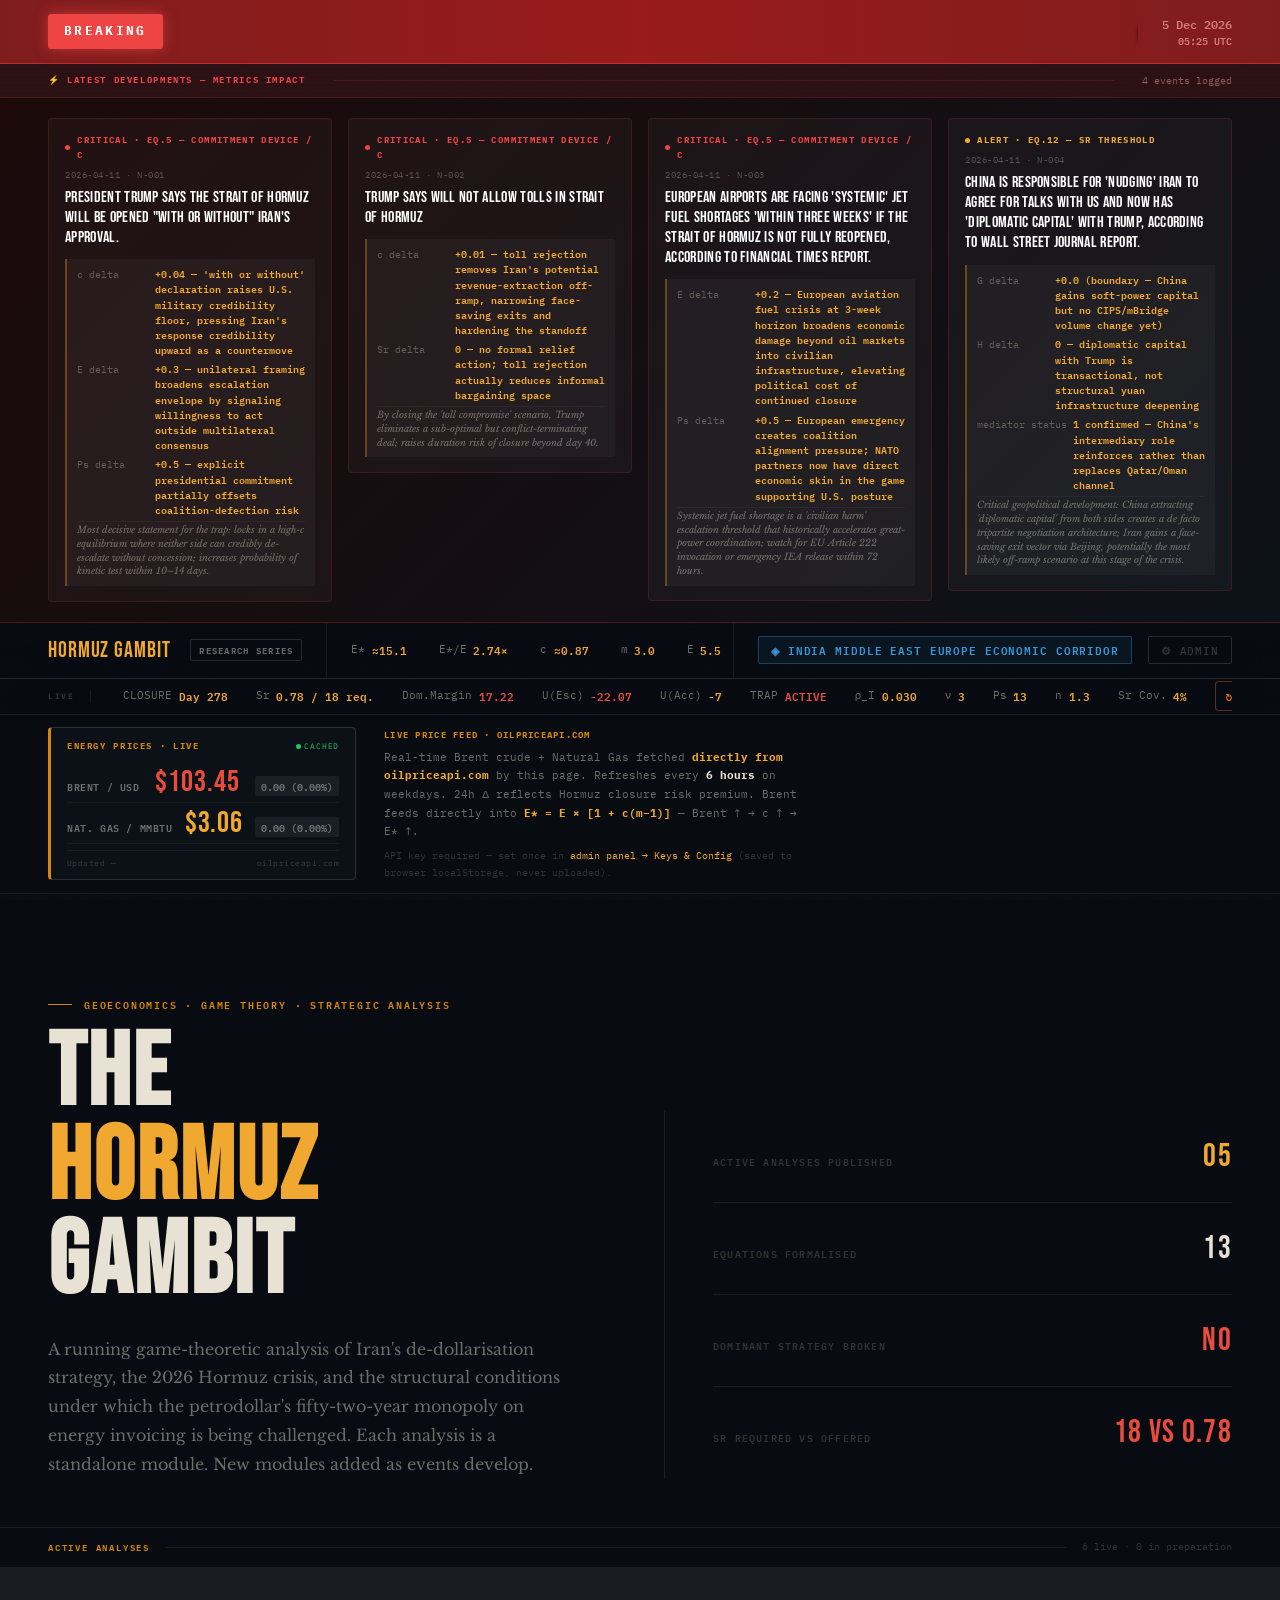
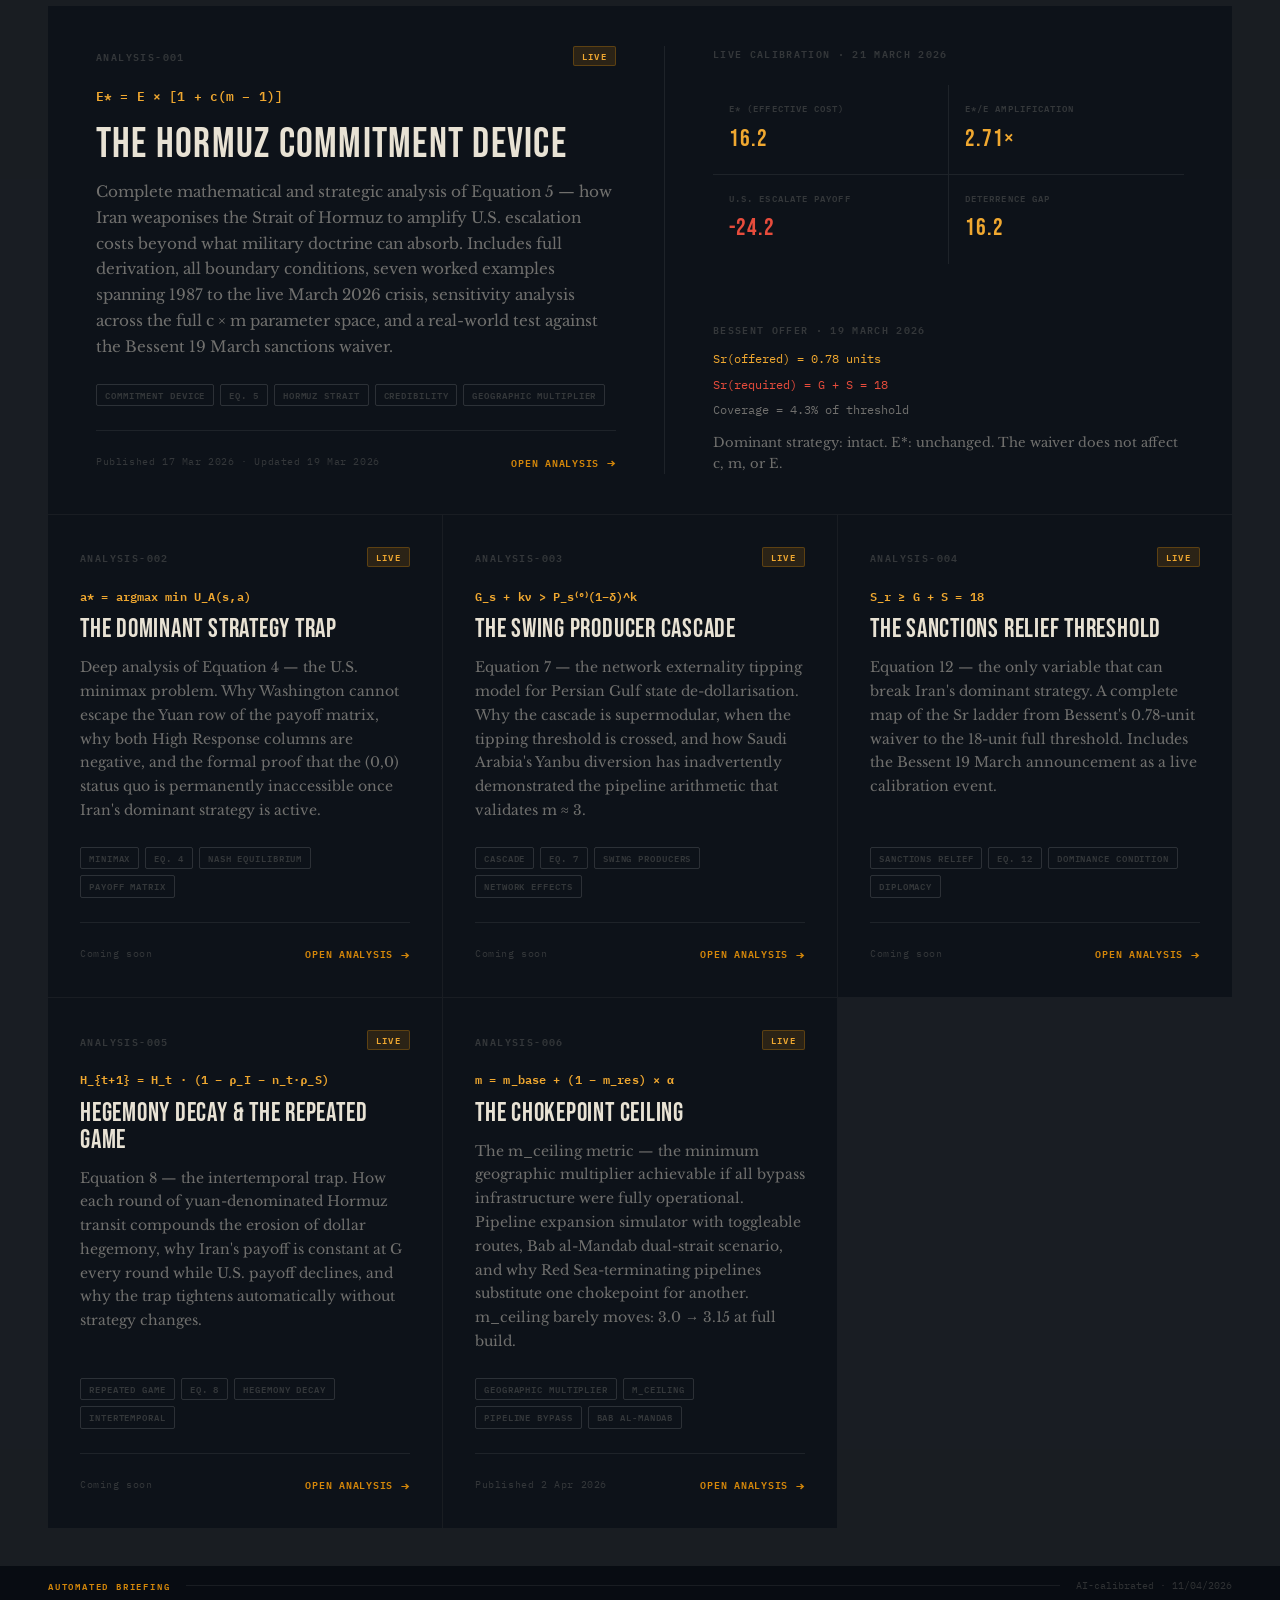
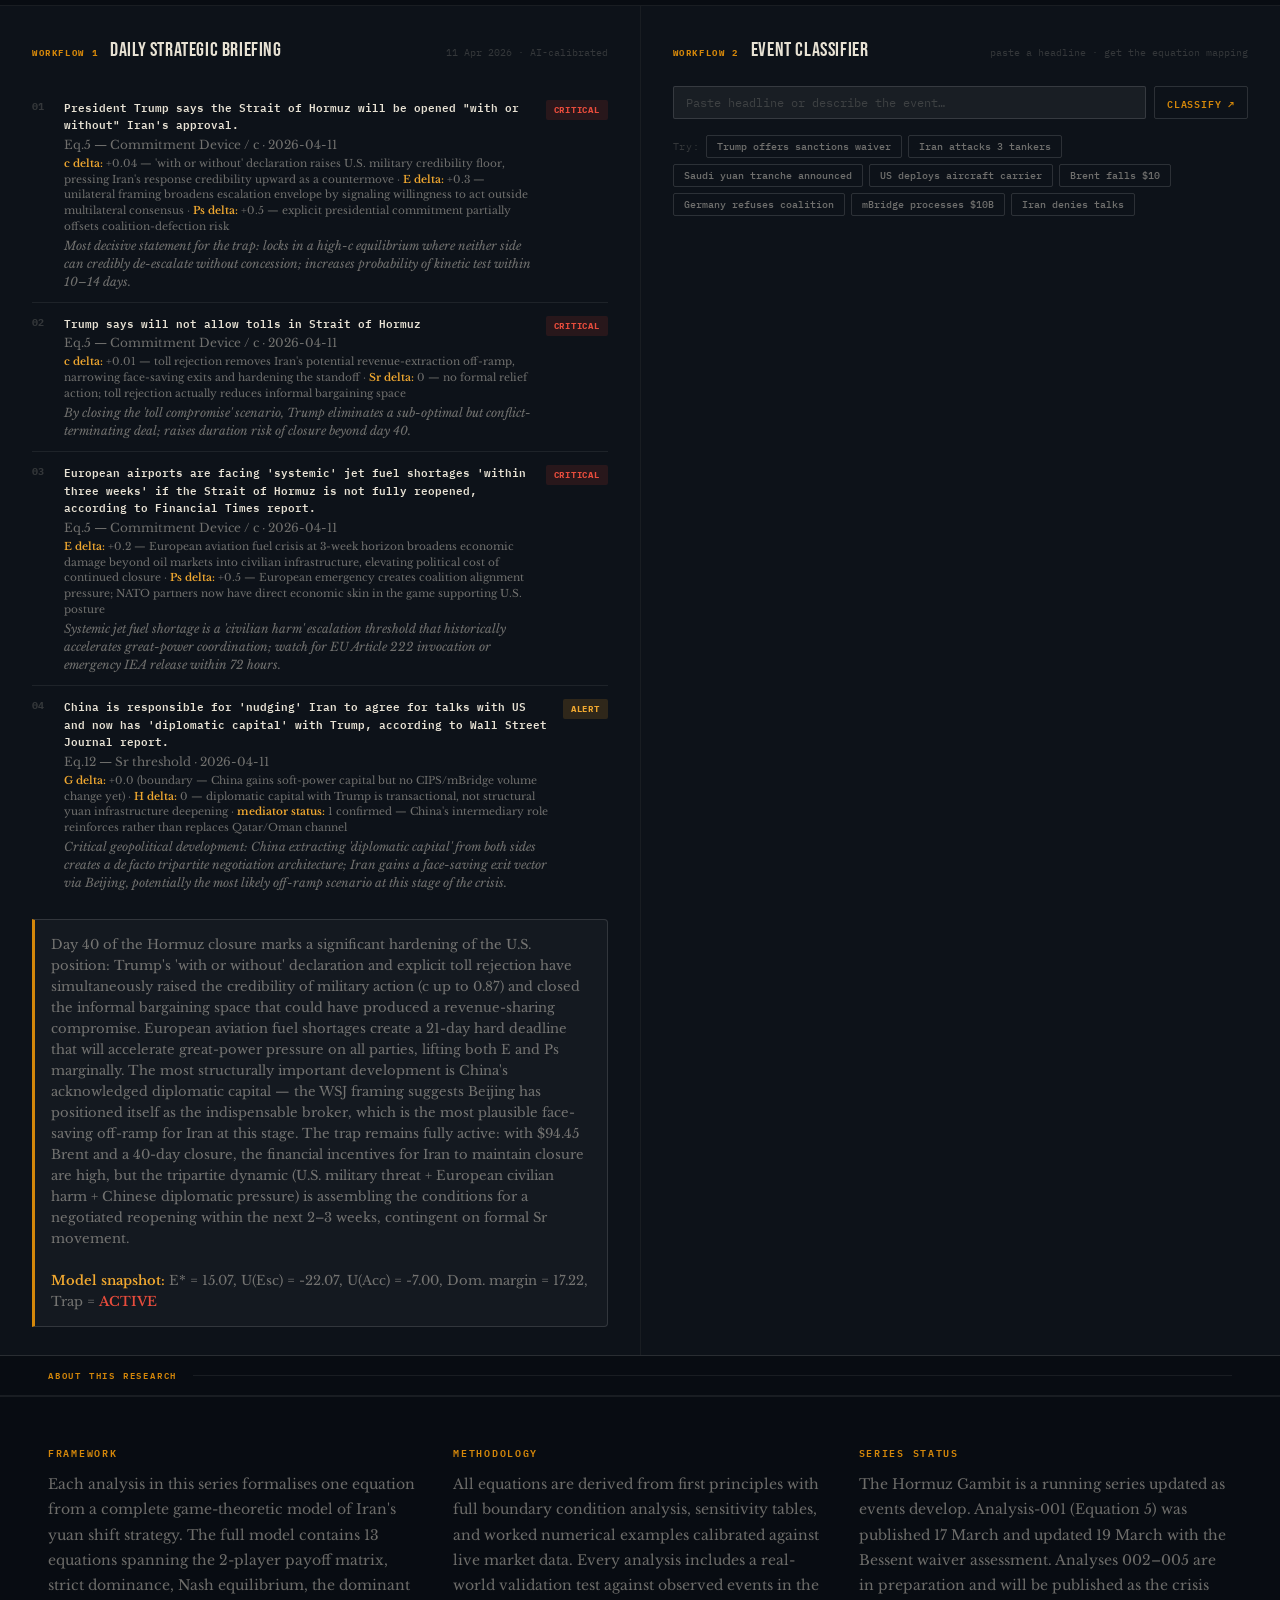
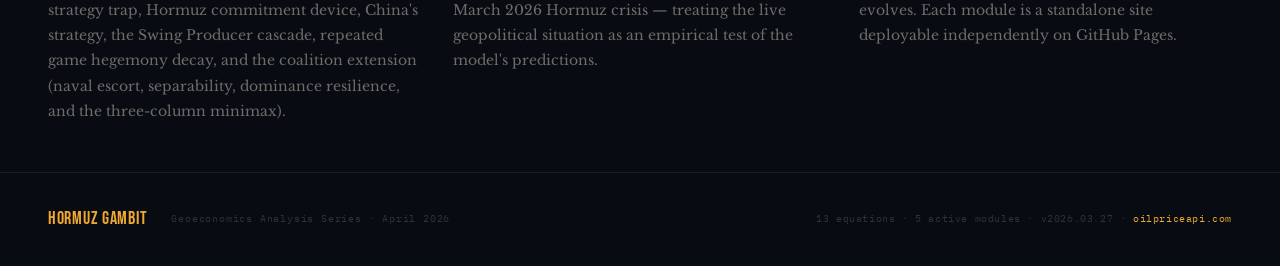
<file: index.html>
﻿<!DOCTYPE html>
<html lang="en">
<head>
<meta charset="UTF-8">
<meta name="viewport" content="width=device-width, initial-scale=1.0">
<meta http-equiv="Cache-Control" content="no-cache, no-store, must-revalidate">
<meta http-equiv="Pragma" content="no-cache">
<meta http-equiv="Expires" content="0">
<title>Hormuz Gambit — Geoeconomics Research · v2026.03.27</title>
<meta name="description" content="Strategic game-theoretic analysis of the 2026 Hormuz crisis, Iran's de-dollarisation, and the collapse of petrodollar hegemony.">
<link rel="preconnect" href="https://fonts.googleapis.com">
<link rel="preconnect" href="https://fonts.gstatic.com" crossorigin>
<link href="https://fonts.googleapis.com/css2?family=Bebas+Neue&family=IBM+Plex+Mono:wght@300;400;500;600&family=Libre+Baskerville:ital,wght@0,400;0,700;1,400&display=swap" rel="stylesheet">
<style>

/* ── RESET & BASE ──────────────────────────────────────────────────── */
*, *::before, *::after { box-sizing: border-box; margin: 0; padding: 0; }

:root {
  --bg:        #080c12;
  --surface:   #0d1219;
  --surface2:  #111820;
  --border:    rgba(255,255,255,0.07);
  --border2:   rgba(255,255,255,0.13);
  --text:      #e8e2d4;
  --muted:     rgba(232,226,212,0.45);
  --faint:     rgba(232,226,212,0.18);
  --amber:     #d4870a;
  --amber-l:   #f0a830;
  --amber-dim: rgba(212,135,10,0.15);
  --red:       #c0392b;
  --red-l:     #e74c3c;
  --red-dim:   rgba(192,57,43,0.12);
  --green:     #1a6b3c;
  --green-l:   #27ae60;
  --green-dim: rgba(39,174,96,0.10);
  --blue:      #1a4a8a;
  --blue-l:    #3498db;
  --blue-dim:  rgba(52,152,219,0.10);
  --mono:      'IBM Plex Mono', monospace;
  --serif:     'Libre Baskerville', Georgia, serif;
  --display:   'Bebas Neue', 'Impact', sans-serif;
}

html { scroll-behavior: smooth; }

body {
  background: var(--bg);
  color: var(--text);
  font-family: var(--mono);
  font-size: 14px;
  line-height: 1.6;
  min-height: 100vh;
  overflow-x: hidden;
}

/* ── NOISE OVERLAY ─────────────────────────────────────────────────── */
body::before {
  content: '';
  position: fixed; inset: 0; z-index: 0;
  background-image: url("data:image/svg+xml,%3Csvg viewBox='0 0 256 256' xmlns='http://www.w3.org/2000/svg'%3E%3Cfilter id='n'%3E%3CfeTurbulence type='fractalNoise' baseFrequency='0.9' numOctaves='4' stitchTiles='stitch'/%3E%3C/filter%3E%3Crect width='100%25' height='100%25' filter='url(%23n)' opacity='0.035'/%3E%3C/svg%3E");
  background-size: 200px;
  pointer-events: none;
  opacity: 0.6;
}

/* ── SCAN LINES ────────────────────────────────────────────────────── */
body::after {
  content: '';
  position: fixed; inset: 0; z-index: 0;
  background: repeating-linear-gradient(
    0deg,
    transparent,
    transparent 2px,
    rgba(0,0,0,0.03) 2px,
    rgba(0,0,0,0.03) 4px
  );
  pointer-events: none;
}

/* all content above overlays */
.wrap { position: relative; z-index: 1; }

/* ── HEADER ────────────────────────────────────────────────────────── */
header {
  border-bottom: 1px solid var(--border2);
  padding: 0 clamp(1.5rem, 4vw, 3rem);
  display: flex; align-items: stretch;
  height: 56px;
  position: sticky; top: 0; z-index: 50;
  background: rgba(8,12,18,0.95);
  backdrop-filter: blur(12px);
}
.h-left {
  display: flex; align-items: center; gap: 1.25rem;
  border-right: 1px solid var(--border);
  padding-right: 1.5rem;
  margin-right: 1.5rem;
}
.h-logo {
  font-family: var(--display);
  font-size: 22px; letter-spacing: 0.04em;
  color: var(--amber-l);
  white-space: nowrap;
}
.h-badge {
  font-size: 9px; font-weight: 600;
  letter-spacing: 0.14em; text-transform: uppercase;
  color: var(--muted);
  border: 1px solid var(--border2);
  padding: 3px 8px; border-radius: 2px;
}
.h-center {
  display: flex; align-items: center; flex: 1;
  font-size: 11px; color: var(--faint);
  gap: 1.5rem;
  min-width: 0; overflow: hidden;
}
.h-ticker {
  display: flex; gap: 2rem; overflow: hidden;
}
.h-tick {
  display: flex; align-items: center; gap: 0.4rem;
  white-space: nowrap;
}
.h-tick-label { color: var(--muted); }
.h-tick-val { color: var(--amber-l); font-weight: 600; }
.h-tick-val.red { color: #e74c3c; }
.h-tick-val.green { color: #27ae60; }
.h-right {
  display: flex; align-items: center; gap: 1rem;
  border-left: 1px solid var(--border);
  padding-left: 1.5rem; margin-left: auto;
}
.h-date { font-size: 11px; color: var(--muted); }
.h-datetime {
  display: flex; flex-direction: column; align-items: flex-end; gap: 0;
  line-height: 1.25;
}
.h-time { font-size: 10px; color: var(--faint); margin-top: 2px; }
.h-admin-btn {
  font-family: var(--mono);
  font-size: 11px; font-weight: 600;
  letter-spacing: 0.08em; text-transform: uppercase;
  color: var(--faint);
  text-decoration: none;
  border: 1px solid var(--border2);
  padding: 4px 12px; border-radius: 2px;
  transition: background 0.2s, border-color 0.2s, color 0.2s;
  white-space: nowrap;
}
.h-admin-btn:hover {
  background: rgba(255,255,255,0.06);
  border-color: rgba(255,255,255,0.25);
  color: var(--text);
}

/* ── SUB-HEADER — live/geopolitical metrics below main header ──────── */
.sub-header {
  border-bottom: 1px solid var(--border);
  padding: 0 clamp(1.5rem, 4vw, 3rem);
  display: flex; align-items: center;
  height: 36px;
  position: sticky; top: 56px; z-index: 49;
  background: rgba(8,12,18,0.92);
  backdrop-filter: blur(8px);
  gap: 2rem;
  overflow: hidden;
}
.sub-header-label {
  font-size: 8px; font-weight: 700;
  letter-spacing: 0.2em; text-transform: uppercase;
  color: var(--faint); white-space: nowrap;
  border-right: 1px solid var(--border);
  padding-right: 1rem; margin-right: 0;
  flex-shrink: 0;
}
.sub-ticker {
  display: flex; gap: 1.75rem; overflow: hidden; flex: 1;
  font-size: 11px;
}

/* ── HERO MASTHEAD ─────────────────────────────────────────────────── */
.masthead {
  padding: clamp(4rem, 8vw, 7rem) clamp(1.5rem, 4vw, 3rem) clamp(2rem, 4vw, 3rem);
  border-bottom: 1px solid var(--border);
  display: grid;
  grid-template-columns: 1fr 1fr;
  gap: 3rem;
  align-items: end;
}
@media (max-width: 800px) { .masthead { grid-template-columns: 1fr; } }

.masthead-left {}
.masthead-kicker {
  font-size: 10px; font-weight: 600;
  letter-spacing: 0.18em; text-transform: uppercase;
  color: var(--amber); margin-bottom: 1rem;
  display: flex; align-items: center; gap: 0.75rem;
}
.masthead-kicker::before {
  content: '';
  display: inline-block; width: 24px; height: 1px;
  background: var(--amber);
}
.masthead-title {
  font-family: var(--display);
  font-size: clamp(3.5rem, 8vw, 7rem);
  line-height: 0.92;
  letter-spacing: 0.02em;
  color: var(--text);
  margin-bottom: 1.5rem;
}
.masthead-title em {
  font-style: normal;
  color: var(--amber-l);
}
.masthead-desc {
  font-family: var(--serif);
  font-size: 1rem; line-height: 1.8;
  color: var(--muted);
  max-width: 520px;
}

.masthead-right {
  display: flex; flex-direction: column; gap: 0;
  border-left: 1px solid var(--border);
  padding-left: 3rem;
}
@media (max-width: 800px) {
  .masthead-right { border-left: none; border-top: 1px solid var(--border); padding-left: 0; padding-top: 2rem; }
}
.mast-stat {
  padding: 1.25rem 0;
  border-bottom: 1px solid var(--border);
  display: grid; grid-template-columns: 1fr auto;
  align-items: baseline; gap: 1rem;
}
.mast-stat:last-child { border-bottom: none; }
.mast-stat-label {
  font-size: 10px; font-weight: 600;
  letter-spacing: 0.12em; text-transform: uppercase;
  color: var(--faint);
}
.mast-stat-val {
  font-family: var(--display);
  font-size: 2rem; letter-spacing: 0.04em;
  color: var(--amber-l);
}
.mast-stat-val.danger { color: #e74c3c; }
.mast-stat-val.neutral { color: var(--text); }

/* ── SECTION LABEL ─────────────────────────────────────────────────── */
.section-bar {
  padding: 0 clamp(1.5rem, 4vw, 3rem);
  height: 40px; display: flex; align-items: center;
  border-bottom: 1px solid var(--border);
  gap: 1rem;
}
.section-bar-label {
  font-size: 9px; font-weight: 600;
  letter-spacing: 0.2em; text-transform: uppercase;
  color: var(--amber);
}
.section-bar-line {
  flex: 1; height: 1px;
  background: var(--border);
}
.section-bar-count {
  font-size: 10px; color: var(--faint);
}

/* ── ANALYSIS GRID ─────────────────────────────────────────────────── */
.analyses {
  padding: clamp(1.5rem, 3vw, 2.5rem) clamp(1.5rem, 4vw, 3rem);
  display: grid;
  grid-template-columns: repeat(auto-fill, minmax(340px, 1fr));
  gap: 1px;
  background: var(--border);
}

/* ── ANALYSIS CARD ─────────────────────────────────────────────────── */
.card {
  background: var(--surface);
  padding: 2rem;
  display: flex; flex-direction: column;
  gap: 0;
  transition: background 0.2s;
  text-decoration: none;
  color: inherit;
  cursor: pointer;
  position: relative;
  overflow: hidden;
}
.card::before {
  content: '';
  position: absolute; top: 0; left: 0; right: 0;
  height: 2px;
  background: var(--card-accent, var(--border2));
  transform: scaleX(0);
  transform-origin: left;
  transition: transform 0.3s cubic-bezier(0.4,0,0.2,1);
}
.card:hover { background: var(--surface2); }
.card:hover::before { transform: scaleX(1); }

/* accent colours per status */
.card.live { --card-accent: var(--amber-l); }
.card.active { --card-accent: var(--red-l); }
.card.complete { --card-accent: var(--green-l); }
.card.coming { --card-accent: var(--border2); }

.card-meta {
  display: flex; align-items: center; gap: 0.75rem;
  margin-bottom: 1.25rem;
}
.card-id {
  font-size: 10px; font-weight: 600;
  letter-spacing: 0.14em; color: var(--faint);
}
.card-status {
  font-size: 9px; font-weight: 600;
  letter-spacing: 0.14em; text-transform: uppercase;
  padding: 2px 8px; border-radius: 2px;
  margin-left: auto;
}
.card.live    .card-status { background: var(--amber-dim); color: var(--amber-l); border: 1px solid rgba(212,135,10,0.3); }
.card.active  .card-status { background: var(--red-dim);   color: var(--red-l);   border: 1px solid rgba(192,57,43,0.3); }
.card.complete .card-status { background: var(--green-dim); color: var(--green-l); border: 1px solid rgba(39,174,96,0.3); }
.card.coming  .card-status { background: transparent;      color: var(--faint);   border: 1px solid var(--border); }

.card-eq {
  font-family: var(--mono); font-size: 11.5px; font-weight: 600;
  color: var(--amber-l); margin-bottom: 0.75rem;
  letter-spacing: 0.01em;
  white-space: nowrap; overflow: hidden; text-overflow: ellipsis;
}
.card.coming .card-eq { color: var(--faint); }

.card-title {
  font-family: var(--display);
  font-size: 1.6rem; line-height: 1.05;
  letter-spacing: 0.03em; color: var(--text);
  margin-bottom: 0.75rem;
}
.card.coming .card-title { color: var(--muted); }

.card-desc {
  font-family: var(--serif);
  font-size: 0.875rem; line-height: 1.7;
  color: var(--muted); flex: 1;
  margin-bottom: 1.5rem;
}

.card-tags {
  display: flex; flex-wrap: wrap; gap: 6px;
  margin-bottom: 1.5rem;
}
.tag {
  font-size: 9px; font-weight: 600; letter-spacing: 0.1em;
  text-transform: uppercase; padding: 3px 8px;
  border: 1px solid var(--border2); color: var(--faint);
  border-radius: 2px;
}

.card-footer {
  display: flex; align-items: center; justify-content: space-between;
  padding-top: 1.25rem;
  border-top: 1px solid var(--border);
  font-size: 10px; color: var(--faint);
}
.card-date { letter-spacing: 0.06em; }
.card-cta {
  display: flex; align-items: center; gap: 0.5rem;
  font-weight: 600; letter-spacing: 0.08em;
  color: var(--amber); text-transform: uppercase;
  font-size: 9.5px;
  transition: gap 0.2s, color 0.2s;
}
.card:hover .card-cta { gap: 0.75rem; color: var(--amber-l); }
.card.coming .card-cta { color: var(--faint); pointer-events: none; }
.card-arrow { font-size: 14px; }

/* featured card — spans 2 columns */
.card.featured {
  grid-column: 1 / -1;
  display: grid;
  grid-template-columns: 1fr 1fr;
  gap: 3rem;
  padding: 2.5rem 3rem;
}
@media (max-width: 700px) {
  .card.featured { grid-template-columns: 1fr; }
}
.card.featured .card-left {}
.card.featured .card-right {
  border-left: 1px solid var(--border);
  padding-left: 3rem;
  display: flex; flex-direction: column; justify-content: space-between;
}
@media (max-width: 700px) {
  .card.featured .card-right { border-left: none; border-top: 1px solid var(--border); padding-left: 0; padding-top: 2rem; }
}
.card.featured .card-title { font-size: 2.6rem; }
.card.featured .card-eq { font-size: 13px; margin-bottom: 1rem; }
.card.featured .card-desc { font-size: 0.95rem; }

.feature-stats {
  display: grid; grid-template-columns: 1fr 1fr;
  gap: 1px; background: var(--border);
  margin-top: 1.5rem;
}
.fstat {
  background: var(--surface);
  padding: 1rem;
}
.card:hover .fstat { background: var(--surface2); }
.fstat-label {
  font-size: 9px; font-weight: 600; letter-spacing: 0.12em;
  text-transform: uppercase; color: var(--faint); margin-bottom: 4px;
}
.fstat-val {
  font-family: var(--display); font-size: 1.5rem;
  color: var(--amber-l); letter-spacing: 0.04em;
}
.fstat-val.danger { color: var(--red-l); }

/* ── COMING SOON PLACEHOLDER ───────────────────────────────────────── */
.card-placeholder {
  display: flex; align-items: center; justify-content: center;
  min-height: 200px; flex: 1;
  border: 1px dashed var(--border2); border-radius: 2px;
  color: var(--faint); font-size: 11px;
  letter-spacing: 0.1em; text-transform: uppercase;
  margin-bottom: 1.5rem;
}

/* ── ABOUT STRIP ───────────────────────────────────────────────────── */
.about-strip {
  padding: clamp(2rem, 4vw, 3rem) clamp(1.5rem, 4vw, 3rem);
  border-top: 1px solid var(--border);
  display: grid; grid-template-columns: 1fr 1fr 1fr;
  gap: 2rem;
}
@media (max-width: 700px) { .about-strip { grid-template-columns: 1fr; } }

.about-col {}
.about-heading {
  font-size: 9.5px; font-weight: 600;
  letter-spacing: 0.18em; text-transform: uppercase;
  color: var(--amber); margin-bottom: 0.75rem;
}
.about-text {
  font-family: var(--serif);
  font-size: 0.875rem; color: var(--muted); line-height: 1.8;
}

/* ── FOOTER ────────────────────────────────────────────────────────── */
footer {
  border-top: 1px solid var(--border);
  padding: 2rem clamp(1.5rem, 4vw, 3rem);
  display: flex; align-items: center; flex-wrap: wrap; gap: 1.5rem;
}
.footer-logo {
  font-family: var(--display); font-size: 18px;
  color: var(--amber-l); letter-spacing: 0.04em;
}
.footer-meta {
  font-size: 10px; color: var(--faint);
  letter-spacing: 0.08em;
}
.footer-right {
  margin-left: auto; font-size: 10px; color: var(--faint);
  letter-spacing: 0.06em;
}

/* ── RESEARCH ARTICLES LINK ────────────────────────────────────────── */
.h-research-link {
  font-family: var(--mono);
  font-size: 11px; font-weight: 600;
  letter-spacing: 0.08em; text-transform: uppercase;
  color: var(--amber-l);
  text-decoration: none;
  border: 1px solid rgba(212,135,10,0.35);
  padding: 4px 12px; border-radius: 2px;
  transition: background 0.2s, border-color 0.2s, color 0.2s;
  white-space: nowrap;
}
.h-research-link:hover {
  background: rgba(212,135,10,0.12);
  border-color: var(--amber-l);
  color: #fff;
}

/* ── BREAKING BANNER ───────────────────────────────────────────────── */
.breaking-banner {
  background: linear-gradient(90deg, #7f1d1d 0%, #991b1b 50%, #7f1d1d 100%);
  border-bottom: 1px solid rgba(239,68,68,0.5);
  padding: 0 clamp(1.5rem, 4vw, 3rem);
  display: flex; align-items: center; gap: 1.5rem;
  height: 64px; position: relative; z-index: 101;
}
.bb-badge {
  font-family: var(--mono); font-size: 13px; font-weight: 700;
  letter-spacing: 0.18em; text-transform: uppercase;
  background: #ef4444; color: #fff;
  padding: 7px 16px; border-radius: 3px; white-space: nowrap;
  animation: bb-pulse 2.5s ease-in-out infinite;
  box-shadow: 0 0 14px rgba(239,68,68,0.6);
}
@keyframes bb-pulse { 0%,100%{opacity:1;transform:scale(1)} 50%{opacity:0.85;transform:scale(1.02)} }
.bb-scroll {
  flex: 1; overflow: hidden; position: relative;
  height: 100%;
  display: flex;
  align-items: center;
}
.bb-text {
  font-family: var(--mono); font-size: 19px; font-weight: 700;
  color: #fca5a5;
  white-space: nowrap;
  animation: bb-scroll 450s linear infinite;
  display: inline-block;
  padding-left: 100%;
  text-shadow: 0 1px 4px rgba(0,0,0,0.6);
  letter-spacing: 0.03em;
}
@keyframes bb-scroll {
  0%   { transform: translateX(0); }
  100% { transform: translateX(-100%); }
}
.bb-separator {
  color: rgba(252,165,165,0.4);
  margin: 0 1.5rem;
  font-size: 16px;
}
.bb-time {
  font-family: var(--mono); font-size: 12px; color: rgba(252,165,165,0.7);
  white-space: nowrap;
  font-weight: 600;
}

/* ── ALERT CARD — news with metrics impact ─────────────────────────── */
.alert-card {
  margin: 0; padding: 1.25rem clamp(1.5rem,4vw,3rem);
  background: linear-gradient(135deg, #1c0a0a 0%, #0d1219 100%);
  border-bottom: 1px solid rgba(239,68,68,0.25);
  display: grid;
  grid-template-columns: repeat(auto-fill, minmax(280px, 1fr));
  gap: 1rem;
  align-items: start;  /* cards align to top, no stretching between rows */
}
@media (max-width:768px){ .alert-card { grid-template-columns: 1fr; } }

.ac-item {
  display: flex; flex-direction: column; gap: .35rem;
  background: rgba(255,255,255,.03);
  border: 1px solid rgba(239,68,68,.15);
  border-radius: 4px;
  padding: .9rem 1rem;
  overflow: hidden;     /* clips any overflow */
  min-width: 0;         /* allows flex children to shrink below content size */
}
.ac-tag {
  font-family: var(--mono); font-size: 9px; font-weight: 700;
  letter-spacing: .15em; text-transform: uppercase;
  display: flex; align-items: center; gap: .45rem;
  flex-shrink: 0;
}
.ac-tag::before {
  content: ''; width: 5px; height: 5px; border-radius: 50%;
  background: currentColor; flex-shrink: 0;
}
.ac-tag.red { color: #ef4444; }
.ac-tag.amber { color: var(--amber-l); }
.ac-tag.green { color: #22c55e; }
.ac-date {
  font-family: var(--mono); font-size: 9px; color: rgba(255,255,255,.25);
  letter-spacing: .06em; flex-shrink: 0;
}
.ac-title {
  font-family: var(--display); font-size: 1rem; letter-spacing: .02em;
  color: #fff; line-height: 1.25;
  word-break: break-word; overflow-wrap: break-word;
}
.ac-body {
  font-family: var(--serif); font-size: .78rem; color: rgba(255,255,255,.5);
  line-height: 1.55; word-break: break-word;
}
.ac-eq {
  font-family: var(--mono); font-size: 10px; font-weight: 600;
  color: var(--amber-l);
  word-break: break-word; overflow-wrap: break-word;
}
.ac-metrics {
  margin-top: .35rem; padding: .45rem .6rem;
  background: rgba(255,255,255,.04);
  border-left: 2px solid rgba(212,135,10,.4);
  border-radius: 0 2px 2px 0;
  display: flex; flex-direction: column; gap: 4px;
  overflow: hidden; min-width: 0;
}
.ac-metric-row {
  font-family: var(--mono); font-size: 9.5px;
  display: flex; gap: .4rem; align-items: baseline;
  min-width: 0;
}
.ac-metric-key {
  color: rgba(232,226,212,.32);
  min-width: 72px; max-width: 90px;
  flex-shrink: 0;
  white-space: nowrap; overflow: hidden; text-overflow: ellipsis;
}
.ac-metric-val {
  color: var(--amber-l); font-weight: 600;
  flex: 1; min-width: 0;
  word-break: break-word; overflow-wrap: break-word;
  white-space: normal;
}
.ac-metric-note-row {
  font-family: var(--serif); font-size: 9.5px;
  color: rgba(232,226,212,.42); font-style: italic;
  line-height: 1.45;
  word-break: break-word; overflow-wrap: break-word;
  padding-top: 2px;
  border-top: 1px solid rgba(255,255,255,.04);
}
/* alert section header bar */
.alert-section-bar {
  padding: 0 clamp(1.5rem,4vw,3rem);
  height: 34px; display: flex; align-items: center; gap: 1rem;
  background: rgba(127,29,29,.3);
  border-bottom: 1px solid rgba(239,68,68,.18);
}
.alert-section-label {
  font-family: var(--mono); font-size: 9px; font-weight: 700;
  letter-spacing: .18em; text-transform: uppercase; color: #ef4444;
  white-space: nowrap;
}
.alert-section-count {
  font-family: var(--mono); font-size: 10px; color: rgba(252,165,165,.5);
  white-space: nowrap;
}

/* ── AUTOMATED BRIEFING ────────────────────────────────────────────── */
.briefing-wrap {
  display: grid;
  grid-template-columns: minmax(0,1fr) minmax(0,1fr);
  gap: 1px;
  background: var(--border);
  border-bottom: 1px solid var(--border);
}
@media (max-width: 800px) { .briefing-wrap { grid-template-columns: 1fr; } }

.brief-panel {
  background: var(--surface);
  padding: 1.75rem 2rem;
  display: flex; flex-direction: column; gap: 1rem;
}

.brief-panel-head {
  display: flex; align-items: baseline; gap: .75rem;
  flex-wrap: wrap; margin-bottom: .25rem;
}
.brief-panel-id {
  font-family: var(--mono); font-size: 9px; font-weight: 700;
  letter-spacing: .18em; text-transform: uppercase;
  color: var(--amber); white-space: nowrap;
}
.brief-panel-title {
  font-family: var(--display); font-size: 1.25rem;
  letter-spacing: .03em; color: var(--text);
}
.brief-panel-subtitle {
  font-family: var(--mono); font-size: 10px;
  color: var(--faint); margin-left: auto;
}
.brief-refresh {
  font-family: var(--mono); font-size: 10px; font-weight: 600;
  letter-spacing: .08em; text-transform: uppercase;
  background: transparent; border: 1px solid var(--border2);
  color: var(--amber); padding: 4px 12px; border-radius: 2px;
  cursor: pointer; transition: background .2s, color .2s;
  white-space: nowrap;
}
.brief-refresh:hover { background: rgba(212,135,10,.12); color: var(--amber-l); }

/* w1 rows */
.brief-rows { display: flex; flex-direction: column; gap: 0; }
.brief-row {
  display: grid;
  grid-template-columns: 22px 1fr auto;
  align-items: start; gap: .6rem;
  padding: .7rem 0;
  border-bottom: 1px solid var(--border);
}
.brief-row:last-child { border-bottom: none; }
.br-num {
  font-family: var(--mono); font-size: 10px; font-weight: 700;
  color: var(--faint); padding-top: 1px;
}
.br-body {}
.br-action {
  font-family: var(--mono); font-size: 11px; font-weight: 600;
  color: var(--text); margin-bottom: 3px;
}
.br-learn {
  font-family: var(--serif); font-size: 12px;
  color: var(--muted); line-height: 1.5;
}
.br-badge {
  font-family: var(--mono); font-size: 9px; font-weight: 700;
  padding: 3px 8px; border-radius: 2px; white-space: nowrap;
  letter-spacing: .08em; text-transform: uppercase;
  align-self: start; margin-top: 2px;
}
.br-badge.ok    { background: rgba(39,174,96,.15);  color: #27ae60; }
.br-badge.warn  { background: rgba(239,159,39,.15); color: var(--amber-l); }
.br-badge.alert { background: rgba(192,57,43,.15);  color: #e74c3c; }
.br-badge.neu   { background: rgba(95,94,90,.15);   color: var(--muted); }

.brief-verdict {
  background: rgba(255,255,255,.03);
  border: 1px solid var(--border2);
  border-left: 3px solid var(--amber);
  padding: .875rem 1rem;
  font-family: var(--serif); font-size: .82rem;
  color: var(--muted); line-height: 1.6;
  border-radius: 0 4px 4px 0;
}
.brief-verdict strong { color: var(--amber-l); font-weight: 600; }

/* w2 classifier */
.w2-input-row {
  display: flex; gap: 8px;
}
.w2-input-row input {
  flex: 1; background: rgba(255,255,255,.05);
  border: 1px solid var(--border2); color: var(--text);
  font-family: var(--mono); font-size: 12px;
  padding: 8px 12px; border-radius: 2px; outline: none;
}
.w2-input-row input::placeholder { color: var(--faint); }
.w2-input-row input:focus { border-color: var(--amber); }

.w2-examples {
  display: flex; flex-wrap: wrap; gap: 6px; align-items: center;
}
.w2-ex-label {
  font-family: var(--mono); font-size: 10px;
  color: var(--faint); letter-spacing: .08em;
}
.w2-chip {
  font-family: var(--mono); font-size: 10px; font-weight: 500;
  background: transparent; border: 1px solid var(--border2);
  color: var(--muted); padding: 4px 10px; border-radius: 2px;
  cursor: pointer; transition: background .15s, color .15s, border-color .15s;
}
.w2-chip:hover { background: rgba(255,255,255,.06); color: var(--text); border-color: var(--amber); }

.w2-result {
  background: rgba(255,255,255,.03);
  border: 1px solid var(--border);
  border-radius: 4px; overflow: hidden;
}
.w2-eq-header {
  display: flex; align-items: center; gap: .75rem;
  padding: .875rem 1rem;
  border-bottom: 1px solid var(--border);
}
.w2-eq-num {
  font-family: var(--display); font-size: 1.6rem;
  letter-spacing: .04em; line-height: 1;
}
.w2-eq-title {
  font-family: var(--mono); font-size: 11px; font-weight: 600;
  color: var(--text); letter-spacing: .04em;
}
.w2-eq-formula {
  font-family: var(--mono); font-size: 10px;
  color: var(--faint); margin-top: 2px;
}
.w2-body { padding: .875rem 1rem; }
.w2-param-row {
  display: flex; justify-content: space-between;
  align-items: baseline; gap: .75rem;
  padding: .45rem 0;
  border-bottom: 1px solid rgba(255,255,255,.04);
  font-size: 12px;
}
.w2-param-row:last-child { border-bottom: none; }
.w2-param-name { font-family: var(--mono); color: var(--muted); }
.w2-param-val  { font-family: var(--mono); font-weight: 600; color: var(--amber-l); }
.w2-param-note { font-family: var(--serif); color: var(--faint); font-size: 11px; flex: 1; text-align: right; }
.w2-analysis {
  margin-top: .75rem; padding-top: .75rem;
  border-top: 1px solid var(--border);
  font-family: var(--serif); font-size: .82rem;
  color: var(--muted); line-height: 1.6;
}
.w2-link {
  display: inline-block; margin-top: .5rem;
  font-family: var(--mono); font-size: 10px; font-weight: 600;
  letter-spacing: .08em; text-transform: uppercase;
  color: var(--amber); text-decoration: none;
  border-bottom: 1px solid rgba(212,135,10,.3);
}
.w2-link:hover { color: var(--amber-l); border-color: var(--amber-l); }

.brent-live-dot {
  display: inline-block; width: 6px; height: 6px; border-radius: 50%;
  background: #22c55e; margin-right: 4px; vertical-align: middle;
  animation: bb-pulse 1.5s ease-in-out infinite;
}

/* ── BRENT WIDGET CONTAINER ─────────────────────────────────────────── */
.brent-widget-wrap {
  display: flex; align-items: center; gap: 0.6rem;
}
.brent-change {
  font-size: 10px; font-weight: 600;
  letter-spacing: 0.05em;
  padding: 1px 5px; border-radius: 2px;
  white-space: nowrap;
}
.brent-change.pos { color: #22c55e; background: rgba(34,197,94,0.12); }
.brent-change.neg { color: #ef4444; background: rgba(239,68,68,0.12); }
.brent-change.neu { color: var(--muted); background: rgba(255,255,255,0.06); }
.brent-source {
  font-size: 8px; letter-spacing: 0.08em; color: var(--faint);
  text-transform: uppercase; white-space: nowrap;
}

/* ── OILPRICEAPI OFFICIAL WIDGET STYLES ─────────────────────────────── */
/* Follows the oilpriceapi.com price-widget-generator framework          */
/* Container: #oil-price-widget  ·  Items: .price-item                  */
#oil-price-widget {
  background: rgba(13,18,25,0.95);
  border: 1px solid var(--border2);
  border-left: 3px solid var(--amber);
  border-radius: 4px;
  padding: 0.7rem 1rem 0.6rem;
  min-width: 230px;
  display: flex; flex-direction: column; gap: 0;
}
#oil-price-widget .widget-header {
  display: flex; align-items: center; justify-content: space-between;
  margin-bottom: 0.5rem;
}
#oil-price-widget .widget-title {
  font-family: var(--mono); font-size: 9px; font-weight: 700;
  letter-spacing: 0.18em; text-transform: uppercase; color: var(--amber);
}
#oil-price-widget .widget-live {
  font-family: var(--mono); font-size: 8px; letter-spacing: 0.1em;
  text-transform: uppercase; color: #22c55e;
  display: flex; align-items: center; gap: 3px;
}
#oil-price-widget .widget-live::before {
  content: ''; display: inline-block; width: 5px; height: 5px;
  border-radius: 50%; background: #22c55e;
  animation: bb-pulse 1.5s ease-in-out infinite;
}
#oil-price-widget .price-item {
  display: flex; align-items: baseline; justify-content: space-between;
  gap: 0.75rem; padding: 0.3rem 0;
  border-bottom: 1px solid rgba(255,255,255,0.04);
}
#oil-price-widget .price-item:last-of-type { border-bottom: none; }
#oil-price-widget .commodity {
  font-family: var(--mono); font-size: 10px; font-weight: 600;
  letter-spacing: 0.06em; text-transform: uppercase;
  color: var(--muted); white-space: nowrap;
}
#oil-price-widget .price {
  font-family: var(--display); font-size: 1.9rem; letter-spacing: 0.03em;
  line-height: 1; color: var(--amber-l); white-space: nowrap;
}
#oil-price-widget .price.danger { color: #e74c3c; }
#oil-price-widget .price.loading { color: var(--faint); font-size: 1.1rem; font-family: var(--mono); }
#oil-price-widget .change {
  font-family: var(--mono); font-size: 10px; font-weight: 600;
  padding: 2px 6px; border-radius: 2px; white-space: nowrap;
}
#oil-price-widget .change.up   { color: #22c55e; background: rgba(34,197,94,0.12); }
#oil-price-widget .change.down { color: #ef4444; background: rgba(239,68,68,0.12); }
#oil-price-widget .change.flat { color: var(--muted); background: rgba(255,255,255,0.06); }
#oil-price-widget .widget-footer {
  margin-top: 0.4rem; padding-top: 0.35rem;
  border-top: 1px solid rgba(255,255,255,0.05);
  font-family: var(--mono); font-size: 8px;
  color: rgba(232,226,212,0.22); letter-spacing: 0.06em;
  display: flex; justify-content: space-between; gap: 0.5rem;
}

@keyframes fadeIn { from{opacity:0;transform:translateY(16px)} to{opacity:1;transform:none} }
.masthead-kicker { animation: fadeIn 0.6s 0.1s both; }
.masthead-title  { animation: fadeIn 0.6s 0.2s both; }
.masthead-desc   { animation: fadeIn 0.6s 0.3s both; }
.masthead-right  { animation: fadeIn 0.6s 0.4s both; }
.card { animation: fadeIn 0.5s both; }
.card:nth-child(1) { animation-delay: 0.35s; }
.card:nth-child(2) { animation-delay: 0.42s; }
.card:nth-child(3) { animation-delay: 0.49s; }
.card:nth-child(4) { animation-delay: 0.56s; }
.card:nth-child(5) { animation-delay: 0.63s; }
.card:nth-child(6) { animation-delay: 0.70s; }


</style>
</head>
<body>
<div class="wrap">

<!-- BREAKING BANNER -->
<div class="breaking-banner">
  <span class="bb-badge">Breaking</span>
  <div class="bb-scroll">
    <span class="bb-text" id="bb-text">
      Loading latest intelligence…
    </span>
  </div>
  <div style="display:flex;flex-direction:column;align-items:flex-end;gap:0;line-height:1.25;">
    <span style="font-family:var(--mono);font-size:12px;color:rgba(252,165,165,0.7);white-space:nowrap;font-weight:600;" id="bb-date">02 Apr 2026</span>
    <span class="bb-time" id="bb-time" style="font-size:10px;margin-top:2px;">23:19 UTC</span>
  </div>
</div>

<!-- ALERT SECTION BAR -->
<div class="alert-section-bar">
  <span class="alert-section-label">⚡ Latest Developments — Metrics Impact</span>
  <span class="alert-section-line" style="flex:1;height:1px;background:rgba(239,68,68,.15);margin:0 .75rem;"></span>
  <span class="alert-section-count" id="alert-count">loading…</span>
</div>

<!-- ALERT CARDS — dynamically rendered from params.json news array -->
<div class="alert-card" id="alert-card-container">
  <!-- injected by JS from params.json news[] -->
</div>

<!-- HEADER — params.json metrics only -->
<header>
  <div class="h-left">
    <div class="h-logo">HORMUZ GAMBIT</div>
    <div class="h-badge">Research Series</div>
  </div>
  <div class="h-center">
    <div class="h-ticker">
      <div class="h-tick"><span class="h-tick-label">E*</span><span class="h-tick-val" id="tick-estar">≈13.7</span></div>
      <div class="h-tick"><span class="h-tick-label">E*/E</span><span class="h-tick-val" id="tick-eratio">2.74×</span></div>
      <div class="h-tick"><span class="h-tick-label">c</span><span class="h-tick-val" id="tick-c">≈0.87</span></div>
      <div class="h-tick"><span class="h-tick-label">m</span><span class="h-tick-val" id="tick-m">3.0</span></div>
      <div class="h-tick"><span class="h-tick-label">E</span><span class="h-tick-val" id="tick-e">5</span></div>
      <div class="h-tick"><span class="h-tick-label">H</span><span class="h-tick-val" id="tick-h">7</span></div>
      <div class="h-tick"><span class="h-tick-label">G</span><span class="h-tick-val" id="tick-g">8</span></div>
      <div class="h-tick"><span class="h-tick-label">S</span><span class="h-tick-val" id="tick-s">10</span></div>
      <div class="h-tick"><span class="h-tick-label">k</span><span class="h-tick-val" id="tick-k">1.3</span></div>
    </div>
  </div>
  <div class="h-right">
    <a href="hormuz_gambit_viz.html" class="h-research-link" style="background:rgba(52,152,219,0.07);border-color:rgba(52,152,219,0.35);color:var(--blue-l);" title="Indian Middle East Europe Corridor — Pipeline Assessment">
      ◈ India Middle East Europe Economic Corridor
    </a>
    <a href="admin.html" class="h-admin-btn" title="Admin Panel — API Keys &amp; Configuration">
      ⚙ Admin
    </a>
  </div>
</header>

<!-- SUB-HEADER — live / geopolitical metrics (not from params.json) -->
<div class="sub-header">
  <span class="sub-header-label">Live</span>
  <div class="sub-ticker">
    <div class="h-tick"><span class="h-tick-label">CLOSURE</span><span class="h-tick-val" id="closure-days">Day —</span></div>
    <div class="h-tick"><span class="h-tick-label">Sr</span><span class="h-tick-val" id="tick-sr">0.78 / 18 req.</span></div>
    <div class="h-tick"><span class="h-tick-label">Dom.Margin</span><span class="h-tick-val red" id="tick-dommargin">17.22</span></div>
    <div class="h-tick"><span class="h-tick-label">U(Esc)</span><span class="h-tick-val red" id="tick-uesc">−20.7</span></div>
    <div class="h-tick"><span class="h-tick-label">U(Acc)</span><span class="h-tick-val" id="tick-uacc">−7</span></div>
    <div class="h-tick"><span class="h-tick-label">TRAP</span><span class="h-tick-val red" id="tick-trap">ACTIVE</span></div>
    <div class="h-tick"><span class="h-tick-label">ρ_I</span><span class="h-tick-val" id="tick-rhoi">0.030</span></div>
    <div class="h-tick"><span class="h-tick-label">ν</span><span class="h-tick-val" id="tick-nu">3</span></div>
    <div class="h-tick"><span class="h-tick-label">Ps</span><span class="h-tick-val" id="tick-ps">12</span></div>
    <div class="h-tick"><span class="h-tick-label">n</span><span class="h-tick-val" id="tick-n">1.3</span></div>
    <div class="h-tick"><span class="h-tick-label">Sr Cov.</span><span class="h-tick-val" id="tick-srcov">4%</span></div>
    <button onclick="clearCacheAndReload()" title="Clear cache & reload params.json" style="font-family:var(--mono);font-size:10px;font-weight:600;letter-spacing:.06em;text-transform:uppercase;background:transparent;color:#f97316;border:1px solid rgba(249,115,22,.35);border-radius:3px;padding:5px 10px;cursor:pointer;transition:all .2s;white-space:nowrap;margin-left:auto;">↻ Cache</button>
    <a href="https://persian-gulf.medium.com/" target="_blank" rel="noopener" class="h-research-link">
      Research Articles ↗
    </a>
  </div>
</div>

<!-- OILPRICEAPI OFFICIAL WIDGET — follows oilpriceapi.com widget framework -->
<!-- https://docs.oilpriceapi.com/tools/price-widget-generator.html -->
<div style="padding: 0.75rem clamp(1.5rem,4vw,3rem); border-bottom: 1px solid var(--border); background: rgba(8,12,18,0.75); display:flex; align-items:center; gap:1.75rem; flex-wrap:wrap;">
  <!-- Official widget container as per oilpriceapi.com widget docs -->
  <div id="oil-price-widget"></div>
  <div style="font-family:var(--mono);font-size:11px;color:var(--muted);max-width:420px;line-height:1.7;">
    <span style="color:var(--amber);font-weight:700;font-size:9px;letter-spacing:.14em;text-transform:uppercase;display:block;margin-bottom:.35rem;">Live price feed · oilpriceapi.com</span>
    Real-time Brent crude + Natural Gas fetched <strong style="color:var(--amber-l)">directly from oilpriceapi.com</strong> by this page.
    Refreshes every <strong style="color:var(--text)">6 hours</strong> on weekdays.
    24h Δ reflects Hormuz closure risk premium. Brent feeds directly into
    <strong style="color:var(--amber-l)">E* = E × [1 + c(m−1)]</strong> — Brent ↑ → c ↑ → E* ↑.
    <span style="display:block;margin-top:.35rem;color:var(--faint);font-size:10px;">
      API key required — set once in <a href="admin.html" style="color:var(--amber-l);text-decoration:none;">admin panel → Keys &amp; Config</a> (saved to browser localStorage, never uploaded).
    </span>
  </div>
</div>

<!-- MASTHEAD -->
<section class="masthead">
  <div class="masthead-left">
    <div class="masthead-kicker">Geoeconomics · Game Theory · Strategic Analysis</div>
    <h1 class="masthead-title">THE<br><em>HORMUZ</em><br>GAMBIT<span class="cursor"></span></h1>
    <p class="masthead-desc">
      A running game-theoretic analysis of Iran's de-dollarisation strategy, the 2026 Hormuz crisis,
      and the structural conditions under which the petrodollar's fifty-two-year monopoly on energy
      invoicing is being challenged. Each analysis is a standalone module. New modules added as events develop.
    </p>
  </div>
  <div class="masthead-right">
    <div class="mast-stat">
      <span class="mast-stat-label">Active analyses published</span>
      <span class="mast-stat-val">05</span>
    </div>
    <div class="mast-stat">
      <span class="mast-stat-label">Equations formalised</span>
      <span class="mast-stat-val neutral">13</span>
    </div>
    <div class="mast-stat">
      <span class="mast-stat-label">Dominant strategy broken</span>
      <span class="mast-stat-val danger" id="ms-dom-broken">No</span>
    </div>
    <div class="mast-stat">
      <span class="mast-stat-label">Sr required vs offered</span>
      <span class="mast-stat-val danger" id="ms-sr">18 vs 0.78</span>
    </div>
  </div>
</section>

<!-- ANALYSES LABEL -->
<div class="section-bar">
  <span class="section-bar-label">Active Analyses</span>
  <span class="section-bar-line"></span>
  <span class="section-bar-count">6 live · 0 in preparation</span>
</div>

<!-- ANALYSIS GRID -->
<div class="analyses">

  <!-- FEATURED: EQ5 -->
  <a href="eq5/index.html" class="card featured live">
    <div class="card-left">
      <div class="card-meta">
        <span class="card-id">ANALYSIS-001</span>
        <span class="card-status">Live</span>
      </div>
      <div class="card-eq">E* = E × [1 + c(m − 1)]</div>
      <div class="card-title">The Hormuz Commitment Device</div>
      <div class="card-desc">
        Complete mathematical and strategic analysis of Equation 5 — how Iran weaponises the
        Strait of Hormuz to amplify U.S. escalation costs beyond what military doctrine can
        absorb. Includes full derivation, all boundary conditions, seven worked examples spanning
        1987 to the live March 2026 crisis, sensitivity analysis across the full c × m parameter
        space, and a real-world test against the Bessent 19 March sanctions waiver.
      </div>
      <div class="card-tags">
        <span class="tag">Commitment Device</span>
        <span class="tag">Eq. 5</span>
        <span class="tag">Hormuz Strait</span>
        <span class="tag">Credibility</span>
        <span class="tag">Geographic Multiplier</span>
      </div>
      <div class="card-footer">
        <span class="card-date">Published 17 Mar 2026 · Updated 19 Mar 2026</span>
        <span class="card-cta">Open Analysis <span class="card-arrow">→</span></span>
      </div>
    </div>
    <div class="card-right">
      <div>
        <div style="font-size:9.5px;font-weight:600;letter-spacing:.14em;color:var(--faint);text-transform:uppercase;margin-bottom:1rem;">Live calibration · 21 March 2026</div>
        <div class="feature-stats">
          <div class="fstat">
            <div class="fstat-label">E* (effective cost)</div>
            <div class="fstat-val" id="fs-estar">14.0</div>
          </div>
          <div class="fstat">
            <div class="fstat-label">E*/E amplification</div>
            <div class="fstat-val" id="fs-ratio">2.80×</div>
          </div>
          <div class="fstat">
            <div class="fstat-label">U.S. Escalate payoff</div>
            <div class="fstat-val danger" id="fs-esc">−21</div>
          </div>
          <div class="fstat">
            <div class="fstat-label">Deterrence gap</div>
            <div class="fstat-val" id="fs-gap">14.0</div>
          </div>
        </div>
      </div>
      <div style="margin-top:2rem;">
        <div style="font-size:9.5px;font-weight:600;letter-spacing:.14em;color:var(--faint);text-transform:uppercase;margin-bottom:.75rem;">Bessent offer · 19 March 2026</div>
        <div style="font-family:var(--mono);font-size:12px;color:var(--amber-l);margin-bottom:.4rem;">Sr(offered) = 0.78 units</div>
        <div style="font-family:var(--mono);font-size:12px;color:var(--red-l);margin-bottom:.4rem;">Sr(required) = G + S = 18</div>
        <div style="font-family:var(--mono);font-size:12px;color:var(--muted);">Coverage = 4.3% of threshold</div>
        <div style="font-family:var(--serif);font-size:.82rem;color:var(--muted);margin-top:.75rem;line-height:1.6;">Dominant strategy: intact. E*: unchanged. The waiver does not affect c, m, or E.</div>
      </div>
    </div>
  </a>

  <!-- COMING: EQ4 -->
  <a href="eq4/index.html" class="card live">
    <div class="card-meta">
      <span class="card-id">ANALYSIS-002</span>
      <span class="card-status">Live</span>
    </div>
    <div class="card-eq">a* = argmax min U_A(s,a)</div>
    <div class="card-title">The Dominant Strategy Trap</div>
    <div class="card-desc">
      Deep analysis of Equation 4 — the U.S. minimax problem. Why Washington cannot escape
      the Yuan row of the payoff matrix, why both High Response columns are negative, and
      the formal proof that the (0,0) status quo is permanently inaccessible once Iran's
      dominant strategy is active.
    </div>
    <div class="card-tags">
      <span class="tag">Minimax</span>
      <span class="tag">Eq. 4</span>
      <span class="tag">Nash Equilibrium</span>
      <span class="tag">Payoff Matrix</span>
    </div>
    <div class="card-footer">
      <span class="card-date">Coming soon</span>
      <span class="card-cta">Open Analysis <span class="card-arrow">→</span></span>
    </div>
 </a>

  <!-- COMING: EQ7 CASCADE -->
  <a href="eq7/index.html" class="card live">
    <div class="card-meta">
      <span class="card-id">ANALYSIS-003</span>
      <span class="card-status">Live</span>
    </div>
    <div class="card-eq">G_s + kν > P_s⁽⁰⁾(1−δ)^k</div>
    <div class="card-title">The Swing Producer Cascade</div>
    <div class="card-desc">
      Equation 7 — the network externality tipping model for Persian Gulf state de-dollarisation.
      Why the cascade is supermodular, when the tipping threshold is crossed, and how
      Saudi Arabia's Yanbu diversion has inadvertently demonstrated the pipeline arithmetic
      that validates m ≈ 3.
    </div>
    <div class="card-tags">
      <span class="tag">Cascade</span>
      <span class="tag">Eq. 7</span>
      <span class="tag">Swing Producers</span>
      <span class="tag">Network Effects</span>
    </div>
    <div class="card-footer">
      <span class="card-date">Coming soon</span>
      <span class="card-cta">Open Analysis <span class="card-arrow">→</span></span>
    </div>
 </a>

  <!-- COMING: EQ12 SR -->
  <a href="eq12/index.html" class="card live">
    <div class="card-meta">
      <span class="card-id">ANALYSIS-004</span>
      <span class="card-status">Live</span>
    </div>
    <div class="card-eq">S_r ≥ G + S = 18</div>
    <div class="card-title">The Sanctions Relief Threshold</div>
    <div class="card-desc">
      Equation 12 — the only variable that can break Iran's dominant strategy. A complete
      map of the Sr ladder from Bessent's 0.78-unit waiver to the 18-unit full threshold.
      Includes the Bessent 19 March announcement as a live calibration event.
    </div>
    <div class="card-tags">
      <span class="tag">Sanctions Relief</span>
      <span class="tag">Eq. 12</span>
      <span class="tag">Dominance Condition</span>
      <span class="tag">Diplomacy</span>
    </div>
    <div class="card-footer">
      <span class="card-date">Coming soon</span>
      <span class="card-cta">Open Analysis <span class="card-arrow">→</span></span>
    </div>
 </a>

  <!-- COMING: EQ8 REPEATED -->
  <a href="eq8/index.html" class="card live">
    <div class="card-meta">
      <span class="card-id">ANALYSIS-005</span>
      <span class="card-status">Live</span>
    </div>
    <div class="card-eq">H_{t+1} = H_t · (1 − ρ_I − n_t·ρ_S)</div>
    <div class="card-title">Hegemony Decay &amp; the Repeated Game</div>
    <div class="card-desc">
      Equation 8 — the intertemporal trap. How each round of yuan-denominated Hormuz transit
      compounds the erosion of dollar hegemony, why Iran's payoff is constant at G every round
      while U.S. payoff declines, and why the trap tightens automatically without strategy changes.
    </div>
    <div class="card-tags">
      <span class="tag">Repeated Game</span>
      <span class="tag">Eq. 8</span>
      <span class="tag">Hegemony Decay</span>
      <span class="tag">Intertemporal</span>
    </div>
    <div class="card-footer">
      <span class="card-date">Coming soon</span>
      <span class="card-cta">Open Analysis <span class="card-arrow">→</span></span>
    </div>
 </a>

  <!-- m_ceiling GEOGRAPHIC MULTIPLIER -->
  <a href="m_ceiling/index.html" class="card live">
    <div class="card-meta">
      <span class="card-id">ANALYSIS-006</span>
      <span class="card-status">Live</span>
    </div>
    <div class="card-eq">m = m_base + (1 − m_res) × α</div>
    <div class="card-title">The Chokepoint Ceiling</div>
    <div class="card-desc">
      The m_ceiling metric — the minimum geographic multiplier achievable if all bypass
      infrastructure were fully operational. Pipeline expansion simulator with toggleable
      routes, Bab al-Mandab dual-strait scenario, and why Red Sea-terminating pipelines
      substitute one chokepoint for another. m_ceiling barely moves: 3.0 → 3.15 at full build.
    </div>
    <div class="card-tags">
      <span class="tag">Geographic Multiplier</span>
      <span class="tag">m_ceiling</span>
      <span class="tag">Pipeline Bypass</span>
      <span class="tag">Bab al-Mandab</span>
    </div>
    <div class="card-footer">
      <span class="card-date">Published 2 Apr 2026</span>
      <span class="card-cta">Open Analysis <span class="card-arrow">→</span></span>
    </div>
  </a>

</div>

<!-- AUTOMATED BRIEFING SECTION -->
<div class="section-bar" id="briefing">
  <span class="section-bar-label">Automated Briefing</span>
  <span class="section-bar-line"></span>
  <span class="section-bar-count" id="brief-ts">—</span>
</div>

<div class="briefing-wrap">

  <!-- W1: DAILY STRATEGIC BRIEFING — all news from params.json -->
  <div class="brief-panel">
    <div class="brief-panel-head">
      <div class="brief-panel-id">Workflow 1</div>
      <div class="brief-panel-title">Daily strategic briefing</div>
      <div class="brief-panel-subtitle" id="w1-ts">—</div>
    </div>

    <div id="w1-rows" class="brief-rows">
      <!-- injected by JS from params.json news[] with metricsImpact -->
    </div>

    <div class="brief-verdict" id="w1-verdict">
      Loading strategic briefing…
    </div>
  </div>

  <!-- W2: EVENT CLASSIFIER PANEL -->
  <div class="brief-panel">
    <div class="brief-panel-head">
      <div class="brief-panel-id">Workflow 2</div>
      <div class="brief-panel-title">Event classifier</div>
      <div class="brief-panel-subtitle">paste a headline · get the equation mapping</div>
    </div>

    <div class="w2-input-row">
      <input type="text" id="w2-input" placeholder="Paste headline or describe the event…" />
      <button class="brief-refresh" onclick="classifyEvent()">Classify ↗</button>
    </div>

    <div class="w2-examples">
      <span class="w2-ex-label">Try:</span>
      <button class="w2-chip" onclick="classifyPreset(this)">Trump offers sanctions waiver</button>
      <button class="w2-chip" onclick="classifyPreset(this)">Iran attacks 3 tankers</button>
      <button class="w2-chip" onclick="classifyPreset(this)">Saudi yuan tranche announced</button>
      <button class="w2-chip" onclick="classifyPreset(this)">US deploys aircraft carrier</button>
      <button class="w2-chip" onclick="classifyPreset(this)">Brent falls $10</button>
      <button class="w2-chip" onclick="classifyPreset(this)">Germany refuses coalition</button>
      <button class="w2-chip" onclick="classifyPreset(this)">mBridge processes $10B</button>
      <button class="w2-chip" onclick="classifyPreset(this)">Iran denies talks</button>
    </div>

    <div class="w2-result" id="w2-result" style="display:none">
      <!-- injected by JS -->
    </div>
  </div>

</div>

<!-- ABOUT STRIP -->
<div class="section-bar" style="margin-top:0;">
  <span class="section-bar-label">About This Research</span>
  <span class="section-bar-line"></span>
</div>
<div class="about-strip">
  <div class="about-col">
    <div class="about-heading">Framework</div>
    <p class="about-text">
      Each analysis in this series formalises one equation from a complete game-theoretic
      model of Iran's yuan shift strategy. The full model contains 13 equations spanning
      the 2-player payoff matrix, strict dominance, Nash equilibrium, the dominant strategy
      trap, Hormuz commitment device, China's strategy, the Swing Producer cascade,
      repeated game hegemony decay, and the coalition extension (naval escort, separability,
      dominance resilience, and the three-column minimax).
    </p>
  </div>
  <div class="about-col">
    <div class="about-heading">Methodology</div>
    <p class="about-text">
      All equations are derived from first principles with full boundary condition analysis,
      sensitivity tables, and worked numerical examples calibrated against live market data.
      Every analysis includes a real-world validation test against observed events in the
      March 2026 Hormuz crisis — treating the live geopolitical situation as an empirical
      test of the model's predictions.
    </p>
  </div>
  <div class="about-col">
    <div class="about-heading">Series status</div>
    <p class="about-text">
      The Hormuz Gambit is a running series updated as events develop.
      Analysis-001 (Equation 5) was published 17 March and updated 19 March with the
      Bessent waiver assessment. Analyses 002–005 are in preparation and will be
      published as the crisis evolves. Each module is a standalone site deployable
      independently on GitHub Pages.
    </p>
  </div>
</div>

<!-- FOOTER -->
<footer>
  <div class="footer-logo">HORMUZ GAMBIT</div>
  <div class="footer-meta">Geoeconomics Analysis Series · March 2026</div>
  <div class="footer-right">13 equations · 5 active modules · v2026.03.27 · <span style="color:var(--amber-l)">oilpriceapi.com</span></div>
</footer>

</div><!-- /wrap -->

<script>
// ── Constants ────────────────────────────────────────────────────────
const WAR_START = new Date('2026-03-02T00:00:00Z');
const G = 8, S = 10, H = 8, E_BASE = 6, C = 0.92, M = 3.0;

// ── Closure day counter (auto-updates every minute) ─────────────────
function updateClosureDays() {
  const now = new Date();
  const days = Math.floor((now - WAR_START) / (1000 * 60 * 60 * 24));
  const txt = 'Day ' + days;
  const el = document.getElementById('closure-days');
  if (el) el.textContent = txt;
}
updateClosureDays();
setInterval(updateClosureDays, 60000);

// ── Live date + UTC time ─────────────────────────────────────────────
(function(){
  const dateEl = document.getElementById('live-date');
  const timeEl = document.getElementById('live-utc-time');
  const bbDateEl = document.getElementById('bb-date');
  const months = ['January','February','March','April','May','June','July','August','September','October','November','December'];
  const monthsShort = ['Jan','Feb','Mar','Apr','May','Jun','Jul','Aug','Sep','Oct','Nov','Dec'];
  function updateDateTime() {
    const d = new Date();
    if (dateEl) dateEl.textContent = d.getUTCDate() + ' ' + months[d.getUTCMonth()] + ' ' + d.getUTCFullYear();
    if (timeEl) timeEl.textContent = d.toLocaleTimeString('en-GB', {hour:'2-digit', minute:'2-digit', second:'2-digit', timeZone:'UTC'}) + ' UTC';
    // Update breaking banner date with current date (no params.json needed)
    if (bbDateEl) bbDateEl.textContent = d.getUTCDate() + ' ' + monthsShort[d.getUTCMonth()] + ' ' + d.getUTCFullYear();
  }
  updateDateTime();
  setInterval(updateDateTime, 1000);
})();

// ── Breaking banner time ─────────────────────────────────────────────
(function(){
  const el = document.getElementById('bb-time');
  if (!el) return;
  function tick() {
    const d = new Date();
    el.textContent = d.toLocaleTimeString('en-GB', {hour:'2-digit', minute:'2-digit'}) + ' UTC';
  }
  tick();
  setInterval(tick, 30000);
})();

// ── Banner & Alert Cards — driven from params.json news[] with inline fallback ─
// INLINE FALLBACK DATA — mirrors params.json exactly (updated 27 Mar 2026).
// Used when fetch() is blocked (file:// protocol) or params.json unavailable.
const PARAMS_FALLBACK = {
  meta: {
    closureDays: 28, // NOTE: This is now calculated dynamically in buildBannerText()
    trapStatus: 'active',
    strategicSummary: 'Day 28 sees the crisis deepen on three axes simultaneously: the economic damage surface is expanding beyond energy into food and fertilizer (raising m and E), the Gulf coalition is consolidating into an active pro-escalation bloc rather than passive observer (raising k, n, and Ps while also raising E), and MBS\'s \'historic opportunity\' framing signals the Gulf states are pursuing independent strategic maximization rather than simple U.S. burden-sharing. Iran now faces encirclement signaling from both UAE operational participation and the Saudi-Bahrain lobbying track, which risks a credibility-hardening response from Tehran. The mediator channel remains technically open but is under structural stress as Qatar must navigate between its Gulf neighbors\' escalatory preferences and its traditional bridging role. The most important model tension is that Ps is rising (coalition strengthening) while E is also rising (conflict broadening), meaning the trap cost function is becoming more expensive for all parties simultaneously — a classic entrapment dynamic.',
    analystNotes: null,
    brentPrice: 115.57,
    news: [
      { id:'N-008', date:'2026-03-27', headline:'Pentagon drawing up scenarios to seize targets within Iran — CNN', severity:'red', eq:'5', eqLabel:'Eq.5 — Commitment Device / c', metricsImpact:{ c_delta:'c rises to 0.92 — threat credibility materially higher', E_star:'E* = 17.04 (suicidal escalation zone)', m_impact:'Offensive ground ops would raise m above 3.0', Sr_military:'Sr(ground ops) = 0 — no sanctions relief', note:'Crosses from deterrence posturing to contingency planning. Largest single credibility event since closure. E* now above 17 — highest in this crisis.' }, ticker:'PENTAGON SEIZE-IRAN SCENARIOS — c = 0.92 — E* = 17.04 (SUICIDAL ZONE) — U.S. Escalate payoff = −25.04 — Dominant strategy: UNCHANGED — Sr = 0' },
      { id:'N-009', date:'2026-03-27', headline:'Pentagon considering sending up to 10,000 additional ground troops to Middle East — WSJ', severity:'red', eq:'5', eqLabel:'Eq.5 — m (geographic multiplier) + c', metricsImpact:{ m_delta:'m: 3.0 → potentially 3.1–3.2 if deployed', c_delta:'c += ~0.02–0.05 on deployment confirmation', E_star_delta:'ΔE* = +0.3–0.6 above current 17.04', Sr_military:'Sr(troops) = 0 — no diplomatic component', note:'Ground troop deployment raises m and c simultaneously — double E* amplification. However Eq.9 separability holds: physical Φ restores some transit, financial Ψ unaffected by military presence.' }, ticker:'10,000 GROUND TROOPS PLANNED — m rising above 3.0 — E* above 17 — Double amplification (c × m) — Sr = 0 — Dollar-trap UNCHANGED' },
      { id:'N-001', date:'2026-03-24', headline:"Trump Truth Social post claims 'productive conversations' with Iran", severity:'amber', eq:'12', eqLabel:'Eq.12 — Sr threshold', metricsImpact:{ Sr_delta:'+2.7 (prob-weighted)', Sr_new:'~2.7 / 18 req.', dominance:'Trap active — 17.22 gap remains', note:'Iran denial same day discounts signal to ~15% probability weight. First genuine Sr event of crisis.' }, ticker:"★ TRUMP TRUTH SOCIAL — 'Productive conversations' with Iran — First Sr signal of crisis — Sr ≈ 2.7 (prob-weighted) vs 18 required — Gap: 15.3 units — Trap remains ACTIVE" },
      { id:'N-002', date:'2026-03-24', headline:'Iran denies talks — IRGC reaffirms indefinite Hormuz closure', severity:'red', eq:'5', eqLabel:'Eq.5 — Commitment Device', metricsImpact:{ c_impact:'c remains ≥ 0.87 — denial confirms credibility floor', E_star:'13.7 — pre-escalation floor', Sr_delta:'Prob-weighted Sr falls back toward 0', note:'Iran denial negates talks signal. c (credibility) remains high. E* floor confirmed.' }, ticker:'IRAN DENIES TALKS — IRGC: Strait closed indefinitely — c remains 0.87+ — Credibility floor confirmed' },
      { id:'N-003', date:'2026-03-23', headline:'Brent crude falls 11% to ~$99 on talks rumour', severity:'amber', eq:'5', eqLabel:'Eq.5 — Credibility / E*', metricsImpact:{ brent:'$99 (was ~$111)', c_delta:'c fell ~0.04 → c ≈ 0.87 (now recovered to 0.92 on escalation)', E_star:'E* = 13.7 at dip — now 17.04 on escalation signals', note:'Market prices ceasefire probability. 11% fall was largest single-day drop since crisis began. Now reversed by military escalation signals.' }, ticker:'BRENT -11% → $99 (then recovered) — Market priced ceasefire — c dipped to 0.87 — Now E* = 17.04 on escalation rebound' },
      { id:'N-004', date:'2026-03-22', headline:'2,500 U.S. Marines deploying — USS Boxer reactivated', severity:'amber', eq:'5', eqLabel:'Eq.5 — m (geographic multiplier)', metricsImpact:{ m_delta:'3.0 → 2.9 (small reduction from escort)', E_star_delta:'ΔE* ≈ −0.45 (3.2% reduction) — since overtaken by 10,000 troops plan', Sr_military:'Sr(troops) = 0', dominance:'Trap unchanged — financial plane Ψ unaffected', note:'Initial Marine deployment now superseded by 10,000-troop planning. Separability (Eq.9) holds.' }, ticker:'2,500 MARINES DEPLOY — Now superseded by 10,000-troop plan — Sr(military) = 0 — Dominant strategy: UNCHANGED' },
      { id:'N-005', date:'2026-03-21', headline:'China mBridge transactions surge 45% — CIPS volume record', severity:'red', eq:'8', eqLabel:'Eq.8 — Hegemony Decay', metricsImpact:{ rho_delta:'ρ_total += ~0.003 per round', H_impact:'H after 27 rounds ≈ 6.8 (97% of H₀) — decay accelerating', G_impact:'G (yuan gain) rising — settlement infrastructure deepens', note:'Each mBridge record is permanent — payment rails persist post-crisis. Long-run H trajectory worsens irreversibly.' }, ticker:'CHINA mBridge +45% — CIPS volume record — ρ_I += 0.003/round — Hegemony decay ACCELERATING — Permanent infrastructure lock-in — G rising' }
    ]
  },
  parameters: { E:12.5, c:0.91, m:3.4, H:8.5, G:6.5, S:10, Sr:0.78, k:1.9, nu:3, Ps:7.5, rhoI:0.045, n:1.9 },
  derived: { estar:39.8, estarRatio:3.184, dominanceMargin:15.72, srCoverage:5, uAccommodate:-8.5, uEscalate:-48.3 }
};

(function() {
  const bbText = document.getElementById('bb-text');
  const alertContainer = document.getElementById('alert-card-container');
  const alertCount = document.getElementById('alert-count');

  function severityTagClass(s) {
    if (s === 'red')   return 'red';
    if (s === 'green') return 'green';
    return 'amber';
  }

  function renderAlertCards(newsItems) {
    if (!alertContainer) return;
    if (!newsItems || newsItems.length === 0) {
      alertContainer.innerHTML = '<div class="ac-item" style="grid-column:1/-1"><div class="ac-body" style="color:rgba(232,226,212,.35)">No news items found in params.json</div></div>';
      return;
    }
    alertContainer.innerHTML = newsItems.map(item => {
      const cls = severityTagClass(item.severity);
      const mi = item.metricsImpact || {};
      const severityLabel = item.severity === 'red' ? 'CRITICAL' : item.severity === 'green' ? 'UPDATE' : 'ALERT';
      // Build metric rows (exclude 'note' key — rendered separately)
      const metricRows = Object.entries(mi)
        .filter(([k]) => k !== 'note')
        .map(([k, v]) => `
          <div class="ac-metric-row">
            <span class="ac-metric-key">${k.replace(/_/g,' ')}</span>
            <span class="ac-metric-val">${v}</span>
          </div>`)
        .join('');
      // Note rendered as its own row with serif italic styling
      const noteRow = mi.note
        ? `<div class="ac-metric-note-row">${mi.note}</div>`
        : '';
      return `
        <div class="ac-item">
          <div class="ac-tag ${cls}">${severityLabel} · ${item.eqLabel || item.eq || ''}</div>
          <div class="ac-date">${item.date || ''} · ${item.id || ''}</div>
          <div class="ac-title">${item.headline}</div>
          <div class="ac-metrics">
            ${metricRows}
            ${noteRow}
          </div>
        </div>`;
    }).join('');
    if (alertCount) alertCount.textContent = newsItems.length + ' event' + (newsItems.length !== 1 ? 's' : '') + ' logged';
  }

  function buildBannerText(data) {
    if (!bbText) return;
    const news = (data.meta && data.meta.news) || [];
    // Calculate closure days dynamically from WAR_START
    const closureDays = Math.floor((new Date() - WAR_START) / 86400000);
    let parts = [];

    // Lead: closure day + strategic summary
    parts.push('▶ HORMUZ CLOSURE — DAY ' + closureDays);
    if (data.meta && data.meta.strategicSummary) {
      // Remove "Day X" prefix from strategic summary to avoid duplication
      const summary = data.meta.strategicSummary.replace(/^Day \d+\s+/i, '');
      parts.push(summary);
    }

    // Each news item ticker
    news.forEach(item => {
      if (item.ticker) parts.push(item.ticker);
    });

    // Trap status tail
    if (data.meta && data.meta.trapStatus) {
      parts.push('DOMINANT STRATEGY TRAP: ' + data.meta.trapStatus.toUpperCase() + ' — Sr offered = ' +
        ((data.parameters && data.parameters.Sr) || '0.78') + ' / ' +
        ((data.parameters && (data.parameters.G + data.parameters.S)) || 18) + ' required');
    }

    // Analyst notes tail
    if (data.meta && data.meta.analystNotes) parts.push('ANALYST: ' + data.meta.analystNotes);

    const sep = '   ◆   ';
    // Duplicate content for seamless loop (content must be wider than viewport)
    const full = parts.join(sep) + sep + parts.join(sep);
    bbText.textContent = full;
  }

  // On HTTP/HTTPS: always fetch live params.json first (never show stale inline fallback)
  // On file://: fetch() is blocked, so fall back to inline PARAMS_FALLBACK immediately
  if (location.protocol === 'file:') {
    // file:// protocol — can't fetch, use inline fallback
    buildBannerText(PARAMS_FALLBACK);
    renderAlertCards(PARAMS_FALLBACK.meta.news);
  } else {
    // HTTP/HTTPS: show loading state, then render from live params.json
    if (alertContainer) alertContainer.innerHTML = '<div class="ac-item" style="grid-column:1/-1;opacity:.4"><div class="ac-body">Loading intelligence data…</div></div>';
    fetch('params.json?v=' + Date.now(), { cache: 'no-store' })
      .then(r => { if (!r.ok) throw new Error('HTTP ' + r.status); return r.json(); })
      .then(data => {
        buildBannerText(data);
        renderAlertCards((data.meta && data.meta.news) || PARAMS_FALLBACK.meta.news);
        // Update date from params.json
        if(data.meta && data.meta.published){
          const date = new Date(data.meta.published);
          const monthYear = date.toLocaleDateString('en-US', { month: 'long', year: 'numeric' });
          const footerMeta = document.querySelector('.footer-meta');
          if(footerMeta) footerMeta.textContent = 'Geoeconomics Analysis Series · ' + monthYear;
          
          // Also update breaking banner date
          const bbDateEl = document.getElementById('bb-date');
          if(bbDateEl){
            const day = date.getUTCDate();
            const months = ['Jan','Feb','Mar','Apr','May','Jun','Jul','Aug','Sep','Oct','Nov','Dec'];
            bbDateEl.textContent = day + ' ' + months[date.getUTCMonth()] + ' ' + date.getUTCFullYear();
          }
        }
      })
      .catch(err => {
        // Fetch failed on HTTP — fall back to inline data
        console.warn('[Banner] params.json fetch failed, using inline fallback:', err.message);
        buildBannerText(PARAMS_FALLBACK);
        renderAlertCards(PARAMS_FALLBACK.meta.news);
      });
  }
})();

// ── Model calculations ───────────────────────────────────────────────
function calcModel(brent) {
  // Infer c from Brent: baseline $65, each $10 rise above = 0.05c increase from 0.7
  const c = Math.min(0.98, Math.max(0.70, 0.70 + ((brent - 65) / 10) * 0.04));
  // If Brent falls sharply (talks signal), reduce c slightly
  const cDisplay = brent < 100 ? (c - 0.05).toFixed(2) : c.toFixed(2);
  const estar = E_BASE * (1 + c * (M - 1));
  const ratio = estar / E_BASE;
  const uEsc = -H - estar;
  const dom = G + S;
  return { c: parseFloat(cDisplay), estar: Math.round(estar * 10) / 10, ratio: Math.round(ratio * 100) / 100, uEsc: Math.round(uEsc * 10) / 10, dom };
}

function updateDisplay(brent, isLive) {
  MODEL.brent = brent;
  MODEL.isLive = isLive;
  const { c, estar, ratio, uEsc, dom } = calcModel(brent);

  // Note: brent-price element is now managed by renderOilPriceWidget() / applyBrentToPage()
  // Only update if called without widget data (e.g. from params.json override)
  const cEl = document.getElementById('tick-c');
  if (cEl) cEl.textContent = '≈' + c;
  const estarEl = document.getElementById('tick-estar');
  if (estarEl) estarEl.textContent = '≈' + estar;

  // Featured card stats
  const fsEstar = document.getElementById('fs-estar');
  const fsRatio = document.getElementById('fs-ratio');
  const fsEsc   = document.getElementById('fs-esc');
  const fsGap   = document.getElementById('fs-gap');
  if (fsEstar) fsEstar.textContent = estar;
  if (fsRatio) fsRatio.textContent = ratio.toFixed(2) + '×';
  if (fsEsc)   fsEsc.textContent   = uEsc;
  if (fsGap)   fsGap.textContent   = estar;

  // Masthead Sr — uses MODEL.Sr (loaded from params.json)
  const msEl = document.getElementById('ms-sr');
  if (msEl) msEl.textContent = dom + ' vs ' + (MODEL.Sr || 0.78).toFixed(2);
  // (Workflow 1 removed)
}

// ══════════════════════════════════════════════════════════════════════
// OILPRICEAPI PRICE WIDGET — official framework implementation
// Docs: https://docs.oilpriceapi.com/tools/price-widget-generator.html
// API:  https://api.oilpriceapi.com/v1/prices/latest?by_code=BRENT_CRUDE_USD
// Auth: Authorization: Token <key>
// Response: { status, data: { price, formatted, changes:{"24h":{amount,percent}},
//             updated_at, source, metadata.source_description } }
// ══════════════════════════════════════════════════════════════════════
const BRENT_FALLBACK   = 115.57;  // as of 28 Mar 2026 (live API confirmed)
const NATGAS_FALLBACK  = 3.06;    // as of 27 Mar 2026
// API key is set via the admin panel (Keys & Config → OilPrice API key) and stored in localStorage
function getOilApiKey() {
  try { return JSON.parse(localStorage.getItem('hg_cfg') || '{}').oilkey || ''; }
  catch(e) { return ''; }
}
// Multi-commodity endpoint — returns data.prices[] array (widget doc format)
const OIL_API_URL      = 'https://api.oilpriceapi.com/v1/prices/latest?by_code=BRENT_CRUDE_USD,NATURAL_GAS_USD';

// ── Render the official #oil-price-widget div ─────────────────────────
// Follows .price-item / .commodity / .price / .change pattern from docs
// Multi-commodity: API returns { data: { prices: [ {code, price, changes, ...} ] } }
function renderOilPriceWidget(prices, isLive, lastUpdated) {
  const widget = document.getElementById('oil-price-widget');
  if (!widget) return;

  const updatedAt = lastUpdated
    ? new Date(lastUpdated).toLocaleTimeString('en-GB', { hour: '2-digit', minute: '2-digit' }) + ' UTC'
    : '—';

  // Build one .price-item row per commodity — exactly as in widget docs
  const rows = prices.map(item => {
    const ch24    = item.changes?.['24h'] ?? {};
    const change  = ch24.amount  ?? 0;
    const changePct = ch24.percent ?? 0;
    const dir     = change > 0 ? 'up' : change < 0 ? 'down' : 'flat';
    const sign    = change >= 0 ? '+' : '';
    const chTxt   = change !== 0
      ? `${sign}${change.toFixed(2)} (${sign}${changePct.toFixed(2)}%)`
      : '0.00 (0.00%)';

    // Label mapping
    const labels = {
      'BRENT_CRUDE_USD': 'BRENT / USD',
      'NATURAL_GAS_USD': 'NAT. GAS / MMBTU',
    };
    const label = labels[item.code] || item.code;
    const isDanger = item.code === 'BRENT_CRUDE_USD' && item.price > 100;

    return `
      <div class="price-item">
        <span class="commodity">${label}</span>
        <span class="price${isDanger ? ' danger' : ''}">$${item.price.toFixed(2)}</span>
        <span class="change ${dir}">${chTxt}</span>
      </div>`;
  }).join('');

  widget.innerHTML = `
    <div class="widget-header">
      <span class="widget-title">Energy Prices · Live</span>
      <span class="widget-live">${isLive ? 'Live' : 'Cached'}</span>
    </div>
    ${rows}
    <div class="widget-footer">
      <span>Updated ${updatedAt}</span>
      <span>oilpriceapi.com</span>
    </div>`;
}

// applyBrentToPage — kept for backward-compatibility with loadParams() calls
// Sub-header BRENT/NAT.GAS tickers have been removed (prices shown in #oil-price-widget only).
function applyBrentToPage(brent, brentChange, brentPct, natGas, natGasChange, natGasPct, isLive) {
  // Only pass the Brent price into the model display; widget handles the rest.
  updateDisplay(brent, isLive);
}

// ── Weekend guard — skip oil price fetches on Sat/Sun (markets closed) ────
function isWeekend() {
  const d = new Date();
  return d.getDay() === 0 || d.getDay() === 6; // Sunday=0, Saturday=6
}

// ── loadPriceWidget — official entry point (matches oilpriceapi.com docs) ─
// Three-tier strategy:
//   1. Direct authenticated API call (works when origin is whitelisted on oilpriceapi.com)
//   2. CORS proxy via corsproxy.io (forwards Auth header — works on any domain)
//   3. Static fallback (last-known values)
async function loadPriceWidget() {
  if (isWeekend()) {
    console.log('[OilPriceWidget] Weekend — skipping fetch, showing cached prices.');
    const widget = document.getElementById('oil-price-widget');
    if (widget) {
      widget.innerHTML = `
        <div class="widget-header">
          <span class="widget-title">Energy Prices</span>
          <span class="widget-live" style="color:var(--muted)">Weekend</span>
        </div>
        <div class="price-item">
          <span class="commodity">BRENT / USD</span>
          <span class="price danger">$${BRENT_FALLBACK.toFixed(2)}</span>
          <span class="change flat">Fri close</span>
        </div>
        <div class="price-item">
          <span class="commodity">NAT. GAS / MMBTU</span>
          <span class="price" style="font-size:1.3rem">$${NATGAS_FALLBACK.toFixed(2)}</span>
          <span class="change flat">Fri close</span>
        </div>
        <div class="widget-footer">
          <span>Markets closed Sat/Sun</span>
          <span>oilpriceapi.com</span>
        </div>`;
    }
    updateDisplay(BRENT_FALLBACK, false);
    return;
  }
  const OIL_API_KEY = getOilApiKey();

  // ── No key configured — show prompt in widget, use static fallback ────
  if (!OIL_API_KEY) {
    const widget = document.getElementById('oil-price-widget');
    if (widget) {
      widget.innerHTML = `
        <div class="widget-header">
          <span class="widget-title">Energy Prices</span>
          <span class="widget-live" style="color:var(--muted)">No Key</span>
        </div>
        <div class="price-item">
          <span class="commodity">BRENT / USD</span>
          <span class="price">$${BRENT_FALLBACK.toFixed(2)}</span>
          <span class="change flat">cached</span>
        </div>
        <div class="price-item">
          <span class="commodity">NAT. GAS / MMBTU</span>
          <span class="price" style="font-size:1.3rem">$${NATGAS_FALLBACK.toFixed(2)}</span>
          <span class="change flat">cached</span>
        </div>
        <div class="widget-footer">
          <span>Set API key in admin panel</span>
          <span>oilpriceapi.com</span>
        </div>`;
    }
    updateDisplay(BRENT_FALLBACK, false);
    return;
  }

  // ── Helper: parse and apply any successful API response ─────────────
  function applyApiResponse(json) {
    if (json.status !== 'success') return false;
    let pricesList = [], lastUpdated = null;

    if (Array.isArray(json.data?.prices)) {
      pricesList  = json.data.prices;
      lastUpdated = json.data.metadata?.timestamp || pricesList[0]?.updated_at;
    } else if (json.data?.price > 0) {
      pricesList  = [{ code: 'BRENT_CRUDE_USD', price: json.data.price, changes: json.data.changes, updated_at: json.data.updated_at }];
      lastUpdated = json.data.updated_at;
    }
    if (!pricesList.length) return false;

    renderOilPriceWidget(pricesList, true, lastUpdated);
    const brentEntry = pricesList.find(p => p.code === 'BRENT_CRUDE_USD') || pricesList[0];
    updateDisplay(brentEntry.price, true);
    return true;
  }

  // ── Tier 1: Direct authenticated call to oilpriceapi.com ─────────────
  try {
    const r = await fetch(OIL_API_URL, {
      headers: { 'Authorization': 'Token ' + OIL_API_KEY, 'Content-Type': 'application/json' },
      signal: AbortSignal.timeout(6000)
    });
    if (r.ok) {
      const json = await r.json();
      if (applyApiResponse(json)) return;
    }
  } catch (e) {
    console.warn('[OilPriceWidget] Direct API failed (' + e.message + '), trying CORS proxy…');
  }

  // ── Tier 2: corsproxy.io — forwards ALL request headers (Auth header included) ─
  try {
    const r2 = await fetch('https://corsproxy.io/?' + encodeURIComponent(OIL_API_URL), {
      headers: { 'Authorization': 'Token ' + OIL_API_KEY, 'Content-Type': 'application/json' },
      signal: AbortSignal.timeout(8000)
    });
    if (r2.ok) {
      const json = await r2.json();
      if (applyApiResponse(json)) return;
    }
  } catch (e) {
    console.warn('[OilPriceWidget] corsproxy.io failed (' + e.message + '), using static fallback');
  }

  // ── Tier 3: Static fallback (last-known values, no live badge) ────────
  renderOilPriceWidget([
    { code: 'BRENT_CRUDE_USD', price: BRENT_FALLBACK, changes: {} },
    { code: 'NATURAL_GAS_USD', price: NATGAS_FALLBACK, changes: {} },
  ], false, null);
  updateDisplay(BRENT_FALLBACK, false);
}

// Invoke immediately then refresh every 6 hours on weekdays only (weekend guard inside)
loadPriceWidget();
setInterval(loadPriceWidget, 21600000); // Refresh every 6 hours


// ═══════════════════════════════════════════════════════════════════════
// PARAMS.JSON LOADER — reads AI-calibrated values if available
// ═══════════════════════════════════════════════════════════════════════

// Model state — kept in sync with live Brent updates and params.json
const MODEL = {
  brent: 115.57, isLive: false,
  E: 12.5, H: 8.5, G: 6.5, S: 10, m: 3.4, Sr: 0.78,
  n: 1.9, k: 1.9,
  c: 0.91, nu: 3, Ps: 7.5, rhoI: 0.045,
  troops: true, talksSig: false,
  paramsLoaded: false,
  meta: {},
};

// ── Shared helper — update ALL ticker elements from any p+derived set ─
function updateAllTickers(p, derived, meta) {
  const _t = (id, val) => { const el = document.getElementById(id); if (el) el.textContent = val; };
  // Main header — params.json-sourced metrics
  const cVal    = p.c;
  const estarVal = Math.round(p.E * (1 + cVal * (p.m - 1)) * 10) / 10;
  _t('tick-estar',  '≈' + estarVal.toFixed(1));
  _t('tick-c',      '≈' + cVal.toFixed(2));
  _t('tick-m',      p.m.toFixed(1));
  _t('tick-e',      p.E);
  _t('tick-h',      p.H);
  _t('tick-g',      p.G);
  _t('tick-s',      p.S);
  _t('tick-k',      p.k.toFixed(1));
  _t('tick-sr',     p.Sr.toFixed(2) + ' / ' + (p.G + p.S) + ' req.');
  // Derived
  const d = derived || {};
  const eRatio    = d.estarRatio      ?? (1 + cVal * (p.m - 1)).toFixed(2);
  const domMargin = d.dominanceMargin ?? (p.G + p.S - p.Sr).toFixed(2);
  const uEsc      = d.uEscalate       ?? (-(p.H + p.E * (1 + cVal * (p.m - 1)))).toFixed(1);
  const uAcc      = d.uAccommodate    ?? (-p.H);
  const srCovPct  = d.srCoverage      ?? Math.round(p.Sr / (p.G + p.S) * 100);
  _t('tick-eratio',    parseFloat(eRatio).toFixed(2) + '×');
  _t('tick-dommargin', domMargin);
  _t('tick-uesc',      uEsc);
  _t('tick-uacc',      uAcc);
  // Trap status
  const trapBroken = (p.Sr >= p.G + p.S);
  _t('tick-trap', trapBroken ? '★ BROKEN' : 'ACTIVE');
  const trapEl = document.getElementById('tick-trap');
  if (trapEl) trapEl.className = 'h-tick-val ' + (trapBroken ? 'green' : 'red');
  // Sub-header params (remaining from params.json)
  _t('tick-rhoi',  p.rhoI.toFixed(3));
  _t('tick-nu',    p.nu);
  _t('tick-ps',    p.Ps);
  _t('tick-n',     p.n.toFixed(1));
  _t('tick-srcov', srCovPct + '%');
  // Masthead stats
  const msSrEl  = document.getElementById('ms-sr');
  if (msSrEl) msSrEl.textContent = (p.G + p.S) + ' vs ' + p.Sr.toFixed(2);
  const msDomEl = document.getElementById('ms-dom-broken');
  if (msDomEl) {
    msDomEl.textContent = trapBroken ? '★ YES' : 'No';
    msDomEl.className   = 'mast-stat-val ' + (trapBroken ? '' : 'danger');
  }
  // AI badge (optional)
  if (meta && meta.aiCalibrated) {
    const ts = document.getElementById('brief-ts');
    if (ts) ts.textContent = 'AI-calibrated · ' + new Date(meta.published).toLocaleDateString('en-GB');
  }
}

async function loadParams() {
  // Check if user has requested a reset to defaults (persisted in localStorage across sessions)
  const useDefaults = localStorage.getItem('hg_reset_to_defaults') === '1';

  // Always seed MODEL from inline fallback first (works on file://)
  (function seedFromFallback() {
    const p = PARAMS_FALLBACK.parameters || {};
    Object.assign(MODEL, {
      E:    p.E    ?? MODEL.E,
      c:    p.c    ?? MODEL.c,
      m:    p.m    ?? MODEL.m,
      H:    p.H    ?? MODEL.H,
      G:    p.G    ?? MODEL.G,
      S:    p.S    ?? MODEL.S,
      Sr:   p.Sr   ?? MODEL.Sr,
      k:    p.k    ?? MODEL.k,
      nu:   p.nu   ?? MODEL.nu,
      Ps:   p.Ps   ?? MODEL.Ps,
      rhoI: p.rhoI ?? MODEL.rhoI,
      n:    p.n    ?? MODEL.n,
      paramsLoaded: true,
      meta: PARAMS_FALLBACK.meta || {},
    });
    updateAllTickers(MODEL, PARAMS_FALLBACK.derived || {}, PARAMS_FALLBACK.meta || {});
    runBriefing(PARAMS_FALLBACK);
  })();

  // If reset-to-defaults flag is active, skip the live params.json fetch
  // so the fallback values (above) are used for this session.
  if (useDefaults) {
    console.log('[loadParams] Reset-to-defaults active — using PARAMS_FALLBACK, skipping live fetch.');
    return;
  }

  try {
    const r = await fetch('params.json?v=' + Date.now(), { cache: 'no-store' });
    if (!r.ok) return;
    const data = await r.json();
    const p = data.parameters || {};
    Object.assign(MODEL, {
      E:    p.E    ?? MODEL.E,
      c:    p.c    ?? MODEL.c,
      m:    p.m    ?? MODEL.m,
      H:    p.H    ?? MODEL.H,
      G:    p.G    ?? MODEL.G,
      S:    p.S    ?? MODEL.S,
      Sr:   p.Sr   ?? MODEL.Sr,
      k:    p.k    ?? MODEL.k,
      nu:   p.nu   ?? MODEL.nu,
      Ps:   p.Ps   ?? MODEL.Ps,
      rhoI: p.rhoI ?? MODEL.rhoI,
      n:    p.n    ?? MODEL.n,
      paramsLoaded: true,
      meta: data.meta || {},
    });

    // Use brentPrice/natGasPrice from params.json if available (set from admin panel)
    if (p.brentPrice !== undefined || p.natGasPrice !== undefined) {
      const brent = p.brentPrice ?? BRENT_FALLBACK;
      const natGas = p.natGasPrice ?? NATGAS_FALLBACK;
      renderOilPriceWidget([
        { code: 'BRENT_CRUDE_USD', price: brent, changes: {} },
        { code: 'NATURAL_GAS_USD', price: natGas, changes: {} },
      ], false, null);
      updateDisplay(brent, false);
    }

    // Brent/NatGas prices: prefer live API from loadPriceWidget(), but fallback to params.json values (set from admin panel)
    // Note: If live API fetch succeeds, it will override these values via renderOilPriceWidget()
    
    updateAllTickers(MODEL, data.derived || {}, data.meta || {});
    runBriefing(data);

  } catch(_) {
    // params.json not found — fallback already applied above
  }
}

// Load params immediately, then every 10 minutes (in case you push an update)
loadParams();
setInterval(loadParams, 600000);

// ── Workflow 1 — Daily Strategic Briefing (populated from params.json news[]) ─

function runBriefing(data) {
  const news   = (data && data.meta && data.meta.news)   || PARAMS_FALLBACK.meta.news;
  const meta   = (data && data.meta)                     || PARAMS_FALLBACK.meta;
  const params = (data && data.parameters)               || PARAMS_FALLBACK.parameters;
  const derived = (data && data.derived)                 || PARAMS_FALLBACK.derived || {};

  // Timestamp row
  const tsEl = document.getElementById('w1-ts');
  if (tsEl) tsEl.textContent = meta.published
    ? new Date(meta.published).toLocaleDateString('en-GB', {day:'numeric',month:'short',year:'numeric'}) + ' · AI-calibrated'
    : 'Inline fallback';

  // Build brief-row entries from news items
  const rowsEl = document.getElementById('w1-rows');
  if (rowsEl && news.length) {
    rowsEl.innerHTML = news.map((item, i) => {
      const mi = item.metricsImpact || {};
      // Pick most significant metric key/value pair for the badge
      const miKeys = Object.keys(mi).filter(k => k !== 'note');
      const badgeKey = miKeys[0];
      const badgeVal = badgeKey ? mi[badgeKey] : '';
      const badgeCls = item.severity === 'red' ? 'alert' : item.severity === 'green' ? 'ok' : 'warn';
      // Metrics impact compact lines
      const metricLines = miKeys.map(k => `<span style="color:var(--amber-l);font-weight:600">${k.replace(/_/g,' ')}:</span> ${mi[k]}`).join(' · ');
      const noteHtml = mi.note
        ? `<div class="br-learn" style="font-style:italic;margin-top:2px">${mi.note}</div>`
        : '';
      return `
        <div class="brief-row">
          <div class="br-num">${String(i + 1).padStart(2, '0')}</div>
          <div class="br-body">
            <div class="br-action">${item.headline}</div>
            <div class="br-learn">${item.eqLabel || ('Eq.' + item.eq)} · ${item.date}</div>
            ${metricLines ? `<div class="br-learn" style="margin-top:2px;font-size:10.5px">${metricLines}</div>` : ''}
            ${noteHtml}
          </div>
          <div class="br-badge ${badgeCls}">${item.severity === 'red' ? 'CRITICAL' : item.severity === 'green' ? 'UPDATE' : 'ALERT'}</div>
        </div>`;
    }).join('');
  }

  // Verdict block
  const verdictEl = document.getElementById('w1-verdict');
  if (verdictEl) {
    const estar  = derived.estar         || (params.E * (1 + params.c * (params.m - 1)));
    const uEsc   = derived.uEscalate     || -(params.H + estar);
    const uAcc   = derived.uAccommodate  || -params.H;
    const domMar = derived.dominanceMargin || (params.G + params.S - params.Sr);
    const trapBroken = params.Sr >= (params.G + params.S);
    verdictEl.innerHTML = meta.strategicSummary
      ? meta.strategicSummary +
        `<br><br><strong>Model snapshot:</strong> E* = ${estar.toFixed(2)}, U(Esc) = ${uEsc.toFixed(2)}, ` +
        `U(Acc) = ${uAcc.toFixed(2)}, Dom. margin = ${domMar.toFixed(2)}, ` +
        `Trap = <strong style="color:${trapBroken?'#27ae60':'#e74c3c'}">${trapBroken ? '★ BROKEN' : 'ACTIVE'}</strong>`
      : `<strong>E* = ${estar.toFixed(2)}</strong> · U(Esc) = ${uEsc.toFixed(2)} · U(Acc) = ${uAcc.toFixed(2)} · Dom. margin = ${domMar.toFixed(2)} · Trap: ${trapBroken ? '★ BROKEN' : 'ACTIVE'}`;
  }
}

// Call runBriefing from seedFromFallback and after live params.json fetch
// (integrated into loadParams() flow below)

function getC(brent) {
  return Math.min(0.97, Math.max(0.80, 0.70 + ((brent - 65) / 10) * 0.04));
}
function getEstar(c, m, E) {
  return Math.round(E * (1 + c * (m - 1)) * 10) / 10;
}

// ═══════════════════════════════════════════════════════════════════════
// WORKFLOW 2 — EVENT CLASSIFIER ENGINE
// ═══════════════════════════════════════════════════════════════════════

const EVENT_RULES = [
  // ── Eq.12 Sr signals ─────────────────────────────────────────────
  {
    patterns: ['sanction', 'ofac', 'waiver', 'unsanction', 'relief', 'swift', 'frozen asset', 'asset release', 'jcpoa', 'nuclear deal', 'diplomatic', 'resolution', 'talks', 'negotiat', 'productive conversation'],
    eq: '12', eqTitle: 'Sanctions Relief Threshold', color: '#8b5cf6',
    formula: 'Sr ≥ G + S = 18',
    param: 'Sr',
    link: 'eq12/',
    calc: (txt) => {
      const t = txt.toLowerCase();
      let sr = 0, note = '';
      if (/\$[\d,]+\s*b/i.test(txt)) {
        const m = txt.match(/\$([\d.]+)\s*b/i);
        if (m) { sr = parseFloat(m[1]) / 18; note = `$${m[1]}B ÷ $18B/yr ≈ ${sr.toFixed(2)} Sr units`; }
      } else if (t.includes('jcpoa') || t.includes('nuclear deal')) {
        sr = 11; note = 'JCPOA-equivalent Sr ≈ 11 (36% of current threshold of 18)';
      } else if (t.includes('waiver') || t.includes('unsanction')) {
        sr = 0.78; note = 'Bessent-type waiver ≈ 0.78 Sr units (4.3% of threshold)';
      } else if (t.includes('talks') || t.includes('productive') || t.includes('resolution')) {
        sr = 2.7; note = 'Talks signal (probability-weighted, Iran denial discounted) ≈ 2.7 Sr units';
      } else if (t.includes('swift')) {
        sr = 4.0; note = 'SWIFT restoration ≈ 4.0 Sr units (22.2% of threshold)';
      } else {
        sr = 1.5; note = 'Estimated Sr ≈ 1–3 units (check specific instrument against Sr ladder in Eq.12)';
      }
      const dom = 8 + 10 - sr;
      const cov = Math.round(sr / 18 * 100);
      return {
        params: [
          { name: 'Sr (estimated)', val: sr.toFixed(2), note },
          { name: 'Dominance margin after', val: dom.toFixed(1) + (dom > 0 ? ' > 0 (trap active)' : ' ≤ 0 ★ BREAKS TRAP'), note: '' },
          { name: 'Sr coverage', val: cov + '%', note: 'of Sr(min) = 18 threshold' },
        ],
        analysis: dom > 0
          ? `Dominant strategy remains active. Sr = ${sr.toFixed(2)} reduces dominance margin from 18 to ${dom.toFixed(1)} but does not break it. Iran still prefers Yuan in all scenarios. Open Eq.12 simulator → Sr slider to ${Math.round(sr)} to visualise.`
          : `★ Dominance breaks. Sr = ${sr.toFixed(2)} ≥ threshold of 18. Iran's Yuan strategy is no longer strictly dominant. This is the first potential trap-breaking event of the crisis. Open Eq.12 to confirm with full parameter set.`,
        urgent: dom <= 0,
      };
    },
  },
  // ── Eq.5 credibility events ───────────────────────────────────────
  {
    patterns: ['attack', 'vessel', 'tanker', 'mine', 'strike', 'bomb', 'missile', 'drone', 'credib', 'closure', 'block', 'seize', 'irgc', 'hormuz clos', 'shut'],
    eq: '5', eqTitle: 'Hormuz Commitment Device', color: '#f0a830',
    formula: 'E* = E × [1 + c(m−1)]',
    param: 'c',
    link: 'eq5/',
    calc: (txt) => {
      const t = txt.toLowerCase();
      const b = MODEL.brent; const c0 = getC(b);
      let dc = 0, note = '';
      if (t.includes('21') || t.includes('attack') && t.includes('again')) { dc = 0.03; note = 'Another vessel attack: c += ~0.03'; }
      else if (t.includes('attack') || t.includes('strike')) { dc = 0.02; note = 'Confirmed attack: c += ~0.02'; }
      else if (t.includes('clos') || t.includes('block') || t.includes('shut')) { dc = 0.02; note = 'Closure extension: c += ~0.02'; }
      else if (t.includes('seize') || t.includes('capture')) { dc = 0.03; note = 'Vessel seizure: c += ~0.03'; }
      const cNew = Math.min(0.99, c0 + dc);
      const estarOld = getEstar(c0, MODEL.m, MODEL.E);
      const estarNew = getEstar(cNew, MODEL.m, MODEL.E);
      return {
        params: [
          { name: 'c (before)', val: c0.toFixed(2), note: 'inferred from Brent $' + b.toFixed(0) },
          { name: 'c (after)', val: cNew.toFixed(2), note },
          { name: 'E* (before)', val: estarOld, note: 'deterrence gap' },
          { name: 'E* (after)', val: estarNew, note: `+${(estarNew-estarOld).toFixed(1)} — escalation becomes costlier` },
        ],
        analysis: `Credibility rises from ${c0.toFixed(2)} to ${cNew.toFixed(2)}. E* rises from ${estarOld} to ${estarNew}. U.S. Escalate payoff falls from ${-(MODEL.H+estarOld)} to ${-(MODEL.H+estarNew)}. ${estarNew > 14 ? 'Now in suicidal escalation zone — alliance refusals structurally justified.' : 'Active deterrence zone maintained.'} Open Eq.5 simulator → c slider to ${Math.round(cNew*10)} to visualise.`,
        urgent: estarNew > 16,
      };
    },
  },
  // ── Eq.7 swing cascade events ─────────────────────────────────────
  {
    patterns: ['saudi', 'uae', 'iraq', 'kuwait', 'qatar', 'Persian Gulf state', 'swing', 'yuan pric', 'mbridge', 'petrodollar', 'brics', 'cips', 'bilateral'],
    eq: '7', eqTitle: 'Swing Producer Cascade', color: '#10b981',
    formula: 'Gs + kν > Ps(0)·(1−δ)^k',
    param: 'k',
    link: 'eq7/',
    calc: (txt) => {
      const t = txt.toLowerCase();
      let dk = 0, note = '';
      if (t.includes('saudi')) { dk = 1.0; note = 'Saudi Arabia full switch: k += 1.0 (largest single cascade event)'; }
      else if (t.includes('uae') && (t.includes('yuan') || t.includes('switch'))) { dk = 0.7; note = 'UAE yuan switch: k += 0.7'; }
      else if (t.includes('iraq') || t.includes('kuwait') || t.includes('qatar')) { dk = 0.5; note = 'Persian Gulf state bilateral: k += 0.5'; }
      else if (t.includes('mbridge') || t.includes('cips')) { dk = 0.2; note = 'Payment infrastructure event: k += ~0.2 (raises ν)'; }
      else { dk = 0.3; note = 'Bilateral deal signal: k += ~0.3'; }
      const kNew = MODEL.k + dk;
      const kstar = 3.2; // estimated at current ν=3, δ=0.15
      return {
        params: [
          { name: 'k (before)', val: MODEL.k.toFixed(1), note: 'Iran + India partial' },
          { name: 'k (after)', val: kNew.toFixed(1), note },
          { name: 'k* (tipping point)', val: '≈' + kstar, note: 'at ν=3, δ=0.15' },
          { name: 'Distance to tipping', val: Math.max(0, kstar - kNew).toFixed(1), note: kNew >= kstar ? '★ TIPPING POINT CROSSED' : 'switchers remaining' },
        ],
        analysis: kNew >= kstar
          ? `★ Tipping point crossed. k = ${kNew.toFixed(1)} ≥ k* ≈ ${kstar}. The cascade is now self-completing — remaining Persian Gulf states face a yuan side above the guarantee side. This is irreversible. Open Eq.7 simulator → n slider to ${Math.round(kNew)} to confirm.`
          : `Cascade advancing. k rises from ${MODEL.k.toFixed(1)} to ${kNew.toFixed(1)}. ${(kstar - kNew).toFixed(1)} more equivalent switchers needed to reach tipping point k* ≈ ${kstar}. Open Eq.7 simulator → n slider to ${Math.round(kNew)} to visualise decay.`,
        urgent: kNew >= kstar,
      };
    },
  },
  // ── Eq.5 military / m events ──────────────────────────────────────
  {
    patterns: ['troops', 'marines', 'carrier', 'destroyer', 'naval', 'escort', 'warship', 'military', 'deploy', 'pentagon', 'a-10', 'apache', 'boxer', 'meu'],
    eq: '5', eqTitle: 'Hormuz Commitment Device (m effect)', color: '#f0a830',
    formula: 'E* = E × [1 + c(m−1)]',
    param: 'm',
    link: 'eq5/',
    calc: (txt) => {
      const c0 = getC(MODEL.brent);
      const mOld = MODEL.m;
      const mNew = Math.max(2.5, mOld - 0.1);
      const eOld = getEstar(c0, mOld, MODEL.E);
      const eNew = getEstar(c0, mNew, MODEL.E);
      return {
        params: [
          { name: 'm (before)', val: mOld.toFixed(1), note: 'Hormuz ~20% global oil, ~42% bypass' },
          { name: 'm (after escort)', val: mNew.toFixed(1), note: 'Escort restores ~3–5% of volume' },
          { name: 'E* change', val: eOld + ' → ' + eNew, note: `Δ = ${(eNew-eOld).toFixed(2)} (${Math.round((eNew-eOld)/eOld*100)}%)` },
          { name: 'Sr(military)', val: '0', note: 'No sanctions relief delivered by Navy' },
        ],
        analysis: `Military deployment reduces m marginally from ${mOld} to ${mNew}. E* falls from ${eOld} to ${eNew} — a ${Math.abs(Math.round((eNew-eOld)/eOld*100))}% reduction, within calibration uncertainty. Dominant strategy: unchanged (G+S=${MODEL.G+MODEL.S} > 0). Separability principle (Eq.9): escorts restore physical transit (ΔΦ > 0) but yuan settlement continues via CIPS (ΔΨ = 0). Sr(military) = 0. Open Eq.5 → m slider to ${Math.round(mNew*10)/10} to verify.`,
        urgent: false,
      };
    },
  },
  // ── Eq.4 NE confirmation events ───────────────────────────────────
  {
    patterns: ['accommodate', 'allow', 'fine with', 'refus', 'withdraw', 'coalition', 'germany', 'france', 'australia', 'nato refus', 'ally', 'bessent', 'treasury', 'ceasefire'],
    eq: '4', eqTitle: 'Dominant Strategy Trap (NE)', color: '#e74c3c',
    formula: 'a* = argmax min U_A = Accommodate',
    param: 'NE',
    link: 'eq4/',
    calc: (txt) => {
      const t = txt.toLowerCase();
      const c0 = getC(MODEL.brent);
      const estar = getEstar(c0, MODEL.m, MODEL.E);
      let interp = '', signal = '';
      if (t.includes('refus') || t.includes('withdraw') || t.includes('germany') || t.includes('france') || t.includes('australia')) {
        signal = 'Alliance defection';
        interp = `Coalition refusal is empirical validation of Eq.4. E* = ${estar} makes Escalate payoff ${-(MODEL.H+estar)} vs Accommodate ${-MODEL.H}. Rational allies choose not to absorb this cost. Each refusal also reduces P_s(0) in Eq.7, deepening the Swing cascade.`;
      } else if (t.includes('allow') || t.includes('fine with') || t.includes('accommodate') || t.includes('bessent')) {
        signal = 'U.S. Accommodate confirmed';
        interp = `U.S. action consistent with minimax prediction a* = Accommodate. Payoff: −H = ${-MODEL.H}. This is the Nash Equilibrium (Yuan, Accommodate) playing out in real time. Not a concession — a structural prediction of the payoff matrix.`;
      } else if (t.includes('ceasefire')) {
        signal = 'Ceasefire signal';
        interp = `A ceasefire is a move toward Accommodate + partial Sr. Check Eq.12 for the Sr component — ceasefire alone does not break dominance unless accompanied by genuine Sr ≥ 18. Monitor whether yuan settlement condition is included in ceasefire terms.`;
      } else {
        signal = 'U.S. strategic action';
        interp = `Map this action to the payoff matrix: does it move U.S. toward Accommodate or Escalate? Accommodate payoff = −${MODEL.H}. Escalate payoff = ${-(MODEL.H+estar)}. Any action that does not deliver Sr moves the U.S. further into the Accommodate column.`;
      }
      return {
        params: [
          { name: 'Signal type', val: signal, note: '' },
          { name: 'NE prediction', val: '(Yuan, Acc)', note: 'Nash Equilibrium: stable and unique' },
          { name: 'U.S. Accommodate', val: formatN(-MODEL.H), note: 'current best response' },
          { name: 'U.S. Escalate', val: formatN(-(MODEL.H+estar)), note: `gap = E* = ${estar}` },
        ],
        analysis: interp,
        urgent: false,
      };
    },
  },
  // ── Eq.8 hegemony decay events ────────────────────────────────────
  {
    patterns: ['cips', 'yuan settle', 'payment', 'iea', 'reserve', 'mbridge process', 'bilateral pay', 'renminbi', 'petrodollar', 'dollar share', 'hegemony', 'india pay', 'pakistan pay', 'turkey pay'],
    eq: '8', eqTitle: 'Hegemony Decay', color: '#0ea5e9',
    formula: 'H_{t+1} = H_t·(1−ρ_I−n·ρ_S)',
    param: 'ρ',
    link: 'eq8/',
    calc: (txt) => {
      const t = txt.toLowerCase();
      const days = Math.floor((new Date() - WAR_START) / 864e5);
      let drho = 0, note = '';
      if (t.includes('india') || t.includes('pakistan') || t.includes('turkey')) { drho = 0.005; note = 'Major importer yuan deal: ρ_I += ~0.005'; }
      else if (t.includes('cips') || t.includes('mbridge') || t.includes('payment')) { drho = 0.003; note = 'Payment infrastructure event: ρ += ~0.003'; }
      else if (t.includes('iea') || t.includes('reserve')) { drho = 0.002; note = 'Reserve release: permanently downgrade deterrent value, ρ += ~0.002'; }
      else { drho = 0.003; note = 'Yuan settlement event: ρ += ~0.003'; }
      const rhoOld = 0.03 + MODEL.n * 0.005;
      const rhoNew = rhoOld + drho;
      const hRatioOld = Math.round(Math.pow(1-rhoOld, days) * 100);
      const hRatioNew = Math.round(Math.pow(1-rhoNew, days) * 100);
      return {
        params: [
          { name: 'ρ_total (before)', val: rhoOld.toFixed(3), note: 'per round decay rate' },
          { name: 'ρ_total (after)', val: rhoNew.toFixed(3), note },
          { name: `H(${days}) before`, val: hRatioOld + '%', note: 'of original H₀' },
          { name: `H(${days}) after`, val: hRatioNew + '%', note: 'permanent — does not reverse' },
        ],
        analysis: `This event raises the hegemony decay rate from ${rhoOld.toFixed(3)} to ${rhoNew.toFixed(3)} per round. H after ${days} rounds falls from ${hRatioOld}% to ${hRatioNew}% of H₀. Crucially: this change is permanent — when the crisis ends, the payment infrastructure remains operational, the CIPS record persists, and ρ stays elevated. Iran's payoff remains +${MODEL.G} every round regardless. Open Eq.8 simulator → ρ_I slider to see long-run trajectory.`,
        urgent: false,
      };
    },
  },
  // ── Brent price move ─────────────────────────────────────────────
  {
    patterns: ['brent', 'oil price', 'crude', 'barrel', 'wti', 'opec'],
    eq: '5', eqTitle: 'Brent as E* signal', color: '#f0a830',
    formula: 'E* = E × [1 + c(m−1)]',
    param: 'c (Brent-inferred)',
    link: 'eq5/',
    calc: (txt) => {
      const m = txt.match(/\$(\d+)/);
      const newB = m ? parseFloat(m[1]) : MODEL.brent;
      const cOld = getC(MODEL.brent); const cNew = getC(newB);
      const eOld = getEstar(cOld, MODEL.m, MODEL.E);
      const eNew = getEstar(cNew, MODEL.m, MODEL.E);
      return {
        params: [
          { name: 'Brent old', val: '$' + MODEL.brent.toFixed(2), note: '' },
          { name: 'Brent new', val: '$' + newB.toFixed(2), note: m ? 'from headline' : 'assumed unchanged' },
          { name: 'c change', val: cOld.toFixed(2) + ' → ' + cNew.toFixed(2), note: 'inferred credibility' },
          { name: 'E* change', val: eOld + ' → ' + eNew, note: 'effective escalation cost' },
        ],
        analysis: `Brent at $${newB.toFixed(2)} implies c ≈ ${cNew.toFixed(2)} and E* = ${eNew}. ${newB < 100 ? 'Below $100 suggests market is pricing ceasefire/talks probability. Check Eq.12 for Sr signal.' : newB > 110 ? 'Above $110: elevated crisis premium. War scenario being priced as persistent.' : 'Between $90–110: moderate war premium. Active deterrence regime.'} The live Brent feed will update the featured card E* automatically within 15 minutes on weekdays.`,
        urgent: newB < 95,
      };
    },
  },
];

function formatN(n) { return (n >= 0 ? '+' : '') + Math.round(n * 10) / 10; }

function matchEvent(text) {
  const t = text.toLowerCase();
  for (const rule of EVENT_RULES) {
    if (rule.patterns.some(p => t.includes(p))) return rule;
  }
  return null;
}

function renderResult(rule, txt) {
  const { params, analysis, urgent } = rule.calc(txt);
  const el = document.getElementById('w2-result');
  if (!el) return;
  el.style.display = 'block';
  el.style.borderColor = urgent ? 'rgba(239,68,68,0.4)' : 'var(--border)';
  el.style.borderLeftWidth = '3px';
  el.style.borderLeftColor = rule.color;
  el.innerHTML = `
    <div class="w2-eq-header" style="border-bottom-color:${rule.color}22">
      <div class="w2-eq-num" style="color:${rule.color}">Eq.${rule.eq}</div>
      <div>
        <div class="w2-eq-title">${rule.eqTitle}</div>
        <div class="w2-eq-formula">${rule.formula} · parameter: ${rule.param}</div>
      </div>
      ${urgent ? '<span class="br-badge alert" style="margin-left:auto">★ Urgent</span>' : ''}
    </div>
    <div class="w2-body">
      ${params.map(p => `
        <div class="w2-param-row">
          <span class="w2-param-name">${p.name}</span>
          <span class="w2-param-val">${p.val}</span>
          <span class="w2-param-note">${p.note}</span>
        </div>
      `).join('')}
      <div class="w2-analysis">${analysis}</div>
      <a class="w2-link" href="${rule.link}">Open ${rule.eqTitle} →</a>
    </div>
  `;
}

function classifyEvent() {
  const txt = document.getElementById('w2-input')?.value?.trim();
  if (!txt) return;
  const rule = matchEvent(txt);
  const el = document.getElementById('w2-result');
  if (!rule) {
    if (el) {
      el.style.display = 'block';
      el.style.borderLeftColor = 'var(--border2)';
      el.innerHTML = `<div class="w2-body"><div class="w2-analysis">No equation match found for this event. Try rephrasing with keywords like: sanction, attack, tanker, Saudi, yuan, deploy, Brent, coalition, ceasefire. Or use one of the preset chips below.</div></div>`;
    }
    return;
  }
  renderResult(rule, txt);
}

function classifyPreset(btn) {
  const txt = btn.textContent;
  const inp = document.getElementById('w2-input');
  if (inp) inp.value = txt;
  const rule = matchEvent(txt);
  if (rule) renderResult(rule, txt);
}

const vals = document.querySelectorAll('.h-tick-val');
setInterval(() => {
  vals.forEach(v => {
    v.style.opacity = '0.4';
    setTimeout(() => v.style.opacity = '1', 120);
  });
}, 8000);

// ── Reset MODEL to published params.json defaults ─────────────────────
// Uses localStorage so the reset persists across page closes/reopens until explicitly cleared.
function resetToParamsDefaults() {
  // Persist reset flag in localStorage (survives browser close/reopen, unlike sessionStorage)
  localStorage.setItem('hg_reset_to_defaults', '1');
  const p = PARAMS_FALLBACK.parameters;
  // Restore all model parameters to the published params.json values
  Object.assign(MODEL, {
    E:    p.E,
    c:    p.c,
    m:    p.m,
    H:    p.H,
    G:    p.G,
    S:    p.S,
    Sr:   p.Sr,
    k:    p.k,
    nu:   p.nu,
    Ps:   p.Ps,
    rhoI: p.rhoI,
    n:    p.n,
  });
  // Refresh all tickers, derived metrics, and briefing
  updateAllTickers(MODEL, PARAMS_FALLBACK.derived || {}, PARAMS_FALLBACK.meta || {});
  runBriefing(PARAMS_FALLBACK);
  // Show/hide buttons
  const resumeBtn = document.getElementById('resume-live-btn');
  if (resumeBtn) resumeBtn.style.display = 'inline-block';
  // Show confirmation
  const btn = document.getElementById('reset-params-btn');
  const msg = document.getElementById('reset-params-msg');
  if (btn) { btn.style.color = '#22c55e'; btn.style.borderColor = 'rgba(34,197,94,.35)'; }
  if (msg) { msg.textContent = '✓ Reset active — persists until you click Resume'; msg.style.color = 'rgba(34,197,94,.7)'; }
  setTimeout(() => {
    if (btn) { btn.style.color = '#ef4444'; btn.style.borderColor = 'rgba(239,68,68,.35)'; }
    if (msg) { msg.textContent = '⚠ Using PARAMS_FALLBACK defaults (not live params.json)'; msg.style.color = 'rgba(232,226,212,.3)'; }
  }, 3500);
}

// ── Clear Cache & Reload ────────────────────────────────────────────────
function clearCacheAndReload() {
  try {
    localStorage.clear();
    sessionStorage.clear();
    // Reload with cache bypass
    location.href = location.pathname + '?v=' + Date.now();
  } catch(e) {
    alert('Could not clear cache: ' + e.message);
  }
}
</script>
</body>
</html>
</file>
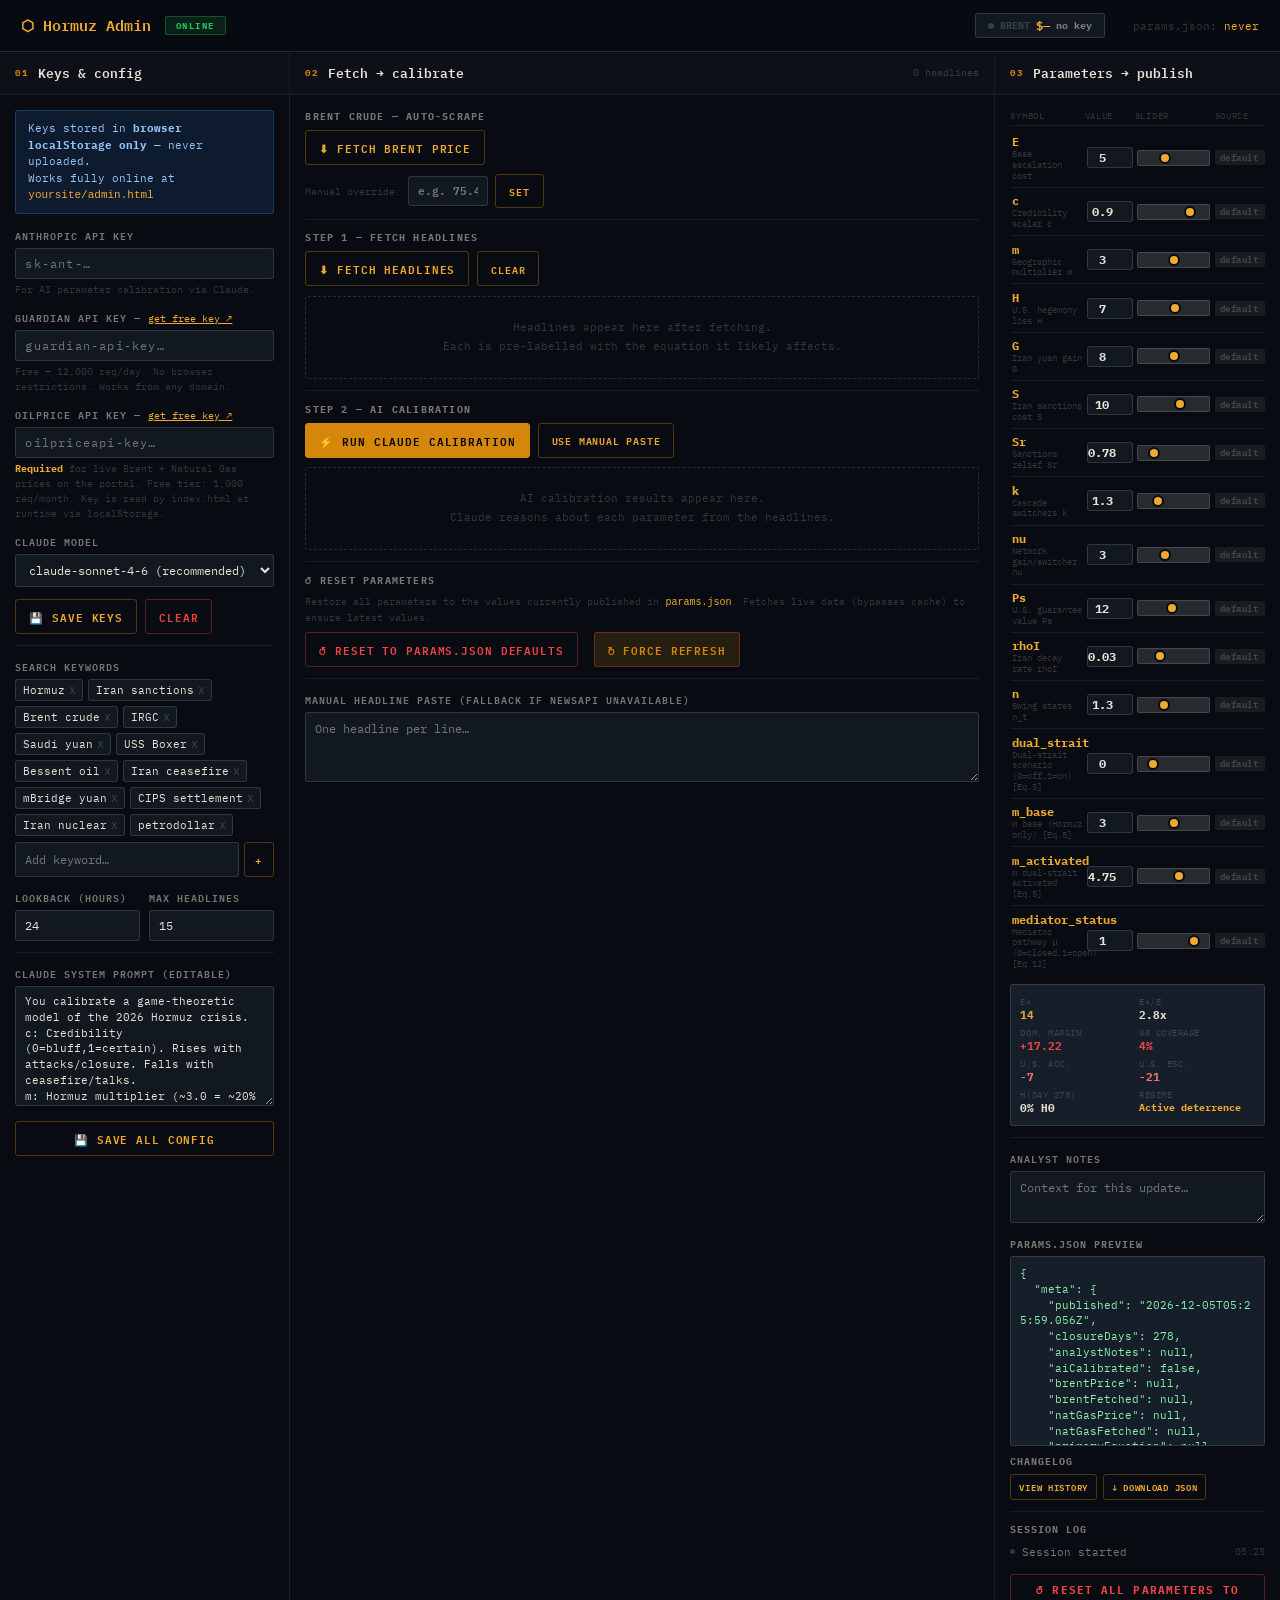
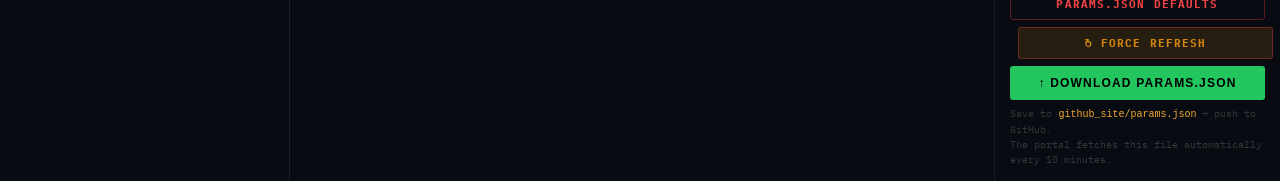
<file: admin.html>
﻿<!DOCTYPE html>
<html lang="en">
<head>
<meta charset="UTF-8">
<meta name="viewport" content="width=device-width, initial-scale=1.0">
<title>Hormuz Gambit — Admin</title>
<link href="https://fonts.googleapis.com/css2?family=IBM+Plex+Mono:wght@400;500;600&family=Libre+Baskerville:ital,wght@0,400;1,400&display=swap" rel="stylesheet">
<style>
*{box-sizing:border-box;margin:0;padding:0}
:root{
  --bg:#080c12;--s1:#0d1219;--s2:#111820;--s3:#161e2a;
  --b:rgba(255,255,255,.07);--b2:rgba(255,255,255,.13);
  --t:#e8e2d4;--mu:rgba(232,226,212,.5);--fa:rgba(232,226,212,.2);
  --am:#d4870a;--al:#f0a830;--ad:rgba(212,135,10,.15);
  --gn:#22c55e;--gd:rgba(34,197,94,.12);
  --rd:#ef4444;--rdd:rgba(239,68,68,.12);
  --pp:#a78bfa;--pd:rgba(167,139,250,.12);
  --mo:'IBM Plex Mono',monospace;--se:'Libre Baskerville',Georgia,serif;
}
html{font-size:14px;background:var(--bg);color:var(--t);font-family:var(--mo)}
body{min-height:100vh;display:flex;flex-direction:column}
.bar{height:52px;background:rgba(8,12,18,.98);border-bottom:1px solid var(--b2);display:flex;align-items:center;padding:0 1.5rem;gap:1rem;position:sticky;top:0;z-index:100;flex-shrink:0}
.logo{font-size:15px;font-weight:600;color:var(--al)}
.badge{font-size:9px;font-weight:700;letter-spacing:.16em;text-transform:uppercase;background:var(--gd);color:var(--gn);border:1px solid rgba(34,197,94,.3);padding:3px 10px;border-radius:2px}
.brent-box{font-size:12px;font-weight:700;padding:4px 12px;background:var(--s2);border:1px solid var(--b2);border-radius:3px;display:flex;align-items:center;gap:6px;margin-left:auto}
.bdot{width:6px;height:6px;border-radius:50%;background:var(--fa)}
.bdot.live{background:var(--gn);animation:pulse 2s infinite}
@keyframes pulse{0%,100%{opacity:1}50%{opacity:.35}}
.bval{color:var(--al)}
.bage{font-size:10px;color:var(--mu)}
.pub-status{font-size:11px;color:var(--fa);margin-left:1rem;white-space:nowrap}
.pub-status span{color:var(--al)}

/* layout */
.layout{display:grid;grid-template-columns:290px 1fr 285px;flex:1;min-height:0;overflow:hidden}
@media(max-width:1000px){.layout{grid-template-columns:240px 1fr 240px}}
@media(max-width:700px){.layout{grid-template-columns:1fr;overflow:unset}}
.col{border-right:1px solid var(--b);display:flex;flex-direction:column;overflow-y:auto}
.col:last-child{border-right:none}
.col-head{padding:.7rem 1.1rem;border-bottom:1px solid var(--b);background:rgba(255,255,255,.02);flex-shrink:0;display:flex;align-items:center;gap:.7rem}
.cn{font-size:9px;font-weight:700;letter-spacing:.16em;text-transform:uppercase;color:var(--am)}
.ct{font-size:13px;font-weight:600}
.cs{font-size:10px;color:var(--fa);margin-left:auto}
.cb{padding:1.1rem;flex:1}

/* forms */
.f{margin-bottom:.8rem}
.f label{display:block;font-size:10px;font-weight:600;letter-spacing:.1em;text-transform:uppercase;color:var(--mu);margin-bottom:4px}
input,textarea,select{width:100%;background:var(--s2);border:1px solid var(--b2);color:var(--t);font-family:var(--mo);font-size:12px;padding:7px 9px;border-radius:3px;outline:none;transition:border-color .2s}
input:focus,textarea:focus,select:focus{border-color:var(--am)}
input[type=password]{letter-spacing:.1em}
textarea{resize:vertical;line-height:1.5}
.hint{font-size:10px;color:var(--fa);margin-top:3px;line-height:1.5}
hr{border:none;border-top:1px solid var(--b);margin:.8rem 0}

/* buttons */
.btn{font-family:var(--mo);font-size:11px;font-weight:600;letter-spacing:.08em;text-transform:uppercase;border-radius:3px;cursor:pointer;padding:7px 13px;transition:all .2s;border:1px solid;white-space:nowrap}
.bp{background:var(--am);color:#000;border-color:var(--am)}.bp:hover{background:var(--al)}
.bp:disabled{background:var(--b2);color:var(--fa);border-color:var(--b2);cursor:not-allowed}
.bg{background:transparent;color:var(--al);border-color:rgba(212,135,10,.35)}.bg:hover{background:var(--ad)}
.br{background:transparent;color:var(--rd);border-color:rgba(239,68,68,.35)}.br:hover{background:var(--rdd)}
.brow{display:flex;gap:8px;flex-wrap:wrap;margin-top:.5rem}

/* keywords */
.kwrap{display:flex;flex-wrap:wrap;gap:5px;min-height:26px;margin-bottom:.4rem}
.kwchip{display:flex;align-items:center;gap:4px;background:var(--s2);border:1px solid var(--b2);border-radius:3px;padding:3px 7px;font-size:11px}
.kwchip button{background:none;border:none;color:var(--fa);cursor:pointer;font-size:12px;line-height:1}
.kwchip button:hover{color:var(--rd)}
.kwadd{display:flex;gap:5px;margin-top:.25rem}.kwadd input{flex:1}

/* news list */
.nlist{display:flex;flex-direction:column}
.ni{padding:.6rem 0;border-bottom:1px solid var(--b);display:grid;grid-template-columns:1fr auto;gap:.5rem;align-items:start}
.ni:last-child{border-bottom:none}
.nit{font-family:var(--se);font-size:12px;line-height:1.4;margin-bottom:2px}
.nim{font-size:10px;color:var(--fa)}
.neq{font-size:9px;font-weight:700;letter-spacing:.08em;text-transform:uppercase;padding:2px 7px;border-radius:2px;white-space:nowrap;margin-top:2px}
.e12{background:rgba(167,139,250,.15);color:var(--pp)}.e7{background:rgba(34,197,94,.15);color:var(--gn)}
.e5{background:rgba(240,168,48,.15);color:var(--al)}.e4{background:rgba(239,68,68,.15);color:#f87171}
.e8{background:rgba(59,130,246,.15);color:#93c5fd}.ex{background:var(--b);color:var(--fa)}

/* state UI */
.empty{text-align:center;padding:1.5rem 1rem;color:var(--fa);font-size:11px;line-height:1.8;border:1px dashed var(--b2);border-radius:3px}
.loading{display:flex;align-items:center;gap:.7rem;padding:.875rem;color:var(--mu);font-size:11px}
.spin{width:13px;height:13px;border:2px solid var(--b2);border-top-color:var(--al);border-radius:50%;animation:sp .8s linear infinite;flex-shrink:0}
@keyframes sp{to{transform:rotate(360deg)}}
.ale{padding:.65rem .85rem;border-radius:3px;font-size:11px;line-height:1.5;margin-bottom:.65rem}
.aok{background:var(--gd);border:1px solid rgba(34,197,94,.3);color:var(--gn)}
.aer{background:var(--rdd);border:1px solid rgba(239,68,68,.3);color:var(--rd)}
.ain{background:rgba(59,130,246,.12);border:1px solid rgba(59,130,246,.3);color:#93c5fd}

/* AI result */
.air{background:var(--s2);border:1px solid var(--b2);border-radius:3px;margin-bottom:.65rem;overflow:hidden}
.airh{padding:.6rem .875rem;background:var(--pd);border-bottom:1px solid var(--b);display:flex;align-items:center;gap:.7rem;font-size:11px;font-weight:600;color:var(--pp)}
.airb{padding:.7rem .875rem}
.apr{display:grid;grid-template-columns:72px 48px 48px 1fr;gap:.3rem;align-items:start;padding:.3rem 0;border-bottom:1px solid rgba(255,255,255,.04);font-size:11px}
.apr:last-child{border-bottom:none}
.anam{color:var(--mu);font-weight:500}.aold{color:var(--fa)}.anew{color:var(--al);font-weight:700}
.ajus{color:var(--fa);font-size:10px;line-height:1.35}
.cnf{font-size:9px;font-weight:700;letter-spacing:.06em;padding:1px 5px;border-radius:2px}
.ch{background:var(--gd);color:var(--gn)}.cm{background:var(--ad);color:var(--al)}.cl{background:var(--rdd);color:var(--rd)}

/* param grid */
.pgh{display:grid;grid-template-columns:70px 46px 1fr 50px;gap:.3rem;padding-bottom:.3rem;border-bottom:1px solid var(--b);margin-bottom:.2rem;font-size:9px;color:var(--fa);letter-spacing:.08em;text-transform:uppercase}
.pgr{display:grid;grid-template-columns:70px 46px 1fr 50px;gap:.3rem;align-items:center;padding:.38rem 0 .38rem 2px;border-bottom:1px solid var(--b);border-radius:2px}
.pgr:last-child{border-bottom:none}
.pgr.mod{background:rgba(240,168,48,.07)}
.pgs{font-size:12px;font-weight:700;color:var(--al)}.pgsub{font-size:9px;color:var(--fa);line-height:1.2}
.pgn{font-size:12px;font-weight:700;text-align:center;background:var(--s2);border:1px solid var(--b2);border-radius:3px;padding:2px 0;width:100%;font-family:var(--mo);color:var(--t)}
.pgn:focus{outline:none;border-color:var(--am)}
input[type=range]{-webkit-appearance:none;height:3px;background:var(--b2);border-radius:2px;outline:none;width:100%}
input[type=range]::-webkit-slider-thumb{-webkit-appearance:none;width:12px;height:12px;border-radius:50%;background:var(--al);cursor:pointer;border:2px solid var(--bg)}
.sb{font-size:9px;font-weight:700;letter-spacing:.06em;padding:2px 5px;border-radius:2px;white-space:nowrap}
.sbai{background:var(--pd);color:var(--pp)}.sbbr{background:var(--gd);color:var(--gn)}
.sbed{background:var(--ad);color:var(--al)}.sbdf{background:var(--b);color:var(--fa)}

/* derived box */
.dbox{background:var(--s3);border:1px solid var(--b2);border-radius:3px;padding:.65rem;display:grid;grid-template-columns:1fr 1fr;gap:.22rem;font-size:11px;margin-bottom:.65rem;margin-top:.65rem}
.di label{font-size:9px;color:var(--fa);letter-spacing:.06em;text-transform:uppercase}
.di .dv{font-weight:700}

/* json / log */
.jbox{background:var(--s3);border:1px solid var(--b2);border-radius:3px;padding:.65rem;font-size:10.5px;color:#86efac;white-space:pre-wrap;word-break:break-all;max-height:190px;overflow-y:auto;margin-bottom:.65rem;line-height:1.5}
.llist{display:flex;flex-direction:column;margin-bottom:.65rem}
.li{display:flex;align-items:start;gap:.5rem;padding:.32rem 0;border-bottom:1px solid var(--b);font-size:11px}
.li:last-child{border-bottom:none}
.ld{width:5px;height:5px;border-radius:50%;flex-shrink:0;margin-top:4px}
.lai{background:var(--pp)}.lm{background:var(--am)}.lp{background:var(--gn)}.ls{background:var(--fa)}
.lt{color:var(--mu);line-height:1.4;flex:1}.lts{color:var(--fa);font-size:10px;white-space:nowrap}

.pubbtn{width:100%;padding:10px;font-size:12px;font-weight:700;letter-spacing:.1em;text-transform:uppercase;background:var(--gn);color:#000;border:none;border-radius:3px;cursor:pointer;transition:background .2s;margin-bottom:.4rem}
.pubbtn:hover{background:#16a34a}
.resetbtn{width:100%;padding:8px;font-size:11px;font-weight:700;letter-spacing:.1em;text-transform:uppercase;background:transparent;color:var(--rd);border:1px solid rgba(239,68,68,.35);border-radius:3px;cursor:pointer;transition:all .2s;margin-bottom:.5rem;font-family:var(--mo)}
.resetbtn:hover{background:var(--rdd)}
</style>
</head>
<body>

<div class="bar">
  <div class="logo">&#x2B21; Hormuz Admin</div>
  <div class="badge">Online</div>
  <div class="brent-box">
    <div class="bdot" id="bdot"></div>
    <span style="font-size:10px;color:var(--fa)">BRENT</span>
    <span class="bval" id="bval">$&#x2014;</span>
    <span class="bage" id="bage">no key</span>
  </div>
  <div class="pub-status">params.json: <span id="last-pub">never</span></div>
</div>

<div class="layout">

<!-- COL 1: KEYS & CONFIG -->
<div class="col">
  <div class="col-head"><span class="cn">01</span><span class="ct">Keys &amp; config</span></div>
  <div class="cb">

    <div class="ale ain" style="margin-bottom:.875rem;font-size:11px">
      Keys stored in <strong>browser localStorage only</strong> &#x2014; never uploaded.<br>
      Works fully online at <code style="color:var(--al)">yoursite/admin.html</code>
    </div>

    <div class="f">
      <label>Anthropic API key</label>
      <input type="password" id="k-ant" placeholder="sk-ant-&#x2026;" autocomplete="off">
      <div class="hint">For AI parameter calibration via Claude.</div>
    </div>

    <div class="f">
      <label>Guardian API key &#x2014; <a href="https://open-platform.theguardian.com/access/" target="_blank" style="color:var(--al);font-size:10px;font-weight:400;text-transform:none;letter-spacing:0">get free key &#x2197;</a></label>
      <input type="password" id="k-news" placeholder="guardian-api-key&#x2026;" autocomplete="off">
      <div class="hint">Free &#x2014; 12,000 req/day. No browser restrictions. Works from any domain.</div>
    </div>

    <div class="f">
      <label>OilPrice API key &#x2014; <a href="https://www.oilpriceapi.com/auth/signup" target="_blank" style="color:var(--al);font-size:10px;font-weight:400;text-transform:none;letter-spacing:0">get free key &#x2197;</a></label>
      <input type="password" id="k-oilprice" placeholder="oilpriceapi-key&#x2026;" autocomplete="off">
      <div class="hint"><strong style="color:var(--al)">Required</strong> for live Brent + Natural Gas prices on the portal. Free tier: 1,000 req/month. Key is read by index.html at runtime via localStorage.</div>
    </div>

    <div class="f">
      <label>Claude model</label>
      <select id="k-model">
        <option value="claude-sonnet-4-6">claude-sonnet-4-6 (recommended)</option>
        <option value="claude-opus-4-6">claude-opus-4-6 (best accuracy)</option>
        <option value="claude-haiku-4-5-20251001">claude-haiku-4-5-20251001 (fastest / cheapest)</option>
      </select>
    </div>

    <div class="brow">
      <button class="btn bg" onclick="saveKeys()">&#x1F4BE; Save keys</button>
      <button class="btn br" onclick="clearKeys()">Clear</button>
    </div>
    <div id="keys-ale" style="margin-top:.5rem"></div>

    <hr>

    <div class="f">
      <label>Search keywords</label>
      <div class="kwrap" id="kwrap"></div>
      <div class="kwadd">
        <input type="text" id="kw-inp" placeholder="Add keyword&#x2026;">
        <button class="btn bg" onclick="addKw()" style="padding:7px 10px">+</button>
      </div>
    </div>

    <div style="display:grid;grid-template-columns:1fr 1fr;gap:.6rem">
      <div class="f" style="margin:0"><label>Lookback (hours)</label><input type="text" id="k-hours" value="24"></div>
      <div class="f" style="margin:0"><label>Max headlines</label><input type="text" id="k-maxh" value="15"></div>
    </div>

    <hr>

    <div class="f">
      <label>Claude system prompt (editable)</label>
      <textarea id="k-sys" style="min-height:120px;font-size:10.5px"></textarea>
    </div>
    <button class="btn bg" style="width:100%" onclick="saveCfg()">&#x1F4BE; Save all config</button>
    <div id="cfg-ale" style="margin-top:.4rem"></div>
  </div>
</div>

<!-- COL 2: FETCH + CALIBRATE -->
<div class="col">
  <div class="col-head"><span class="cn">02</span><span class="ct">Fetch &#x2192; calibrate</span><span class="cs" id="nc">0 headlines</span></div>
  <div class="cb">

    <div style="font-size:10px;font-weight:700;letter-spacing:.12em;text-transform:uppercase;color:var(--mu);margin-bottom:.5rem">Brent crude &#x2014; auto-scrape</div>
    <div class="brow" style="margin-top:0;margin-bottom:.65rem">
      <button class="btn bg" onclick="fetchBrent()" id="brent-btn">&#x2B07; Fetch Brent price</button>
      <span id="brent-res" style="font-size:11px;color:var(--mu);align-self:center"></span>
    </div>
    <div id="brent-ale"></div>
    <div style="display:flex;gap:.5rem;align-items:center;margin-bottom:.65rem;margin-top:.5rem">
      <label style="font-size:10px;color:var(--fa);white-space:nowrap">Manual override:</label>
      <input type="text" id="brent-manual" placeholder="e.g. 75.42" style="width:80px;text-align:center;font-weight:700;font-size:11px">
      <button class="btn bg" onclick="setBrentManual()" id="brent-set-btn" style="font-size:10px">Set</button>
    </div>

    <hr>

    <div style="font-size:10px;font-weight:700;letter-spacing:.12em;text-transform:uppercase;color:var(--mu);margin-bottom:.5rem">Step 1 &#x2014; fetch headlines</div>
    <div class="brow" style="margin-top:0;margin-bottom:.65rem">
      <button class="btn bg" onclick="fetchNews()" id="fetch-btn">&#x2B07; Fetch headlines</button>
      <button class="btn bg" onclick="clearNews()" style="font-size:10px">Clear</button>
    </div>
    <div id="news-ale"></div>
    <div id="news-area"><div class="empty">Headlines appear here after fetching.<br>Each is pre-labelled with the equation it likely affects.</div></div>

    <hr>

    <div style="font-size:10px;font-weight:700;letter-spacing:.12em;text-transform:uppercase;color:var(--mu);margin-bottom:.5rem">Step 2 &#x2014; AI calibration</div>
    <div class="brow" style="margin-top:0;margin-bottom:.65rem">
      <button class="btn bp" onclick="runCalib()" id="calib-btn">&#x26A1; Run Claude calibration</button>
      <button class="btn bg" onclick="useManual()" style="font-size:10px">Use manual paste</button>
    </div>
    <div id="calib-ale"></div>
    <div id="ai-area"><div class="empty">AI calibration results appear here.<br>Claude reasons about each parameter from the headlines.</div></div>

    <hr>

    <div style="font-size:10px;font-weight:700;letter-spacing:.12em;text-transform:uppercase;color:var(--mu);margin-bottom:.5rem">&#x21BA; Reset parameters</div>
    <div style="font-size:10px;color:var(--fa);margin-bottom:.5rem;line-height:1.5">Restore all parameters to the values currently published in <code style="color:var(--al)">params.json</code>. Fetches live data (bypasses cache) to ensure latest values.</div>
    <div class="brow" style="margin-top:0;margin-bottom:.65rem">
      <button class="btn br" onclick="resetParams()" id="reset-btn">&#x21BA; Reset to params.json defaults</button>
      <button class="btn br" onclick="forceRefreshParams()" style="margin-left:8px;background:var(--ad);color:var(--am)">&#x21BB; Force refresh</button>
    </div>
    <div id="reset-ale"></div>

    <hr>
    <div class="f">
      <label>Manual headline paste (fallback if NewsAPI unavailable)</label>
      <textarea id="manual-hl" placeholder="One headline per line&#x2026;" style="min-height:70px"></textarea>
    </div>
  </div>
</div>

<!-- COL 3: PARAMS + PUBLISH -->
<div class="col">
  <div class="col-head"><span class="cn">03</span><span class="ct">Parameters &#x2192; publish</span></div>
  <div class="cb">

    <div class="pgh"><div>Symbol</div><div>Value</div><div>Slider</div><div>Source</div></div>
    <div id="pgrid"></div>
    <div class="dbox" id="dbox"></div>

    <hr>
    <div class="f"><label>Analyst notes</label><textarea id="notes" placeholder="Context for this update&#x2026;" style="min-height:50px"></textarea></div>

    <div style="font-size:10px;font-weight:700;letter-spacing:.1em;text-transform:uppercase;color:var(--mu);margin-bottom:.35rem">params.json preview</div>
    <div class="jbox" id="jbox">{}</div>

    <div style="display:flex;align-items:center;justify-content:space-between;margin-bottom:.35rem;flex-wrap:wrap;gap:.4rem">
      <div style="font-size:10px;font-weight:700;letter-spacing:.1em;text-transform:uppercase;color:var(--mu)">Changelog</div>
      <div style="display:flex;gap:.4rem;flex-wrap:wrap">
        <button class="btn bg" onclick="viewChangelog()" style="font-size:9px;padding:4px 8px">View history</button>
        <button class="btn bg" onclick="downloadChangelog()" style="font-size:9px;padding:4px 8px">&#x2193; Download JSON</button>
      </div>
    </div>
    <div id="changelog-area"></div>

    <hr>

    <div style="font-size:10px;font-weight:700;letter-spacing:.1em;text-transform:uppercase;color:var(--mu);margin-bottom:.35rem">Session log</div>
    <div class="llist" id="llist">
      <div class="li"><div class="ld ls"></div><div class="lt">Session started</div><div class="lts" id="sess-t">&#x2014;</div></div>
    </div>

    <div id="pub-ale"></div>
    <button class="resetbtn" onclick="resetParams()">&#x21BA; Reset all parameters to params.json defaults</button>
    <button class="resetbtn" onclick="forceRefreshParams()" style="margin-left:8px;background:var(--ad);color:var(--am)">&#x21BB; Force refresh</button>
    <button class="pubbtn" onclick="publish()">&#x2191; Download params.json</button>
    <div style="font-size:10px;color:var(--fa);line-height:1.5">
      Save to <code style="color:var(--al)">github_site/params.json</code> &#x2192; push to GitHub.<br>
      The portal fetches this file automatically every 10 minutes.
    </div>
  </div>
</div>

</div><!-- /layout -->

<script>
const WAR_START=new Date('2026-03-02T00:00:00Z');
const PD={
  E:            {v:5,   mn:1,   mx:15,  s:.5,  l:'Base escalation cost'},
  c:            {v:.90, mn:0,   mx:1,   s:.01, l:'Credibility scalar c'},
  m:            {v:3.0, mn:1,   mx:5,   s:.1,  l:'Geographic multiplier m'},
  H:            {v:7,   mn:1,   mx:12,  s:.5,  l:'U.S. hegemony loss H'},
  G:            {v:8,   mn:1,   mx:15,  s:.5,  l:'Iran yuan gain G'},
  S:            {v:10,  mn:1,   mx:15,  s:.5,  l:'Iran sanctions cost S'},
  Sr:           {v:.78, mn:0,   mx:25,  s:.1,  l:'Sanctions relief Sr'},
  k:            {v:1.3, mn:0,   mx:10,  s:.1,  l:'Cascade switchers k'},
  nu:           {v:3,   mn:1,   mx:8,   s:.5,  l:'Network gain/switcher nu'},
  Ps:           {v:12,  mn:5,   mx:20,  s:.5,  l:'U.S. guarantee value Ps'},
  rhoI:         {v:.03, mn:.005,mx:.15, s:.005,l:'Iran decay rate rhoI'},
  n:            {v:1.3, mn:0,   mx:5,   s:.1,  l:'Swing states n_t'},
  dual_strait:  {v:0,   mn:0,   mx:1,   s:1,   l:'Dual-strait scenario (0=off,1=on) [Eq.5]'},
  m_base:       {v:3.0, mn:1,   mx:5,   s:.1,  l:'m base (Hormuz only) [Eq.5]'},
  m_activated:  {v:4.75,mn:1,   mx:7,   s:.05, l:'m dual-strait activated [Eq.5]'},
  mediator_status:{v:1, mn:0,   mx:1,   s:1,   l:'Mediator pathway μ (0=closed,1=open) [Eq.12]'},
};
const PARAM_EQUATIONS={
  E:'Eq.5',c:'Eq.5',m:'Eq.5',H:'Eq.5',
  G:'Eq.5 / Eq.12',S:'Eq.12',Sr:'Eq.12',
  k:'Eq.7',nu:'Eq.7 / Eq.8',Ps:'Eq.7',
  rhoI:'Eq.8',n:'Eq.7 / Eq.8',
  dual_strait:'Eq.5',m_base:'Eq.5',m_activated:'Eq.5',mediator_status:'Eq.12'
};
const PARAM_NOTES={
  dual_strait:'Binary flag: 0 = Hormuz-only scenario; 1 = dual-strait activation (Hormuz + Bab-el-Mandeb via Houthi proxy). When 1, m switches from m_base to m_activated.',
  m_base:'Geographic multiplier when only Hormuz is threatened (~20% global oil). Default 3.0.',
  m_activated:'Geographic multiplier when both Hormuz and Bab-el-Mandeb (Houthi proxy) are simultaneously threatened (~30% global oil + Red Sea disruption). Default 4.75.',
  mediator_status:'Binary flag: 1 = Qatar/Oman back-channel operative (sanctions-relief pathway open); 0 = mediator pathway closed (IRGC strike on Qatari/Omani assets or diplomatic rupture). When 0, Sr is gated — cannot rise regardless of diplomatic signals.'
};
const DEFKWS=['Hormuz','Iran sanctions','Brent crude','IRGC','Saudi yuan','USS Boxer','Bessent oil','Iran ceasefire','mBridge yuan','CIPS settlement','Iran nuclear','petrodollar'];
const SYS=`You calibrate a game-theoretic model of the 2026 Hormuz crisis.
c: Credibility (0=bluff,1=certain). Rises with attacks/closure. Falls with ceasefire/talks.
m: Hormuz multiplier (~3.0 = ~20% global oil). Changes only if bypass built/destroyed.
E: Base escalation cost (4-6). Rises if conflict broadens.
H: U.S. hegemony loss (6-9). Rises as yuan infrastructure deepens.
G: Iran yuan gain (7-10). Rises as CIPS/mBridge grows.
S: Iran sanctions cost (8-12). Falls ONLY with formal OFAC/SWIFT relief - NOT market waivers.
Sr: Sanctions relief (0=none, 18=breaks dominance). Only formal diplomatic actions count.
k/n: Swing producer switchers (Iran=1, India partial=0.3, Saudi full=+1).
nu: Network gain per switcher (2-4). Rises with CIPS liquidity.
Ps: U.S. guarantee (5-20). Falls with coalition defections.
rhoI: Iran decay rate (0.02-0.08). Rises with more yuan settlements.
dual_strait: Binary flag (0 or 1 only). Set to 1 ONLY if Houthi Bab-el-Mandeb blockade confirmed simultaneous with Hormuz closure. Extremely rare — default 0.
m_base: Geographic multiplier for Hormuz-only scenario (default 3.0). Change rarely.
m_activated: Geographic multiplier for dual-strait scenario (default 4.75). Change rarely.
mediator_status: Binary flag (0 or 1). Set to 0 ONLY if Qatar/Oman mediation channel is formally closed (IRGC strike on Qatari/Omani assets, diplomatic expulsion). Default 1.
Be CONSERVATIVE. Only move parameters when you have clear evidence.
Also provide a "news_impacts" array — one entry per headline (in the same order as supplied) — with a short metricsImpact object describing what that headline does to the model.
Return ONLY valid JSON - no other text before or after:
{"parameters":{"c":{"value":0.90,"delta":0.00,"confidence":"high","justification":"one sentence"},"m":{"value":3.0,"delta":0.00,"confidence":"high","justification":"one sentence"},"E":{"value":5,"delta":0,"confidence":"medium","justification":"one sentence"},"H":{"value":7,"delta":0,"confidence":"medium","justification":"one sentence"},"G":{"value":8,"delta":0,"confidence":"medium","justification":"one sentence"},"S":{"value":10,"delta":0,"confidence":"high","justification":"one sentence"},"Sr":{"value":0.78,"delta":0,"confidence":"high","justification":"one sentence"},"k":{"value":1.3,"delta":0,"confidence":"medium","justification":"one sentence"},"nu":{"value":3,"delta":0,"confidence":"low","justification":"one sentence"},"Ps":{"value":12,"delta":0,"confidence":"medium","justification":"one sentence"},"rhoI":{"value":0.03,"delta":0,"confidence":"low","justification":"one sentence"},"n":{"value":1.3,"delta":0,"confidence":"medium","justification":"one sentence"},"dual_strait":{"value":0,"delta":0,"confidence":"high","justification":"one sentence"},"m_base":{"value":3.0,"delta":0.00,"confidence":"high","justification":"one sentence"},"m_activated":{"value":4.75,"delta":0.00,"confidence":"high","justification":"one sentence"},"mediator_status":{"value":1,"delta":0,"confidence":"high","justification":"one sentence"}},"news_impacts":[{"headline_index":0,"metricsImpact":{"c_delta":"c impact description","E_star":"E* result","note":"strategic note"}}],"summary":"One paragraph strategic read.","most_significant_event":"Most important headline and why.","primary_equation":"Eq.X","trap_status":"active|weakening|broken"}`;

let P={},SR={},HL=[],AIR=null,BRT={p:null,ts:null,live:false},NATG={p:null,ts:null,live:false},PARAMS_JSON_DEFAULTS={};

function fetchParamsJsonDefaults(){
  return fetch('params.json?v=' + Date.now(), { cache: 'no-store' })
    .then(r => r.json())
    .then(data => {
      if(data.parameters){
        PARAMS_JSON_DEFAULTS = { ...data.parameters };
        console.log('[Params] Loaded live defaults from params.json:', PARAMS_JSON_DEFAULTS);
      }
      return PARAMS_JSON_DEFAULTS;
    })
    .catch(err => {
      console.warn('[Params] Failed to fetch live params.json:', err);
      return {};
    });
}

function init(){
  const c=cfg();
  if(c.ant) document.getElementById('k-ant').value=c.ant;
  if(c.news) document.getElementById('k-news').value=c.news;
  if(c.oilkey) document.getElementById('k-oilprice').value=c.oilkey;
  if(c.model) document.getElementById('k-model').value=c.model;
  if(c.hours) document.getElementById('k-hours').value=c.hours;
  if(c.maxh) document.getElementById('k-maxh').value=c.maxh;
  document.getElementById('k-sys').value=c.sys||SYS;
  const sp=JSON.parse(localStorage.getItem('hg_p')||'{}');
  Object.keys(PD).forEach(k=>{P[k]=sp[k]!==undefined?sp[k]:PD[k].v;SR[k]=sp[k]!==undefined?'manual':'default';});
  (JSON.parse(localStorage.getItem('hg_kws')||'null')||DEFKWS).forEach(addKwChip);
  const lp=localStorage.getItem('hg_pub');
  if(lp) document.getElementById('last-pub').textContent=lp;
  document.getElementById('sess-t').textContent=ft(new Date());
  renderPG();upD();upJ();
  
  // Fetch live params.json defaults first, then setup auto-refresh
  fetchParamsJsonDefaults().then(() => {
    // Set up periodic refresh of params.json (every 5 minutes)
    setInterval(fetchParamsJsonDefaults, 5 * 60 * 1000);
  });
  
  // Initial Brent fetch on load (skip on weekends)
  if (new Date().getDay() !== 0 && new Date().getDay() !== 6) {
    setTimeout(fetchBrent, 1000);
  }
  
  // Auto-fetch every 6 hours on weekdays only (skip Sat/Sun — markets closed)
  setInterval(() => {
    const today = new Date();
    const dow = today.getDay();
    if (dow === 0 || dow === 6) {
      console.log('[Auto-fetch] Weekend (' + (dow === 0 ? 'Sunday' : 'Saturday') + ') — skipping.');
      return;
    }
    console.log('[Auto-fetch] 6-hour interval triggered');
    fetchBrent();
  }, 21600000);
}

function cfg(){return JSON.parse(localStorage.getItem('hg_cfg')||'{}');}
function saveKeys(){const c=cfg();c.ant=document.getElementById('k-ant').value.trim();c.news=document.getElementById('k-news').value.trim();c.oilkey=document.getElementById('k-oilprice').value.trim();c.model=document.getElementById('k-model').value;localStorage.setItem('hg_cfg',JSON.stringify(c));sal('keys-ale','Keys saved.','ok');if(c.oilkey)fetchBrent(true);}
function saveCfg(){const c=cfg();c.sys=document.getElementById('k-sys').value;c.hours=document.getElementById('k-hours').value;c.maxh=document.getElementById('k-maxh').value;localStorage.setItem('hg_cfg',JSON.stringify(c));localStorage.setItem('hg_kws',JSON.stringify(getKws()));sal('cfg-ale','Config saved.','ok');}
function clearKeys(){localStorage.removeItem('hg_cfg');['k-ant','k-news','k-oilprice'].forEach(id=>document.getElementById(id).value='');sal('keys-ale','Keys cleared.','ok');}

function getKws(){return Array.from(document.querySelectorAll('.kwchip')).map(c=>c.dataset.kw);}
function addKwChip(kw){const w=document.getElementById('kwrap');const d=document.createElement('div');d.className='kwchip';d.dataset.kw=kw;d.innerHTML=`${kw}<button onclick="this.parentElement.remove()">x</button>`;w.appendChild(d);}
function addKw(){const i=document.getElementById('kw-inp');const v=i.value.trim();if(!v)return;addKwChip(v);i.value='';}
document.addEventListener('keydown',e=>{if(e.target.id==='kw-inp'&&e.key==='Enter')addKw();});

async function fetchBrent(){
  document.getElementById('brent-btn').disabled=true;
  document.getElementById('brent-res').textContent='Fetching...';
  sal('brent-ale','','');

  const key = cfg().oilkey;
  if (!key) {
    document.getElementById('brent-res').textContent='No key';
    sal('brent-ale','Enter your OilPrice API key in Keys & Config above, then save.','er');
    document.getElementById('brent-btn').disabled=false;
    return;
  }

  const API_URL = 'https://api.oilpriceapi.com/v1/prices/latest?by_code=BRENT_CRUDE_USD,NATURAL_GAS_USD';
  let price=null, natGasPrice=null, source='';

  // Tier 1 — direct call (works when oilpriceapi.com has whitelisted this origin)
  try {
    console.log('[Brent] oilpriceapi.com direct call…');
    const r = await fetch(API_URL, {
      headers: { 'Authorization': 'Token ' + key, 'Content-Type': 'application/json' },
      signal: AbortSignal.timeout(7000)
    });
    if (r.ok) {
      const json = await r.json();
      if (json.status === 'success' && json.data?.prices) {
        const prices = json.data.prices;
        const brent = prices.find(p => p.code === 'BRENT_CRUDE_USD');
        const natGas = prices.find(p => p.code === 'NATURAL_GAS_USD');
        if (brent?.price > 0) price = parseFloat(brent.price);
        if (natGas?.price > 0) natGasPrice = parseFloat(natGas.price);
        source = 'oilpriceapi.com';
        console.log('[Brent] Direct price:', price, 'NatGas:', natGasPrice);
      } else if (json.status === 'success' && json.data?.price > 0) {
        price = parseFloat(json.data.price);
        source = 'oilpriceapi.com';
        console.log('[Brent] Direct price:', price);
      }
    }
  } catch (err) { console.log('[Brent] Direct call failed:', err.message); }

  // Tier 2 — corsproxy.io (forwards Auth header — works on any domain)
  if (!price) {
    try {
      console.log('[Brent] Trying corsproxy.io…');
      const r2 = await fetch('https://corsproxy.io/?' + encodeURIComponent(API_URL), {
        headers: { 'Authorization': 'Token ' + key, 'Content-Type': 'application/json' },
        signal: AbortSignal.timeout(10000)
      });
      if (r2.ok) {
        const json = await r2.json();
        if (json.status === 'success' && json.data?.prices) {
          const prices = json.data.prices;
          const brent = prices.find(p => p.code === 'BRENT_CRUDE_USD');
          const natGas = prices.find(p => p.code === 'NATURAL_GAS_USD');
          if (brent?.price > 0) price = parseFloat(brent.price);
          if (natGas?.price > 0) natGasPrice = parseFloat(natGas.price);
          source = 'oilpriceapi.com (proxy)';
          console.log('[Brent] Proxy price:', price, 'NatGas:', natGasPrice);
        } else if (json.status === 'success' && json.data?.price > 0) {
          price = parseFloat(json.data.price);
          source = 'oilpriceapi.com (proxy)';
          console.log('[Brent] Proxy price:', price);
        }
      }
    } catch (err) { console.log('[Brent] corsproxy.io failed:', err.message); }
  }

  if (price) {
    BRT = {p: price, ts: new Date(), live: true};
    if (natGasPrice) NATG = {p: natGasPrice, ts: new Date(), live: true};
    updBrentBar();
    P.c = Math.min(0.98, Math.max(0.80, 0.70 + ((price - 65) / 10) * 0.04));
    SR.c = 'auto';
    renderPG(); upD(); upJ();
    const gasTxt = natGasPrice ? ` | NatGas $${natGasPrice.toFixed(2)}` : '';
    document.getElementById('brent-res').textContent = '$' + price.toFixed(2) + gasTxt + ' via ' + source;
    sal('brent-ale', 'Brent $' + price.toFixed(2) + (natGasPrice ? ', NatGas $' + natGasPrice.toFixed(2) : '') + ' via ' + source + ' — c auto-updated to ' + P.c.toFixed(2), 'ok');
    addLog('m', 'Brent $' + price.toFixed(2) + (natGasPrice ? ', NatGas $' + natGasPrice.toFixed(2) : '') + ' (' + source + ') → c=' + P.c.toFixed(2));
  } else {
    document.getElementById('brent-res').textContent = 'Failed';
    sal('brent-ale','API fetch failed. Check your OilPrice API key or use manual override below.','er');
    console.log('[Brent] All fetch attempts failed');
  }

  document.getElementById('brent-btn').disabled = false;
}

function setBrentManual(){
  const input=document.getElementById('brent-manual').value.trim();
  const price=parseFloat(input);
  if(!input || isNaN(price) || price<=0){
    sal('brent-ale','Enter valid price (e.g. 75.42)','er');
    return;
  }
  BRT={p:price,ts:new Date(),live:true};
  updBrentBar();
  P.c=Math.min(0.98,Math.max(0.80,0.70+((price-65)/10)*0.04));
  SR.c='manual';
  renderPG();upD();upJ();
  document.getElementById('brent-res').textContent='$'+price.toFixed(2)+' (manual)';
  sal('brent-ale','Brent $'+price.toFixed(2)+' - c auto-updated to '+P.c.toFixed(2),'ok');
  addLog('m','Brent $'+price.toFixed(2)+' (manual) -> c='+P.c.toFixed(2));
  document.getElementById('brent-manual').value='';
}
function updBrentBar(){
  const {p,ts,live}=BRT;if(!p)return;
  document.getElementById('bval').textContent='$'+p.toFixed(2);
  document.getElementById('bval').style.color=p>100?'#f87171':p>90?'var(--al)':'var(--gn)';
  document.getElementById('bdot').className='bdot'+(live?' live':'');
  const m=Math.round((new Date()-ts)/60000);
  document.getElementById('bage').textContent=m<1?'live':m+'m ago';
}
setInterval(updBrentBar,30000);

function gEq(t){const s=t.toLowerCase();
  // Eq.12 — sanctions relief / diplomacy threshold
  if(/sanction|ofac|waiver|swift|jcpoa|asset release|talks|resolution|nuclear deal|ceasefire deal|diplomatic|envoy|mediator|qatar|oman|back.?channel|de-escalat|negotiat|agreement|settlement talks|release|hostage|prisoner/.test(s))return'12';
  // Eq.7 — cascade / network switchers
  if(/saudi|gulf state|uae|kuwait|mbridge|cips|brics|yuan pric|petrodollar|bilateral|india oil|china oil|rupee|dirham|network|switch|partner|ally|coalition defect|alternative pay/.test(s))return'7';
  // Eq.8 — hegemony decay / dollar share
  if(/cips|yuan settle|hegemony|dollar share|renminbi|iea reserve|reserve currency|de-dollariz|currency swap|central bank|monetary|petrocurrency|cross-border pay/.test(s))return'8';
  // Eq.5 / m — geographic multiplier (dual-strait, Bab-el-Mandeb, Houthi)
  if(/troop|marines|carrier|destroyer|naval|escort|military|deploy|pentagon|a-10|ground force|air strike|bomb|airpower|f-35|b-52|gunboat|warship|frigate|battlegroup|operation|houthi|bab.?el.?mandeb|red sea|suez|dual.?strait|blockade/.test(s))return'5m';
  // Eq.5 — commitment device / credibility (closure, attacks, IRGC)
  if(/attack|vessel|tanker|mine|irgc|drone|clos|seize|missile|credib|hormuz|strait|iran|nuclear|enrich|centrifuge|uranium|proxy|revolution|khamenei|trump|escalat|threat|warn|deterr|brent|crude|oil price|barrel|supply|disruption|export|shipping|cargo|maritime|coast guard/.test(s))return'5';
  // Eq.4 — dominant strategy / accommodation
  if(/accommodate|refus|coalition|bessent|treasury|concede|capitulat|back down|de-escalat|withdraw|pull back|exit|end|halt|pause|freeze|cancel/.test(s))return'4';
  // Catch-all: default to Eq.5 (crisis context — all unclassified headlines affect the core commitment device)
  return'5';}
const EQC={'12':'e12','7':'e7','5':'e5','5m':'e5','4':'e4','8':'e8'};
const EQL={'12':'Eq.12','7':'Eq.7','5':'Eq.5','5m':'Eq.5/m','4':'Eq.4','8':'Eq.8'};

async function fetchNews(){
  const c=cfg();const key=c.news||document.getElementById('k-news').value.trim();
  if(!key){sal('news-ale','Enter Guardian API key in Config.','er');return;}
  const kws=getKws();if(!kws.length){sal('news-ale','Add at least one keyword.','er');return;}
  const hours=parseInt(document.getElementById('k-hours').value)||24;
  const maxh=parseInt(document.getElementById('k-maxh').value)||15;
  const fromDate=new Date(Date.now()-hours*3600000).toISOString().split('T')[0];
  const q=kws.map(k=>k).join(' OR ');
  sLoad('news-area','Fetching headlines...');document.getElementById('fetch-btn').disabled=true;
  try{
    const r=await fetch('https://content.guardianapis.com/search?q='+encodeURIComponent(q)+'&from-date='+fromDate+'&order-by=newest&page-size='+maxh+'&api-key='+key);
    if(!r.ok) {
      const e = await r.text().catch(()=>'{}');
      throw new Error('HTTP '+r.status+': '+e.slice(0,200));
    }
    const d=await r.json();
    if(!d.response||d.response.status!=='ok') {
      throw new Error('API error: '+JSON.stringify(d).slice(0,200));
    }
    HL=(d.response.results||[]).slice(0,maxh).map(a=>({title:a.webTitle,desc:'',src:'The Guardian',time:a.webPublicationDate,eq:gEq(a.webTitle)}));
    document.getElementById('nc').textContent=HL.length+' headlines';
    renderNews();sal('news-ale',HL.length+' headlines fetched ('+hours+'h lookback).','ok');addLog('m','Fetched '+HL.length+' headlines via Guardian');
  }catch(e){sal('news-ale','Guardian API error: '+e.message,'er');document.getElementById('news-area').innerHTML='<div class="empty">Fetch failed. Try manual paste below.</div>';}
  finally{document.getElementById('fetch-btn').disabled=false;}
}
function renderNews(){
  if(!HL.length){document.getElementById('news-area').innerHTML='<div class="empty">No results.</div>';return;}
  document.getElementById('news-area').innerHTML='<div class="nlist">'+HL.map(h=>'<div class="ni"><div><div class="nit">'+h.title+'</div><div class="nim">'+h.src+' - '+ft(new Date(h.time))+'</div></div><div class="neq '+(EQC[h.eq]||'ex')+'">'+( EQL[h.eq]||'-')+'</div></div>').join('')+'</div>';
}
function clearNews(){HL=[];document.getElementById('news-area').innerHTML='<div class="empty">Cleared.</div>';document.getElementById('nc').textContent='0 headlines';}
function useManual(){const t=document.getElementById('manual-hl').value.trim();if(!t){sal('calib-ale','Paste headlines first.','er');return;}HL=t.split('\n').filter(l=>l.trim()).map(l=>({title:l.trim(),desc:'',src:'manual',time:new Date().toISOString(),eq:gEq(l)}));document.getElementById('nc').textContent=HL.length+' (manual)';renderNews();sal('news-ale','Manual headlines loaded. Run calibration.','ok');}

async function runCalib(){
  const c=cfg();const key=c.ant||document.getElementById('k-ant').value.trim();
  if(!key){sal('calib-ale','Enter Anthropic API key in Config.','er');return;}
  const all=HL.length?HL:document.getElementById('manual-hl').value.trim().split('\n').filter(l=>l.trim()).map(l=>({title:l.trim(),desc:'',src:'manual',time:new Date().toISOString(),eq:gEq(l)}));
  if(!all.length){sal('calib-ale','Fetch or paste headlines first.','er');return;}
  const model=c.model||document.getElementById('k-model').value;
  const sys=document.getElementById('k-sys').value||SYS;
  const maxh=parseInt(document.getElementById('k-maxh').value)||15;
  const days=Math.floor((new Date()-WAR_START)/864e5);
  const hlTxt=all.slice(0,maxh).map((h,i)=>(i+1)+'. ['+h.src+'] '+h.title+(h.desc?' - '+h.desc.slice(0,120):'')).join('\n');
  const umsg='Current params: '+JSON.stringify(P)+'\nDate: '+new Date().toDateString()+', closure day '+days+(BRT.p?'\nLive Brent: $'+BRT.p.toFixed(2):'')+'\n\nHeadlines:\n'+hlTxt+'\n\nCalibrate all parameters based on these headlines.';
  document.getElementById('ai-area').innerHTML='<div class="loading"><div class="spin"></div>Claude is calibrating parameters...</div>';
  document.getElementById('calib-btn').disabled=true;
  try{
    const resp=await fetch('https://api.anthropic.com/v1/messages',{method:'POST',headers:{'Content-Type':'application/json','x-api-key':key,'anthropic-version':'2023-06-01','anthropic-dangerous-direct-browser-access':'true'},body:JSON.stringify({model:model,max_tokens:4096,system:sys,messages:[{role:'user',content:umsg}]})});
    if(!resp.ok){const e=await resp.json();throw new Error(e.error?.message||'API error '+resp.status);}
    const data=await resp.json();const raw=data.content?.[0]?.text||'';
    const m=raw.match(/\{[\s\S]*\}/);
    if(!m)throw new Error('No JSON in response. Preview: '+raw.slice(0,200));
    AIR=JSON.parse(m[0]);renderAI(AIR);
    let ch=[];
    let changeDetails = [];
    Object.entries(AIR.parameters||{}).forEach(([k,v])=>{
      if(P[k]!==undefined&&v.value!==undefined){
        const pv=P[k];
        P[k]=v.value;
        SR[k]='ai';
        if(Math.abs(pv-v.value)>0.001){
          ch.push(k+':'+pv+'->'+v.value);
          changeDetails.push({
            param: k,
            oldValue: pv,
            newValue: v.value,
            delta: v.delta,
            confidence: v.confidence,
            justification: v.justification,
            timestamp: new Date().toISOString()
          });
        }
      }
    });
    
    // Store changelog to localStorage
    if(changeDetails.length > 0){
      const changelog = JSON.parse(localStorage.getItem('hg_changelog') || '[]');
      changelog.push({
        timestamp: new Date().toISOString(),
        news: HL.map((h,i) => ({id:'N-'+String(i+1).padStart(3,'0'),headline:h.title,eq:h.eq,src:h.src})),
        brentPrice: BRT.p,
        changes: changeDetails,
        strategicSummary: AIR.summary,
        mostSignificantEvent: AIR.most_significant_event,
        primaryEquation: AIR.primary_equation,
        trapStatus: AIR.trap_status
      });
      // Keep last 50 changelog entries
      if(changelog.length > 50) changelog.shift();
      localStorage.setItem('hg_changelog', JSON.stringify(changelog));
      console.log('[Changelog] Stored', changeDetails.length, 'parameter changes');
    }
    
    renderPG(AIR.parameters);upD();upJ();
    const msg=ch.length?'AI updated '+ch.length+' param(s): '+ch.slice(0,4).join(', '):'AI: no changes needed.';
    sal('calib-ale',msg,'ok');addLog('ai',msg);
  }catch(e){document.getElementById('ai-area').innerHTML='<div class="ale aer">'+e.message+'</div>';sal('calib-ale',e.message,'er');}
  finally{document.getElementById('calib-btn').disabled=false;}
}

function renderAI(res){
  const ps=res.parameters||{};
  const rows=Object.entries(ps).map(([k,v])=>{const cc=v.confidence==='high'?'ch':v.confidence==='medium'?'cm':'cl';const changed=Math.abs(v.delta||0)>0.001;return '<div class="apr" style="'+(changed?'background:rgba(167,139,250,.05)':'')+'"><span class="anam">'+k+'</span><span class="aold">'+(PD[k]?.v||'-')+'</span><span class="anew" style="'+(changed?'color:#a78bfa':'')+'">'+v.value+'</span><span class="ajus">'+v.justification+' <span class="cnf '+cc+'">'+v.confidence+'</span></span></div>';}).join('');
  document.getElementById('ai-area').innerHTML='<div class="air"><div class="airh">Claude calibration - '+ft(new Date())+'<span style="margin-left:auto;font-size:10px;color:var(--fa)">'+(res.primary_equation||'-')+' - '+(res.trap_status||'-')+'</span></div><div class="airb"><div style="display:grid;grid-template-columns:72px 48px 48px 1fr;gap:.3rem;padding-bottom:.3rem;border-bottom:1px solid var(--b);margin-bottom:.2rem;font-size:9px;color:var(--fa);text-transform:uppercase;letter-spacing:.08em"><div>Param</div><div>Before</div><div>After</div><div>Justification</div></div>'+rows+(res.summary?'<div style="margin-top:.6rem;padding:.6rem .7rem;background:var(--s3);border-radius:3px;font-family:var(--se);font-size:11px;color:var(--mu);line-height:1.6;border-left:2px solid var(--pp)"><div style="font-family:var(--mo);font-size:9px;color:var(--pp);letter-spacing:.1em;text-transform:uppercase;margin-bottom:3px">Strategic read</div>'+res.summary+(res.most_significant_event?'<div style="margin-top:.3rem;font-family:var(--mo);font-size:10px;color:var(--al)">* '+res.most_significant_event+'</div>':'')+'</div>':'')+'</div></div>';
}

function renderPG(){
  document.getElementById('pgrid').innerHTML=Object.entries(PD).map(([k,d])=>{
    const v=P[k]??d.v;const s=SR[k]||'default';const mod=Math.abs(v-d.v)>0.001;
    const sb=s==='ai'?'<span class="sb sbai">AI</span>':s==='brent'?'<span class="sb sbbr">Brent</span>':mod?'<span class="sb sbed">edited</span>':'<span class="sb sbdf">default</span>';
    return '<div class="pgr'+(mod?' mod':'')+'" id="pr-'+k+'"><div><div class="pgs">'+k+'</div><div class="pgsub">'+d.l+'</div></div><input type="number" class="pgn" id="pn-'+k+'" value="'+rn(v)+'" min="'+d.mn+'" max="'+d.mx+'" step="'+d.s+'" onchange="onN(\''+k+'\',this.value)"><input type="range" id="pr-r-'+k+'" min="'+d.mn+'" max="'+d.mx+'" step="'+d.s+'" value="'+v+'" oninput="onR(\''+k+'\',this.value)">'+sb+'</div>';
  }).join('');
}
function onN(k,v){const n=parseFloat(v);if(isNaN(n))return;P[k]=n;SR[k]='manual';const r=document.getElementById('pr-r-'+k);if(r)r.value=n;document.getElementById('pr-'+k)?.classList.toggle('mod',Math.abs(n-PD[k].v)>0.001);upD();upJ();addLog('m',k+' -> '+n);}
function onR(k,v){const n=parseFloat(v);P[k]=n;SR[k]='manual';const p=document.getElementById('pn-'+k);if(p)p.value=rn(n);document.getElementById('pr-'+k)?.classList.toggle('mod',Math.abs(n-PD[k].v)>0.001);upD();upJ();}
function rn(n){return Math.round(n*10000)/10000;}

function upD(){
  const p=P;const e=rn(p.E*(1+p.c*(p.m-1)));const dm=rn(p.G+p.S-p.Sr);
  const cv=Math.round(p.Sr/(p.G+p.S)*100);const days=Math.floor((new Date()-WAR_START)/864e5);
  const hp=Math.round(Math.pow(1-p.rhoI-p.n*0.005,days)*100);
  const reg=e>14?'Suicidal esc.':e>10?'Active deterrence':'Moderate';
  const tc=dm>0?'var(--rd)':'var(--gn)';
  document.getElementById('dbox').innerHTML=
    '<div class="di"><label>E*</label><div class="dv" style="color:var(--al)">'+e+'</div></div>'+
    '<div class="di"><label>E*/E</label><div class="dv">'+rn(e/p.E)+'x</div></div>'+
    '<div class="di"><label>Dom. margin</label><div class="dv" style="color:'+tc+'">'+(dm>0?'+':'')+dm+'</div></div>'+
    '<div class="di"><label>Sr coverage</label><div class="dv" style="color:'+(cv<20?'var(--rd)':cv<50?'var(--al)':'var(--gn)')+'">'+cv+'%</div></div>'+
    '<div class="di"><label>U.S. Acc.</label><div class="dv" style="color:#f87171">'+rn(-p.H)+'</div></div>'+
    '<div class="di"><label>U.S. Esc.</label><div class="dv" style="color:#f87171">'+rn(-(p.H+e))+'</div></div>'+
    '<div class="di"><label>H(day '+days+')</label><div class="dv">'+hp+'% H0</div></div>'+
    '<div class="di"><label>Regime</label><div class="dv" style="font-size:10px;color:'+(e>14?'var(--rd)':'var(--al)')+'">'+reg+'</div></div>';
}

function bldJ(){
  const p=P;const e=rn(p.E*(1+p.c*(p.m-1)));
  const EQL_MAP={'12':'Sr threshold','7':'Cascade / network switchers','5':'Commitment Device / c','5m':'Commitment Device / m','8':'Hegemony Decay','4':'Dominant Strategy NE'};
  const EQ_LABEL={'12':'Eq.12','7':'Eq.7','5':'Eq.5','5m':'Eq.5','4':'Eq.4','8':'Eq.8'};

  // Build per-headline metricsImpact — prefer AIR.news_impacts[] (Claude per-headline data),
  // fall back to deriving from AIR param justifications, then plain note.
  const EQ_PARAMS={'5':['c','m','E'],'5m':['m','c'],'12':['Sr','S'],'7':['k','nu','Ps'],'8':['rhoI','H','G'],'4':['H','S','Sr'],'x':[]};
  function buildMetrics(h, idx){
    // Tier 1: use Claude's per-headline impact if available
    if(AIR && Array.isArray(AIR.news_impacts)){
      const ni = AIR.news_impacts.find(n=>n.headline_index===idx);
      if(ni && ni.metricsImpact && Object.keys(ni.metricsImpact).length>0) return ni.metricsImpact;
    }
    // Tier 2: derive from param justifications for this eq
    if(AIR){
      const relevant = EQ_PARAMS[h.eq]||[];
      const mi={};
      relevant.forEach(k=>{
        const v=AIR.parameters?.[k];
        if(v && v.justification){
          const delta=Math.abs(v.delta||0);
          mi[k+'_impact']=v.value+(delta>0.001?' (Δ'+(v.delta>0?'+':'')+rn(v.delta)+')':'')+' — '+v.justification;
        }
      });
      if(['5','5m'].includes(h.eq)) mi['E_star']='E* = '+e+' (E*/E = '+rn(e/p.E)+'×)';
      if(h.eq==='12') mi['Sr_coverage']=rn(p.Sr)+' / '+(p.G+p.S)+' required ('+Math.round(p.Sr/(p.G+p.S)*100)+'%)';
      if(AIR.most_significant_event && idx===0) mi['note']=AIR.most_significant_event;
      else if(h.desc) mi['note']=h.desc;
      if(Object.keys(mi).length>0) return mi;
    }
    // Tier 3: plain fallback
    return {note: h.desc||''};
  }

  const paramsWithPrices = Object.fromEntries(Object.entries(P).map(([k,v])=>[k,rn(v)]));
  if(BRT.p) paramsWithPrices.brentPrice = BRT.p;
  if(NATG.p) paramsWithPrices.natGasPrice = NATG.p;
  return{meta:{published:new Date().toISOString(),closureDays:Math.floor((new Date()-WAR_START)/864e5),analystNotes:document.getElementById('notes').value.trim()||null,aiCalibrated:AIR!==null,brentPrice:BRT.p||null,brentFetched:BRT.ts?.toISOString()||null,natGasPrice:NATG.p||null,natGasFetched:NATG.ts?.toISOString()||null,primaryEquation:AIR?.primary_equation||null,trapStatus:AIR?.trap_status||(p.G+p.S-p.Sr>0?'active':'broken'),strategicSummary:AIR?.summary||null,mostSignificantEvent:AIR?.most_significant_event||null,news:HL.slice(0,10).map((h,i)=>{const eq=String(h.eq);const eqBase=eq.replace('m','');const eqLbl=(EQ_LABEL[eq]||'Eq.'+eqBase)+(EQL_MAP[eq]?' — '+EQL_MAP[eq]:'');return{id:'N-'+String(i+1).padStart(3,'0'),date:h.time?h.time.slice(0,10):new Date().toISOString().slice(0,10),headline:h.title,severity:['5','5m'].includes(eq)?'red':'amber',eq:eqBase,eqLabel:eqLbl,metricsImpact:buildMetrics(h,i),ticker:h.title};})},parameters:paramsWithPrices,paramEquations:PARAM_EQUATIONS,paramNotes:PARAM_NOTES,derived:{estar:e,estarRatio:rn(e/p.E),dominanceMargin:rn(p.G+p.S-p.Sr),srCoverage:Math.round(p.Sr/(p.G+p.S)*100),uAccommodate:rn(-p.H),uEscalate:rn(-(p.H+e))}};
}
function upJ(){document.getElementById('jbox').textContent=JSON.stringify(bldJ(),null,2);}
function publish(){
  const j=bldJ();const b=new Blob([JSON.stringify(j,null,2)],{type:'application/json'});const u=URL.createObjectURL(b);const a=document.createElement('a');a.href=u;a.download='params.json';a.click();URL.revokeObjectURL(u);
  const ts=new Date().toLocaleString('en-GB');localStorage.setItem('hg_pub',ts);localStorage.setItem('hg_p',JSON.stringify(P));document.getElementById('last-pub').textContent=ts;
  sal('pub-ale','params.json downloaded. Save to github_site/ and push to GitHub.','ok');
  addLog('p','Published - E*='+j.derived.estar+', Sr='+j.parameters.Sr+', trap='+j.meta.trapStatus);
}
function ft(d){return d.toLocaleTimeString('en-GB',{hour:'2-digit',minute:'2-digit'});}
function sLoad(id,msg){document.getElementById(id).innerHTML='<div class="loading"><div class="spin"></div>'+msg+'</div>';}
function sal(id,msg,t){const el=document.getElementById(id);if(!el)return;if(!msg){el.innerHTML='';return;}const c=t==='ok'?'aok':t==='er'?'aer':'ain';el.innerHTML='<div class="ale '+c+'">'+msg+'</div>';}
function addLog(t,msg){const l=document.getElementById('llist');const dc=t==='ai'?'lai':t==='m'?'lm':t==='p'?'lp':'ls';const d=document.createElement('div');d.className='li';d.innerHTML='<div class="ld '+dc+'"></div><div class="lt">'+msg+'</div><div class="lts">'+ft(new Date())+'</div>';l.insertBefore(d,l.children[1]||null);}

function viewChangelog(){
  const changelog = JSON.parse(localStorage.getItem('hg_changelog') || '[]');
  const area = document.getElementById('changelog-area');
  
  if(changelog.length === 0){
    area.innerHTML = '<div class="empty" style="padding:1rem;font-size:10px">No parameter changes recorded yet.<br>Run AI calibration to populate changelog.</div>';
    return;
  }
  
  // Show most recent 10 entries
  const recent = changelog.slice(-10).reverse();
  
  let html = '<div style="max-height:300px;overflow-y:auto;font-size:10px;line-height:1.5">';
  
  recent.forEach((entry, idx) => {
    const ts = new Date(entry.timestamp);
    const tsStr = ts.toLocaleString('en-GB', {month:'short', day:'numeric', hour:'2-digit', minute:'2-digit'});
    
    html += '<div style="border:1px solid var(--b2);border-radius:3px;padding:.6rem;margin-bottom:.5rem;background:var(--s2)">';
    html += '<div style="display:flex;justify-content:space-between;margin-bottom:.4rem">';
    html += '<span style="color:var(--al);font-weight:700;font-size:9px;letter-spacing:.08em">'+tsStr+'</span>';
    html += '<span style="color:var(--fa);font-size:9px">'+entry.changes.length+' param(s) changed</span>';
    html += '</div>';
    
    // Most significant event
    if(entry.mostSignificantEvent){
      html += '<div style="margin-bottom:.4rem;padding:.4rem;background:var(--s3);border-left:2px solid var(--pp);border-radius:2px">';
      html += '<div style="font-size:8px;color:var(--pp);text-transform:uppercase;letter-spacing:.08em;margin-bottom:2px">KEY EVENT</div>';
      html += '<div style="color:var(--mu);font-size:10px">'+entry.mostSignificantEvent+'</div>';
      html += '</div>';
    }
    
    // Changes
    entry.changes.forEach(ch => {
      const confColor = ch.confidence==='high'?'var(--gn)':ch.confidence==='medium'?'var(--al)':'var(--rd)';
      html += '<div style="display:grid;grid-template-columns:auto 1fr;gap:.4rem;margin-bottom:.3rem;padding:.3rem;background:rgba(167,139,250,.05);border-radius:2px">';
      html += '<div style="display:flex;flex-direction:column;align-items:center;justify-content:center;min-width:50px">';
      html += '<span style="font-weight:700;color:var(--al)">'+ch.param+'</span>';
      html += '<span style="font-size:8px;color:var(--fa)">'+ch.oldValue.toFixed(2)+' → '+ch.newValue.toFixed(2)+'</span>';
      html += '</div>';
      html += '<div>';
      html += '<div style="color:var(--mu);margin-bottom:2px">'+ch.justification+'</div>';
      html += '<div style="font-size:8px;color:'+confColor+';text-transform:uppercase;letter-spacing:.06em">'+ch.confidence+' confidence</div>';
      html += '</div>';
      html += '</div>';
    });
    
    // Brent price if available
    if(entry.brentPrice){
      html += '<div style="font-size:9px;color:var(--fa);margin-top:.3rem">Brent: $'+entry.brentPrice.toFixed(2)+'</div>';
    }
    
    // News count (supports both legacy headlines[] and new news[] key)
    const newsArr = entry.news || entry.headlines;
    if(newsArr && newsArr.length > 0){
      const eqCounts = {};
      newsArr.forEach(h => {
        eqCounts[h.eq] = (eqCounts[h.eq] || 0) + 1;
      });
      html += '<div style="font-size:9px;color:var(--fa);margin-top:.2rem">Headlines: '+newsArr.length+' total (';
      html += Object.entries(eqCounts).map(([eq,cnt]) => 'Eq.'+eq+'×'+cnt).join(', ')+')';
      html += '</div>';
    }
    
    html += '</div>';
  });
  
  html += '</div>';
  html += '<div style="margin-top:.5rem;font-size:9px;color:var(--fa);text-align:center">Showing '+recent.length+' of '+changelog.length+' total entries</div>';
  
  area.innerHTML = html;
}

function downloadChangelog(){
  const changelog = JSON.parse(localStorage.getItem('hg_changelog') || '[]');
  if(!changelog.length){
    sal('pub-ale','No changelog entries to download. Run AI calibration first.','er');
    return;
  }
  const ts = new Date().toISOString().slice(0,19).replace(/[T:]/g,'-');
  const filename = 'hormuz-changelog-' + ts + '.json';
  const blob = new Blob([JSON.stringify(changelog, null, 2)], {type:'application/json'});
  const url = URL.createObjectURL(blob);
  const a = document.createElement('a');
  a.href = url; a.download = filename; a.click();
  URL.revokeObjectURL(url);
  addLog('m', 'Changelog downloaded — ' + changelog.length + ' entries');
  sal('pub-ale', 'Changelog downloaded: ' + filename + ' (' + changelog.length + ' entries)', 'ok');
}

// NOTE: PARAMS_JSON_DEFAULTS is now dynamically populated by fetchParamsJsonDefaults()
// This was previously a hardcoded const that didn't match live params.json values

function resetParams(){
  // Check if we have live params.json defaults
  if(Object.keys(PARAMS_JSON_DEFAULTS).length === 0){
    sal('reset-ale','Loading params.json...','warn');
    fetchParamsJsonDefaults().then(() => {
      resetParams();
    });
    return;
  }
  // Reset all parameters to params.json published values
  Object.keys(PD).forEach(k=>{
    const def = PARAMS_JSON_DEFAULTS[k];
    P[k] = def !== undefined ? def : PD[k].v;
    SR[k] = 'default';
  });
  // Clear AI result so source badges reset cleanly
  AIR = null;
  // Clear localStorage saved params so future sessions also start fresh
  localStorage.removeItem('hg_p');
  // Re-render grid, derived box, JSON preview
  renderPG(); upD(); upJ();
  // Show confirmation in both reset alert areas
  sal('reset-ale','All parameters reset to live params.json defaults.','ok');
  addLog('m','Parameters reset to params.json defaults');
}

function forceRefreshParams(){
  sal('reset-ale','Force refreshing params.json...','warn');
  fetchParamsJsonDefaults().then(() => {
    sal('reset-ale','params.json refreshed. Ready to reset.','ok');
    addLog('m','params.json force refreshed');
  });
}

init();
</script>
</body>
</html>
</file>
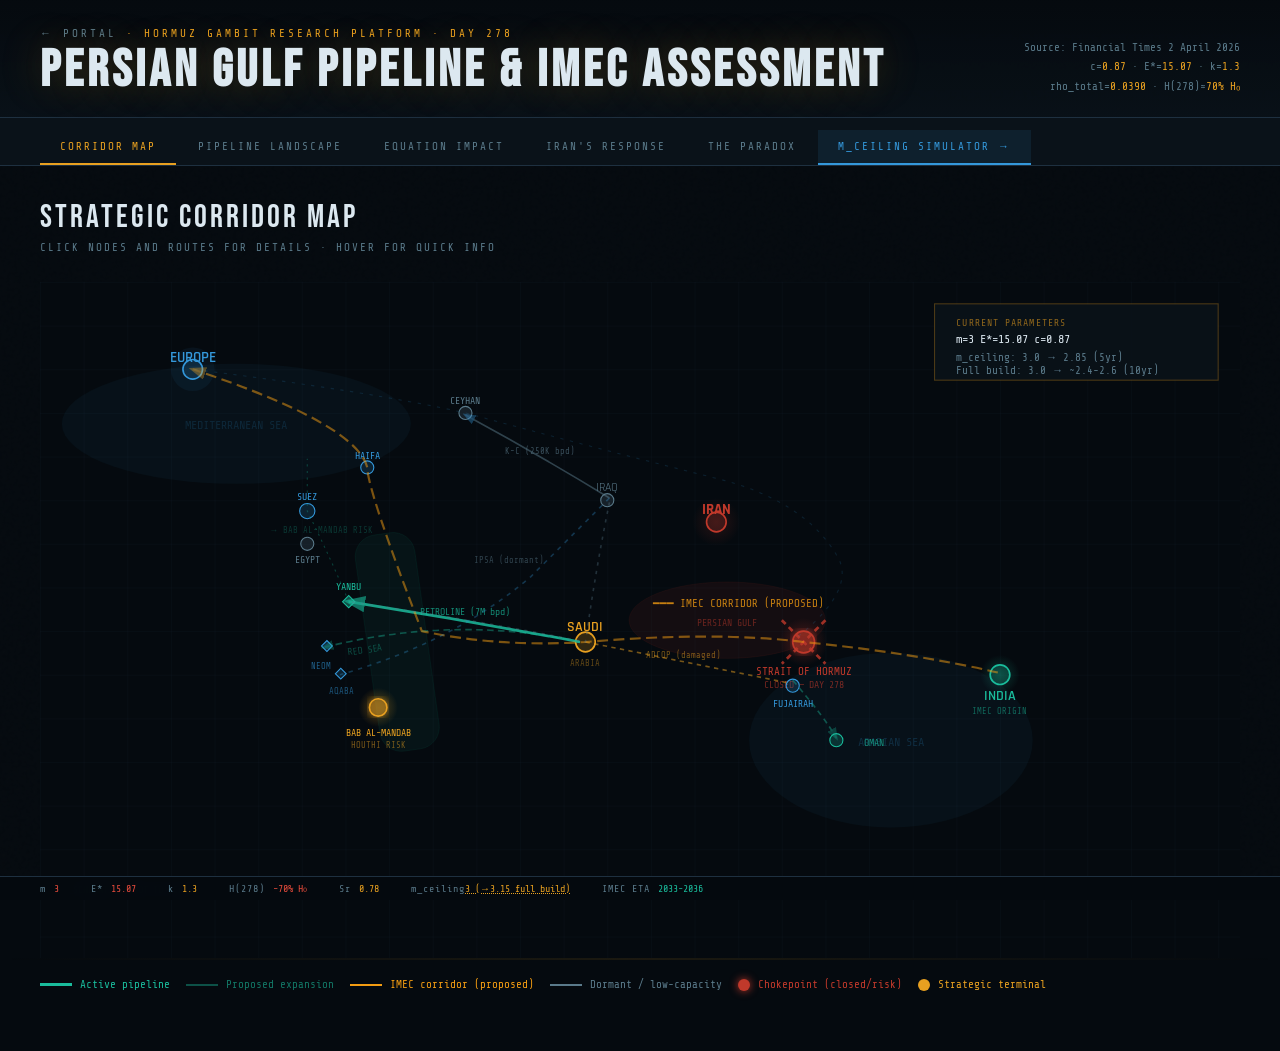
<file: hormuz_gambit_viz.html>
<!DOCTYPE html>
<html lang="en">
<head>
<meta charset="UTF-8">
<meta name="viewport" content="width=device-width, initial-scale=1.0">
<title>Hormuz Gambit — Persian Gulf Pipeline & IMEC Assessment</title>
<link rel="preconnect" href="https://fonts.googleapis.com">
<link href="https://fonts.googleapis.com/css2?family=Rajdhani:wght@300;400;500;600;700&family=Share+Tech+Mono&family=Bebas+Neue&display=swap" rel="stylesheet">
<style>
  :root {
    --bg: #050a0f;
    --bg2: #0a1219;
    --bg3: #0f1c28;
    --amber: #e8a020;
    --amber-dim: #a06010;
    --red: #c0392b;
    --red-bright: #e74c3c;
    --teal: #1abc9c;
    --teal-dim: #0d7a65;
    --blue: #2980b9;
    --blue-bright: #3498db;
    --gold: #f39c12;
    --white: #dce8f0;
    --muted: #5a7a8a;
    --border: #1e3040;
    --glow-amber: rgba(232,160,32,0.15);
    --glow-red: rgba(192,57,43,0.2);
    --glow-teal: rgba(26,188,156,0.15);
  }
  * { margin:0; padding:0; box-sizing:border-box; }
  html { scroll-behavior:smooth; }
  body {
    background: var(--bg);
    color: var(--white);
    font-family: 'Rajdhani', sans-serif;
    font-size: 15px;
    min-height: 100vh;
    overflow-x: hidden;
  }

  /* ─── NOISE OVERLAY ─── */
  body::before {
    content:'';
    position:fixed; inset:0; z-index:0; pointer-events:none;
    background-image: url("data:image/svg+xml,%3Csvg viewBox='0 0 256 256' xmlns='http://www.w3.org/2000/svg'%3E%3Cfilter id='n'%3E%3CfeTurbulence type='fractalNoise' baseFrequency='0.9' numOctaves='4'/%3E%3C/filter%3E%3Crect width='100%25' height='100%25' filter='url(%23n)' opacity='0.04'/%3E%3C/svg%3E");
    opacity:0.4;
  }

  /* ─── HEADER ─── */
  header {
    position:relative; z-index:10;
    padding: 28px 40px 20px;
    border-bottom: 1px solid var(--border);
    background: linear-gradient(180deg, rgba(5,10,15,0.98) 0%, rgba(10,18,25,0.85) 100%);
    display:flex; align-items:flex-end; justify-content:space-between; flex-wrap:wrap; gap:12px;
  }
  .header-title { line-height:1; }
  .header-title .sup {
    font-family:'Share Tech Mono'; font-size:11px; color:var(--amber); letter-spacing:3px;
    text-transform:uppercase; display:block; margin-bottom:6px;
  }
  .header-title h1 {
    font-family:'Bebas Neue'; font-size:52px; letter-spacing:4px; color:var(--white);
    text-shadow: 0 0 40px rgba(232,160,32,0.25);
  }
  .header-meta {
    font-family:'Share Tech Mono'; font-size:11px; color:var(--muted); text-align:right; line-height:1.8;
  }
  .header-meta span { color:var(--amber); }

  /* ─── NAV TABS ─── */
  .nav {
    position:relative; z-index:10;
    display:flex; gap:2px; padding:12px 40px 0;
    background: var(--bg2);
    border-bottom: 1px solid var(--border);
    overflow-x:auto;
  }
  .nav button {
    font-family:'Share Tech Mono'; font-size:11px; letter-spacing:2px; text-transform:uppercase;
    padding:10px 20px; border:none; cursor:pointer; background:transparent;
    color:var(--muted); border-bottom: 2px solid transparent;
    transition: all 0.2s; white-space:nowrap;
  }
  .nav button:hover { color:var(--white); }
  .nav button.active { color:var(--amber); border-bottom-color:var(--amber); }

  /* ─── PANELS ─── */
  .panel { display:none; padding:32px 40px 60px; position:relative; z-index:5; }
  .panel.active { display:block; }

  /* ─── SECTION TITLE ─── */
  .sec-title {
    font-family:'Bebas Neue'; font-size:32px; letter-spacing:3px; color:var(--white);
    margin-bottom:4px;
  }
  .sec-sub {
    font-family:'Share Tech Mono'; font-size:11px; color:var(--muted); letter-spacing:2px;
    margin-bottom:28px;
  }

  /* ─── MAP PANEL ─── */
  #map-panel .map-container {
    position:relative; width:100%; max-width:1100px; margin:0 auto;
    background: var(--bg3); border:1px solid var(--border);
  }
  .map-svg { width:100%; display:block; }

  /* ─── TOOLTIP ─── */
  #tooltip {
    position:fixed; z-index:100; pointer-events:none;
    background:rgba(5,10,15,0.97); border:1px solid var(--amber);
    padding:12px 16px; max-width:280px;
    font-family:'Share Tech Mono'; font-size:11px; line-height:1.6;
    box-shadow: 0 0 20px rgba(232,160,32,0.2);
    opacity:0; transition:opacity 0.15s;
  }
  #tooltip.visible { opacity:1; }
  #tooltip .tt-title { color:var(--amber); font-size:12px; margin-bottom:6px; letter-spacing:1px; }
  #tooltip .tt-row { display:flex; justify-content:space-between; gap:12px; }
  #tooltip .tt-key { color:var(--muted); }
  #tooltip .tt-val { color:var(--white); }

  /* ─── LEGEND ─── */
  .legend {
    display:flex; flex-wrap:wrap; gap:16px; margin-top:16px;
    font-family:'Share Tech Mono'; font-size:11px;
  }
  .legend-item { display:flex; align-items:center; gap:8px; }
  .legend-dot { width:12px; height:12px; border-radius:50%; }
  .legend-line { width:32px; height:3px; }

  /* ─── PIPELINE TABLE ─── */
  .pipeline-table { width:100%; border-collapse:collapse; font-size:13px; }
  .pipeline-table th {
    font-family:'Share Tech Mono'; font-size:10px; letter-spacing:2px; color:var(--muted);
    text-transform:uppercase; padding:8px 12px; border-bottom:1px solid var(--border);
    text-align:left; background:var(--bg2);
  }
  .pipeline-table td {
    padding:10px 12px; border-bottom:1px solid rgba(30,48,64,0.5);
    vertical-align:top; line-height:1.4;
  }
  .pipeline-table tr:hover td { background:rgba(232,160,32,0.04); }
  .status-tag {
    display:inline-block; padding:2px 8px; font-family:'Share Tech Mono'; font-size:10px;
    letter-spacing:1px; text-transform:uppercase;
  }
  .st-active { background:rgba(26,188,156,0.15); color:var(--teal); border:1px solid var(--teal-dim); }
  .st-proposed { background:rgba(41,128,185,0.12); color:var(--blue-bright); border:1px solid #1e5070; }
  .st-damaged { background:rgba(192,57,43,0.15); color:var(--red-bright); border:1px solid #7a2020; }
  .st-dormant { background:rgba(90,122,138,0.15); color:var(--muted); border:1px solid #2a4050; }
  .vuln-bar-wrap { width:120px; height:6px; background:rgba(255,255,255,0.07); display:inline-block; vertical-align:middle; }
  .vuln-bar { height:100%; }

  /* ─── EQUATIONS PANEL ─── */
  .eq-grid { display:grid; grid-template-columns:repeat(auto-fill, minmax(320px, 1fr)); gap:16px; }
  .eq-card {
    background:var(--bg3); border:1px solid var(--border); padding:20px;
    position:relative; overflow:hidden;
    transition: border-color 0.2s, box-shadow 0.2s;
    cursor:default;
  }
  .eq-card::before {
    content:''; position:absolute; top:0; left:0; right:0; height:2px;
  }
  .eq-card.eq-eq4::before { background:var(--red); }
  .eq-card.eq-eq5::before { background:var(--amber); }
  .eq-card.eq-eq7::before { background:var(--gold); }
  .eq-card.eq-eq8::before { background:var(--red-bright); }
  .eq-card.eq-eq12::before { background:var(--teal); }
  .eq-card:hover { border-color:rgba(232,160,32,0.3); box-shadow:0 0 20px rgba(232,160,32,0.07); }
  .eq-num {
    font-family:'Bebas Neue'; font-size:42px; color:rgba(255,255,255,0.05);
    position:absolute; top:10px; right:16px; line-height:1;
  }
  .eq-label { font-family:'Share Tech Mono'; font-size:10px; color:var(--muted); letter-spacing:2px; margin-bottom:6px; }
  .eq-name { font-size:17px; font-weight:600; color:var(--white); margin-bottom:12px; }
  .eq-formula { font-family:'Share Tech Mono'; font-size:11px; color:var(--amber); background:rgba(232,160,32,0.07); padding:8px 10px; margin-bottom:12px; }
  .eq-verdict { font-size:13px; line-height:1.5; color:#a0b8c8; }
  .eq-timeline { display:flex; gap:0; margin-top:12px; font-family:'Share Tech Mono'; font-size:10px; }
  .eq-tl { flex:1; padding:6px 8px; text-align:center; }
  .eq-tl .tl-label { color:var(--muted); letter-spacing:1px; display:block; margin-bottom:3px; }
  .eq-tl .tl-val { font-size:11px; }
  .tl-short { background:rgba(192,57,43,0.1); }
  .tl-med { background:rgba(232,160,32,0.1); }
  .tl-long { background:rgba(26,188,156,0.1); }
  .dir-up { color:var(--red-bright); }
  .dir-down { color:var(--teal); }
  .dir-none { color:var(--muted); }

  /* ─── IRAN MOVES PANEL ─── */
  .moves-grid { display:flex; flex-direction:column; gap:16px; max-width:900px; }
  .move-card {
    display:grid; grid-template-columns:80px 1fr; gap:0;
    background:var(--bg3); border:1px solid var(--border);
    overflow:hidden;
  }
  .move-num {
    background:rgba(232,160,32,0.08); border-right:1px solid var(--border);
    display:flex; align-items:center; justify-content:center;
    font-family:'Bebas Neue'; font-size:56px; color:rgba(232,160,32,0.3);
  }
  .move-body { padding:20px 24px; }
  .move-timing { font-family:'Share Tech Mono'; font-size:10px; color:var(--amber); letter-spacing:2px; margin-bottom:6px; }
  .move-title { font-size:18px; font-weight:700; margin-bottom:10px; }
  .move-desc { color:#8aA8b8; line-height:1.6; font-size:14px; }
  .move-yield {
    margin-top:12px; padding:8px 12px;
    background:rgba(26,188,156,0.07); border-left:2px solid var(--teal);
    font-family:'Share Tech Mono'; font-size:11px; color:var(--teal);
  }

  /* ─── PARADOX PANEL ─── */
  .race-card {
    max-width:900px;
    background:var(--bg3); border:1px solid var(--border); padding:32px;
    margin-bottom:24px;
  }
  .race-title { font-family:'Bebas Neue'; font-size:28px; letter-spacing:2px; color:var(--amber); margin-bottom:20px; }
  .race-bars { display:flex; flex-direction:column; gap:20px; }
  .race-bar-row { }
  .race-bar-label { font-family:'Share Tech Mono'; font-size:11px; color:var(--muted); letter-spacing:1px; margin-bottom:6px; display:flex; justify-content:space-between; }
  .race-bar-track { height:28px; background:rgba(255,255,255,0.05); position:relative; overflow:hidden; }
  .race-bar-fill {
    height:100%; display:flex; align-items:center; padding-left:10px;
    font-family:'Share Tech Mono'; font-size:11px;
    transition: width 1s ease;
  }
  .bar-pipeline { background:linear-gradient(90deg, #2980b9, #1a5c85); color:#a0d0f0; }
  .bar-eq8 { background:linear-gradient(90deg, #c0392b, #7a1515); color:#f0a0a0; }
  .bar-imec { background:linear-gradient(90deg, #1abc9c, #0d6655); color:#a0f0e0; }

  .paradox-points { display:grid; grid-template-columns:repeat(auto-fill,minmax(260px,1fr)); gap:16px; margin-top:24px; }
  .pp-card {
    padding:20px; border:1px solid var(--border);
    background:var(--bg3);
  }
  .pp-icon { font-size:24px; margin-bottom:10px; }
  .pp-title { font-weight:700; margin-bottom:8px; font-size:15px; }
  .pp-body { color:#8aA8b8; font-size:13px; line-height:1.5; }

  /* ─── STATUS BAR ─── */
  .statusbar {
    position:fixed; bottom:0; left:0; right:0; z-index:20;
    background:rgba(5,10,15,0.95); border-top:1px solid var(--border);
    padding:6px 40px;
    display:flex; gap:32px; align-items:center;
    font-family:'Share Tech Mono'; font-size:10px;
    backdrop-filter:blur(8px);
  }
  .sb-item { display:flex; align-items:center; gap:8px; }
  .sb-key { color:var(--muted); letter-spacing:1px; }
  .sb-val { color:var(--amber); }
  .sb-val.red { color:var(--red-bright); }
  .sb-val.teal { color:var(--teal); }

  /* ─── SCROLLBAR ─── */
  ::-webkit-scrollbar { width:4px; height:4px; }
  ::-webkit-scrollbar-track { background:var(--bg); }
  ::-webkit-scrollbar-thumb { background:var(--border); }

  /* ─── PULSE ANIMATION ─── */
  @keyframes pulse { 0%,100%{opacity:1} 50%{opacity:0.4} }
  .pulse { animation: pulse 2s infinite; }

  /* ─── SCAN LINE ─── */
  @keyframes scanline { from{top:-100%} to{top:200%} }
  .map-container::after {
    content:''; position:absolute; left:0; right:0; height:2px;
    background:linear-gradient(90deg, transparent, rgba(232,160,32,0.1), transparent);
    animation: scanline 6s linear infinite; pointer-events:none;
  }

  /* responsive */
  @media (max-width:700px) {
    header { padding:16px 20px; }
    .header-title h1 { font-size:32px; }
    .nav, .panel { padding-left:16px; padding-right:16px; }
    .statusbar { padding:6px 16px; gap:16px; flex-wrap:wrap; }
  }
</style>
</head>
<body>

<header>
  <div class="header-title">
    <span class="sup"><a href="index.html" style="color:var(--muted);text-decoration:none;">← Portal</a> · Hormuz Gambit Research Platform · Day 33</span>
    <h1>Persian Gulf Pipeline & IMEC Assessment</h1>
  </div>
  <div class="header-meta">
    Source: Financial Times 2 April 2026<br>
    c=<span>0.87</span> · E*=<span>13.7</span> · k=<span>1.3</span><br>
    rho_total=<span>0.0365</span> · H(33)≈<span>32% H₀</span>
  </div>
</header>

<nav class="nav">
  <button class="active" onclick="showPanel('map',this)">Corridor Map</button>
  <button onclick="showPanel('pipelines',this)">Pipeline Landscape</button>
  <button onclick="showPanel('equations',this)">Equation Impact</button>
  <button onclick="showPanel('moves',this)">Iran's Response</button>
  <button onclick="showPanel('paradox',this)">The Paradox</button>
  <button onclick="window.location='m_ceiling/index.html'" style="color:var(--blue-bright);border-bottom-color:var(--blue-bright);background:rgba(41,128,185,0.12);">m_ceiling Simulator →</button>
</nav>

<!-- ═══════════════════════════════════════════════ MAP ═══ -->
<div id="map" class="panel active">
  <div class="sec-title">Strategic Corridor Map</div>
  <div class="sec-sub">CLICK NODES AND ROUTES FOR DETAILS · HOVER FOR QUICK INFO</div>

  <div class="map-container" id="map-container">
    <svg class="map-svg" viewBox="0 0 1100 620" xmlns="http://www.w3.org/2000/svg">
      <defs>
        <radialGradient id="gAmber" cx="50%" cy="50%" r="50%">
          <stop offset="0%" stop-color="#e8a020" stop-opacity="0.35"/>
          <stop offset="100%" stop-color="#e8a020" stop-opacity="0"/>
        </radialGradient>
        <radialGradient id="gRed" cx="50%" cy="50%" r="50%">
          <stop offset="0%" stop-color="#c0392b" stop-opacity="0.3"/>
          <stop offset="100%" stop-color="#c0392b" stop-opacity="0"/>
        </radialGradient>
        <radialGradient id="gTeal" cx="50%" cy="50%" r="50%">
          <stop offset="0%" stop-color="#1abc9c" stop-opacity="0.25"/>
          <stop offset="100%" stop-color="#1abc9c" stop-opacity="0"/>
        </radialGradient>
        <filter id="glow">
          <feGaussianBlur stdDeviation="3" result="blur"/>
          <feMerge><feMergeNode in="blur"/><feMergeNode in="SourceGraphic"/></feMerge>
        </filter>
        <marker id="arrow-amber" markerWidth="8" markerHeight="8" refX="6" refY="3" orient="auto">
          <path d="M0,0 L0,6 L8,3 z" fill="#e8a020" opacity="0.7"/>
        </marker>
        <marker id="arrow-blue" markerWidth="8" markerHeight="8" refX="6" refY="3" orient="auto">
          <path d="M0,0 L0,6 L8,3 z" fill="#3498db" opacity="0.7"/>
        </marker>
        <marker id="arrow-teal" markerWidth="8" markerHeight="8" refX="6" refY="3" orient="auto">
          <path d="M0,0 L0,6 L8,3 z" fill="#1abc9c" opacity="0.7"/>
        </marker>
        <marker id="arrow-red" markerWidth="8" markerHeight="8" refX="6" refY="3" orient="auto">
          <path d="M0,0 L0,6 L8,3 z" fill="#c0392b" opacity="0.7"/>
        </marker>
        <pattern id="grid" width="40" height="40" patternUnits="userSpaceOnUse">
          <path d="M 40 0 L 0 0 0 40" fill="none" stroke="rgba(30,48,64,0.4)" stroke-width="0.5"/>
        </pattern>
      </defs>

      <!-- Background -->
      <rect width="1100" height="620" fill="#050a0f"/>
      <rect width="1100" height="620" fill="url(#grid)"/>

      <!-- Sea regions -->
      <!-- Arabian Sea -->
      <ellipse cx="780" cy="420" rx="130" ry="80" fill="rgba(41,128,185,0.06)" stroke="none"/>
      <text x="780" y="425" fill="rgba(41,128,185,0.25)" font-family="Share Tech Mono" font-size="11" text-anchor="middle">ARABIAN SEA</text>

      <!-- Persian Gulf -->
      <ellipse cx="630" cy="310" rx="90" ry="35" fill="rgba(192,57,43,0.08)" stroke="rgba(192,57,43,0.15)" stroke-width="0.5"/>
      <text x="630" y="315" fill="rgba(192,57,43,0.5)" font-family="Share Tech Mono" font-size="9" text-anchor="middle">PERSIAN GULF</text>

      <!-- Red Sea -->
      <rect x="300" y="230" width="55" height="200" rx="20" fill="rgba(26,188,156,0.06)" stroke="rgba(26,188,156,0.12)" stroke-width="0.5" transform="rotate(-8,327,330)"/>
      <text x="298" y="340" fill="rgba(26,188,156,0.35)" font-family="Share Tech Mono" font-size="9" text-anchor="middle" transform="rotate(-8,298,340)">RED SEA</text>

      <!-- Mediterranean -->
      <ellipse cx="180" cy="130" rx="160" ry="55" fill="rgba(41,128,185,0.06)" stroke="none"/>
      <text x="180" y="135" fill="rgba(41,128,185,0.2)" font-family="Share Tech Mono" font-size="11" text-anchor="middle">MEDITERRANEAN SEA</text>

      <!-- ─── CHOKEPOINTS ─── -->
      <!-- Strait of Hormuz -->
      <circle cx="700" cy="330" r="22" fill="url(#gRed)" class="pulse"/>
      <circle cx="700" cy="330" r="10" fill="rgba(192,57,43,0.3)" stroke="#c0392b" stroke-width="1.5" filter="url(#glow)"
        class="map-node" data-id="hormuz"/>
      <text x="700" y="360" fill="#c0392b" font-family="Share Tech Mono" font-size="10" text-anchor="middle">STRAIT OF HORMUZ</text>
      <text id="map-closure-day" x="700" y="372" fill="rgba(192,57,43,0.6)" font-family="Share Tech Mono" font-size="9" text-anchor="middle">CLOSED — DAY 33</text>

      <!-- Bab al-Mandab -->
      <circle cx="310" cy="390" r="18" fill="url(#gAmber)" class="pulse"/>
      <circle cx="310" cy="390" r="8" fill="rgba(232,160,32,0.25)" stroke="#e8a020" stroke-width="1.5" filter="url(#glow)"
        class="map-node" data-id="bab"/>
      <text x="310" y="416" fill="#e8a020" font-family="Share Tech Mono" font-size="9" text-anchor="middle">BAB AL-MANDAB</text>
      <text x="310" y="427" fill="rgba(232,160,32,0.5)" font-family="Share Tech Mono" font-size="8" text-anchor="middle">HOUTHI RISK</text>

      <!-- Suez -->
      <circle cx="245" cy="210" r="7" fill="rgba(41,128,185,0.2)" stroke="#3498db" stroke-width="1"
        class="map-node" data-id="suez"/>
      <text x="245" y="200" fill="#3498db" font-family="Share Tech Mono" font-size="9" text-anchor="middle">SUEZ</text>

      <!-- ─── KEY LOCATIONS ─── -->
      <!-- India (Mumbai) -->
      <circle cx="880" cy="360" r="9" fill="rgba(26,188,156,0.2)" stroke="#1abc9c" stroke-width="1.5"
        class="map-node" data-id="india"/>
      <circle cx="880" cy="360" r="18" fill="url(#gTeal)"/>
      <text x="880" y="383" fill="#1abc9c" font-family="Rajdhani" font-size="13" font-weight="600" text-anchor="middle">INDIA</text>
      <text x="880" y="396" fill="rgba(26,188,156,0.5)" font-family="Share Tech Mono" font-size="8" text-anchor="middle">IMEC ORIGIN</text>

      <!-- Saudi Arabia (Riyadh area) -->
      <circle cx="500" cy="330" r="9" fill="rgba(232,160,32,0.2)" stroke="#e8a020" stroke-width="1.5"
        class="map-node" data-id="saudi"/>
      <text x="500" y="320" fill="#e8a020" font-family="Rajdhani" font-size="13" font-weight="600" text-anchor="middle">SAUDI</text>
      <text x="500" y="352" fill="rgba(232,160,32,0.4)" font-family="Share Tech Mono" font-size="8" text-anchor="middle">ARABIA</text>

      <!-- Yanbu (Red Sea terminal) -->
      <rect x="279" y="289" width="8" height="8" fill="rgba(26,188,156,0.4)" stroke="#1abc9c" stroke-width="1"
        class="map-node" data-id="yanbu" transform="rotate(45,283,293)"/>
      <text x="283" y="282" fill="#1abc9c" font-family="Share Tech Mono" font-size="9" text-anchor="middle">YANBU</text>

      <!-- Neom -->
      <rect x="260" y="330" width="7" height="7" fill="rgba(41,128,185,0.3)" stroke="#3498db" stroke-width="1"
        class="map-node" data-id="neom" transform="rotate(45,263,333)"/>
      <text x="258" y="355" fill="rgba(41,128,185,0.7)" font-family="Share Tech Mono" font-size="8" text-anchor="middle">NEOM</text>

      <!-- UAE / Fujairah -->
      <circle cx="690" cy="370" r="6" fill="rgba(41,128,185,0.2)" stroke="#3498db" stroke-width="1"
        class="map-node" data-id="fujairah"/>
      <text x="690" y="390" fill="#3498db" font-family="Share Tech Mono" font-size="9" text-anchor="middle">FUJAIRAH</text>

      <!-- Iran -->
      <circle cx="620" cy="220" r="9" fill="rgba(192,57,43,0.2)" stroke="#c0392b" stroke-width="1.5"
        class="map-node" data-id="iran"/>
      <circle cx="620" cy="220" r="22" fill="url(#gRed)" opacity="0.6"/>
      <text x="620" y="213" fill="#c0392b" font-family="Rajdhani" font-size="14" font-weight="700" text-anchor="middle">IRAN</text>

      <!-- Iraq -->
      <circle cx="520" cy="200" r="6" fill="rgba(90,122,138,0.2)" stroke="#5a7a8a" stroke-width="1"
        class="map-node" data-id="iraq"/>
      <text x="520" y="192" fill="#5a7a8a" font-family="Rajdhani" font-size="11" text-anchor="middle">IRAQ</text>

      <!-- Ceyhan (Turkey) -->
      <circle cx="390" cy="120" r="6" fill="rgba(90,122,138,0.2)" stroke="#5a7a8a" stroke-width="1"
        class="map-node" data-id="ceyhan"/>
      <text x="390" y="112" fill="#5a7a8a" font-family="Share Tech Mono" font-size="9" text-anchor="middle">CEYHAN</text>

      <!-- Haifa (Israel) -->
      <circle cx="300" cy="170" r="6" fill="rgba(41,128,185,0.2)" stroke="#3498db" stroke-width="1"
        class="map-node" data-id="haifa"/>
      <text x="300" y="162" fill="#3498db" font-family="Share Tech Mono" font-size="9" text-anchor="middle">HAIFA</text>

      <!-- Egypt -->
      <circle cx="245" cy="240" r="6" fill="rgba(90,122,138,0.2)" stroke="#5a7a8a" stroke-width="1"
        class="map-node" data-id="egypt"/>
      <text x="245" y="258" fill="#5a7a8a" font-family="Share Tech Mono" font-size="9" text-anchor="middle">EGYPT</text>

      <!-- Europe -->
      <circle cx="140" cy="80" r="9" fill="rgba(41,128,185,0.2)" stroke="#3498db" stroke-width="1.5"
        class="map-node" data-id="europe"/>
      <circle cx="140" cy="80" r="20" fill="rgba(41,128,185,0.08)"/>
      <text x="140" y="73" fill="#3498db" font-family="Rajdhani" font-size="14" font-weight="600" text-anchor="middle">EUROPE</text>

      <!-- Oman -->
      <circle cx="730" cy="420" r="6" fill="rgba(26,188,156,0.2)" stroke="#1abc9c" stroke-width="1"
        class="map-node" data-id="oman"/>
      <text x="755" y="425" fill="rgba(26,188,156,0.7)" font-family="Share Tech Mono" font-size="9">OMAN</text>

      <!-- Aqaba -->
      <rect x="272" y="355" width="7" height="7" fill="rgba(41,128,185,0.2)" stroke="#3498db" stroke-width="1"
        transform="rotate(45,275,359)" class="map-node" data-id="aqaba"/>
      <text x="276" y="378" fill="rgba(41,128,185,0.6)" font-family="Share Tech Mono" font-size="8" text-anchor="middle">AQABA</text>

      <!-- ─── ROUTES ─── -->

      <!-- HORMUZ CLOSURE - dashed red X -->
      <line x1="680" y1="310" x2="720" y2="350" stroke="#c0392b" stroke-width="2.5" stroke-dasharray="5,4" opacity="0.8"/>
      <line x1="720" y1="310" x2="680" y2="350" stroke="#c0392b" stroke-width="2.5" stroke-dasharray="5,4" opacity="0.8"/>

      <!-- PETROLINE: Saudi → Yanbu (ACTIVE - teal solid) -->
      <path d="M 495 330 Q 390 310 283 293" stroke="#1abc9c" stroke-width="2.5" fill="none" opacity="0.85"
        marker-end="url(#arrow-teal)" class="route-line" data-id="petroline"/>
      <text x="390" y="305" fill="rgba(26,188,156,0.7)" font-family="Share Tech Mono" font-size="9" text-anchor="middle">PETROLINE (7M bpd)</text>

      <!-- PETROLINE EXPANSION: dashed teal -->
      <path d="M 495 330 Q 380 305 260 335" stroke="#1abc9c" stroke-width="1.5" fill="none" opacity="0.4" stroke-dasharray="6,4"
        marker-end="url(#arrow-teal)" class="route-line" data-id="petroline-exp"/>

      <!-- Normal Hormuz route (pre-crisis) - very dim -->
      <path d="M 695 325 Q 750 280 730 250 Q 700 200 620 180 Q 500 150 390 120 Q 300 100 140 80" 
        stroke="#3498db" stroke-width="1" fill="none" opacity="0.15" stroke-dasharray="3,6"/>

      <!-- ADCOP: UAE → Fujairah (partial, damaged) -->
      <path d="M 500 330 Q 600 350 688 368" stroke="#e8a020" stroke-width="1.5" fill="none" opacity="0.5" stroke-dasharray="4,4"
        class="route-line" data-id="adcop"/>
      <text x="590" y="345" fill="rgba(232,160,32,0.5)" font-family="Share Tech Mono" font-size="8" text-anchor="middle">ADCOP (damaged)</text>

      <!-- Kirkuk-Ceyhan -->
      <path d="M 522 198 Q 460 160 390 122" stroke="#5a7a8a" stroke-width="1.5" fill="none" opacity="0.5"
        marker-end="url(#arrow-blue)" class="route-line" data-id="kirkuk"/>
      <text x="458" y="158" fill="rgba(90,122,138,0.6)" font-family="Share Tech Mono" font-size="8" text-anchor="middle">K-C (250K bpd)</text>

      <!-- IMEC corridor: India → Persian Gulf → Jordan → Haifa/Egypt → Europe -->
      <path d="M 878 358 Q 800 340 700 330 Q 620 320 500 330 Q 420 335 350 320 Q 300 190 300 170 Q 290 130 140 80"
        stroke="#f39c12" stroke-width="2" fill="none" opacity="0.5" stroke-dasharray="10,5"
        marker-end="url(#arrow-amber)" class="route-line" data-id="imec"/>
      <text x="640" y="298" fill="rgba(243,156,18,0.8)" font-family="Share Tech Mono" font-size="10" text-anchor="middle">━━━ IMEC CORRIDOR (PROPOSED)</text>

      <!-- IPSA: Iraq → Saudi → Yanbu (dormant) -->
      <path d="M 522 202 Q 510 260 500 330 Q 400 310 283 293" stroke="#5a7a8a" stroke-width="1.5" fill="none" opacity="0.35" stroke-dasharray="3,5"
        class="route-line" data-id="ipsa"/>
      <text x="430" y="258" fill="rgba(90,122,138,0.5)" font-family="Share Tech Mono" font-size="8" text-anchor="middle">IPSA (dormant)</text>

      <!-- Persian Gulf → Oman → Arabian Sea (ONLY bypass-both route) -->
      <path d="M 690 365 Q 720 400 730 418" stroke="#1abc9c" stroke-width="1.5" fill="none" opacity="0.4" stroke-dasharray="5,4"
        marker-end="url(#arrow-teal)" class="route-line" data-id="oman-route"/>

      <!-- Iraq-Jordan proposed -->
      <path d="M 522 198 Q 480 240 450 270 Q 380 330 275 360" stroke="#3498db" stroke-width="1.5" fill="none" opacity="0.3" stroke-dasharray="4,5"
        class="route-line" data-id="iraq-jordan"/>

      <!-- Yanbu → (Red Sea) → Suez → Med -->
      <path d="M 283 293 Q 265 250 245 210 Q 245 180 245 162" stroke="rgba(26,188,156,0.3)" stroke-width="1" fill="none" stroke-dasharray="2,4"/>
      <text x="258" y="230" fill="rgba(26,188,156,0.25)" font-family="Share Tech Mono" font-size="8" text-anchor="middle">→ BAB AL-MANDAB RISK</text>

      <!-- ─── LABELS ─── -->
      <text x="30" y="560" fill="rgba(90,122,138,0.6)" font-family="Share Tech Mono" font-size="9">SCHEMATIC — NOT TO SCALE</text>

      <!-- m_ceiling callout -->
      <rect x="820" y="20" width="260" height="70" fill="rgba(10,18,25,0.9)" stroke="rgba(232,160,32,0.3)" stroke-width="1"/>
      <text x="840" y="40" fill="rgba(232,160,32,0.6)" font-family="Share Tech Mono" font-size="9" letter-spacing="1">CURRENT PARAMETERS</text>
      <text id="param-callout" x="840" y="56" fill="#dce8f0" font-family="Share Tech Mono" font-size="11"></text>
      <text x="840" y="72" fill="#5a7a8a" font-family="Share Tech Mono" font-size="10">m_ceiling: 3.0 → 2.85 (5yr)</text>
      <text x="840" y="84" fill="#5a7a8a" font-family="Share Tech Mono" font-size="10">Full build: 3.0 → ~2.4-2.6 (10yr)</text>

    </svg>
  </div>

  <!-- Legend -->
  <div class="legend" style="margin-top:20px;">
    <div class="legend-item"><div class="legend-line" style="background:#1abc9c;"></div><span style="color:#1abc9c">Active pipeline</span></div>
    <div class="legend-item"><div class="legend-line" style="background:#1abc9c;opacity:0.4;border-top:2px dashed #1abc9c;height:0"></div><span style="color:rgba(26,188,156,0.6)">Proposed expansion</span></div>
    <div class="legend-item"><div class="legend-line" style="background:#f39c12;border-top:2px dashed #f39c12;height:0"></div><span style="color:#f39c12">IMEC corridor (proposed)</span></div>
    <div class="legend-item"><div class="legend-line" style="background:#5a7a8a;border-top:2px dashed #5a7a8a;height:0"></div><span style="color:#5a7a8a">Dormant / low-capacity</span></div>
    <div class="legend-item"><div class="legend-dot" style="background:#c0392b;box-shadow:0 0 8px #c0392b"></div><span style="color:#c0392b">Chokepoint (closed/risk)</span></div>
    <div class="legend-item"><div class="legend-dot" style="background:#e8a020"></div><span style="color:#e8a020">Strategic terminal</span></div>
  </div>
</div>

<!-- ═══════════════════════════════════════════════ PIPELINES ═══ -->
<div id="pipelines" class="panel">
  <div class="sec-title">Pipeline Landscape</div>
  <div class="sec-sub">FULL BYPASS INFRASTRUCTURE ASSESSMENT · m_RESILIENCE IMPACT</div>

  <div style="overflow-x:auto;">
  <table class="pipeline-table">
    <thead>
      <tr>
        <th>Pipeline / Route</th>
        <th>Status</th>
        <th>Capacity</th>
        <th>Cost (est.)</th>
        <th>Timeline</th>
        <th>Terminal</th>
        <th>m_res Impact</th>
        <th>Iran Vulnerability</th>
      </tr>
    </thead>
    <tbody id="pipeline-tbody"></tbody>
  </table>
  </div>

  <div style="margin-top:32px; max-width:700px; background:var(--bg3); border:1px solid rgba(232,160,32,0.3); padding:24px;">
    <div style="font-family:'Share Tech Mono'; font-size:10px; color:var(--amber); letter-spacing:2px; margin-bottom:12px;">m_CEILING ARITHMETIC — FULL BUILD SCENARIO</div>
    <div style="font-family:'Share Tech Mono'; font-size:12px; color:#8aA8b8; line-height:2;">
      Current m_ceiling = <span style="color:var(--white)">3.0</span> (existing bypass fully operational)<br>
      Full build theoretical bypass: <span style="color:var(--white)">18.25M bpd</span> vs 20M bpd Hormuz<br>
      New bypass fraction: <span style="color:var(--white)">91.25%</span><br>
      New m_ceiling = 3.0 + (1−0.9125)×1.75 = <span style="color:var(--amber)">3.15</span><br>
      <span style="color:var(--red-bright)">⚠ Even full build only lowers m_ceiling 3.0→3.15 because Red Sea / Bab al-Mandab exposure replaces Hormuz exposure</span>
    </div>
    <div style="margin-top:16px;">
      <a href="m_ceiling/index.html" style="font-family:'Share Tech Mono';font-size:11px;color:var(--blue-bright);text-decoration:none;border-bottom:1px solid var(--blue-bright);padding-bottom:2px;">Open interactive m_ceiling simulator →</a>
    </div>
  </div>
</div>

<!-- ═══════════════════════════════════════════════ EQUATIONS ═══ -->
<div id="equations" class="panel">
  <div class="sec-title">Equation Impact Assessment</div>
  <div class="sec-sub">FIVE-EQUATION RESPONSE TO FT PIPELINE ANNOUNCEMENT</div>

  <div class="eq-grid" id="eq-grid"></div>
</div>

<!-- ═══════════════════════════════════════════════ MOVES ═══ -->
<div id="moves" class="panel">
  <div class="sec-title">Iran's Optimal Response</div>
  <div class="sec-sub">THREE-MOVE SEQUENCE FOLLOWING FT ANNOUNCEMENT</div>

  <div class="moves-grid" id="moves-grid"></div>
</div>

<!-- ═══════════════════════════════════════════════ PARADOX ═══ -->
<div id="paradox" class="panel">
  <div class="sec-title">The Central Paradox</div>
  <div class="sec-sub">WHY GULF PIPELINE INVESTMENT DEEPENS IRAN'S TRAP IN THE SHORT RUN</div>

  <div class="race-card">
    <div class="race-title">The Race EQ8 Wins Before Any Pipeline Is Built</div>
    <div style="font-family:'Share Tech Mono'; font-size:11px; color:var(--muted); margin-bottom:20px; line-height:1.8;">
      H(t+1) = H(t) × (1−ρ_I−n_t×ρ_S) · rho_total = 0.0365/round · H(33) ≈ 32% H₀
    </div>
    <div class="race-bars" id="race-bars-container"></div>
    <div style="margin-top:20px; font-family:'Share Tech Mono'; font-size:11px; color:var(--red-bright); border-top:1px solid var(--border); padding-top:16px; line-height:1.8;">
      ⚠ At rho_I=0.030/round: H after 5yr pipeline build ≈ (0.9635)^1825 ≈ 0.001 H₀<br>
      ⚠ H after 10yr full build ≈ 0.0 — near-total hegemony erosion before any barrel bypasses Hormuz
    </div>
  </div>

  <div class="paradox-points" id="paradox-points"></div>

  <div style="max-width:900px; margin-top:24px; background:rgba(26,188,156,0.05); border:1px solid rgba(26,188,156,0.2); padding:24px;">
    <div style="font-family:'Bebas Neue'; font-size:22px; letter-spacing:2px; color:var(--teal); margin-bottom:12px;">ONLY VIABLE ESCAPE: GULF → OMAN → ARABIAN SEA</div>
    <div style="font-family:'Share Tech Mono'; font-size:11px; color:#8aA8b8; line-height:2;">
      Only route bypassing BOTH Hormuz AND Bab al-Mandab simultaneously<br>
      Requires: Persian Gulf Railway completion (UAE-Oman link, est. mid-2027) + new Omani port capacity (Duqm, Sohar, Salalah)<br>
      Timeline: <span style="color:var(--white)">5-7 years minimum</span> on aggressive sovereign funding<br>
      This route is <span style="color:var(--red-bright)">NOT in the FT report</span> — all discussed routes terminate at Red Sea (Yanbu, Neom, Aqaba).<br>
      <span style="color:var(--red-bright)">Structural verdict: EQ8 wins the race against all currently discussed routes.</span>
    </div>
  </div>
</div>

<!-- Status Bar -->
<div class="statusbar">
  <div class="sb-item"><span class="sb-key">m</span><span class="sb-val red">3.0</span></div>
  <div class="sb-item"><span class="sb-key">E*</span><span class="sb-val red">13.7</span></div>
  <div class="sb-item"><span class="sb-key">k</span><span class="sb-val">1.3</span></div>
  <div class="sb-item"><span class="sb-key">H(33)</span><span class="sb-val red">~32% H₀</span></div>
  <div class="sb-item"><span class="sb-key">Sr</span><span class="sb-val">0.78</span></div>
  <div class="sb-item"><a href="m_ceiling/index.html" style="text-decoration:none;color:inherit;"><span class="sb-key">m_ceiling</span><span class="sb-val" style="cursor:pointer;text-decoration:underline;text-decoration-style:dotted;">3.0 (→3.15 full build)</span></a></div>
  <div class="sb-item"><span class="sb-key">IMEC ETA</span><span class="sb-val teal">2033-2036</span></div>
</div>

<!-- Tooltip -->
<div id="tooltip"></div>

<script>
const WAR_START = new Date('2026-03-02T00:00:00Z');
function getClosureDays() {
  return Math.floor((new Date() - WAR_START) / (1000 * 60 * 60 * 24));
}
let params = {};
fetch('params.json?v=' + Date.now(), { cache: 'no-store' }).then(r => r.json()).then(p => {
  params = p;
  init();
});

function init() {
  const p = params.parameters;
  const d = params.derived;
  const m = params.meta;
  const closureDays = getClosureDays();
  document.querySelector('.header-title .sup').innerHTML = `<a href="index.html" style="color:var(--muted);text-decoration:none;">← Portal</a> · Hormuz Gambit Research Platform · Day ${closureDays}`;
  document.querySelector('.header-meta').innerHTML = `Source: Financial Times 2 April 2026<br>c=<span>${p.c}</span> · E*=<span>${d.estar}</span> · k=<span>${p.k}</span><br>rho_total=<span>${(p.rhoI * p.n).toFixed(4)}</span> · H(${closureDays})≈<span>${Math.round(p.H / 10 * 100)}% H₀</span>`;
  document.querySelector('.statusbar').innerHTML = `<div class="sb-item"><span class="sb-key">m</span><span class="sb-val red">${p.m}</span></div><div class="sb-item"><span class="sb-key">E*</span><span class="sb-val red">${d.estar}</span></div><div class="sb-item"><span class="sb-key">k</span><span class="sb-val">${p.k}</span></div><div class="sb-item"><span class="sb-key">H(${closureDays})</span><span class="sb-val red">~${Math.round(p.H / 10 * 100)}% H₀</span></div><div class="sb-item"><span class="sb-key">Sr</span><span class="sb-val">${p.Sr}</span></div><div class="sb-item"><a href="m_ceiling/index.html" style="text-decoration:none;color:inherit;"><span class="sb-key">m_ceiling</span><span class="sb-val" style="cursor:pointer;text-decoration:underline;text-decoration-style:dotted;">${p.m} (→3.15 full build)</span></a></div><div class="sb-item"><span class="sb-key">IMEC ETA</span><span class="sb-val teal">2033-2036</span></div>`;
  document.getElementById('param-callout').textContent = `m=${p.m}  E*=${d.estar}  c=${p.c}`;
  const mapDayEl = document.getElementById('map-closure-day');
  if (mapDayEl) mapDayEl.textContent = 'CLOSED — DAY ' + closureDays;
  renderPipelineTable();
  renderEquations();
  renderMoves();
  renderRaceBars();
  renderParadoxPoints();
}

// Refresh params.json every 5 minutes to stay in sync with admin updates
setInterval(() => {
  fetch('params.json?v=' + Date.now(), { cache: 'no-store' }).then(r => r.json()).then(p => {
    params = p;
    init();
  });
}, 300000);

// ─── DATA ───────────────────────────────────────
const nodeData = {
  hormuz: { title:"STRAIT OF HORMUZ", rows:[["Status","CLOSED — Day 33"],["Daily flow (pre)","~20M bpd (20% world oil"],["Current bypass","Petroline 7M bpd"],["m value","3.0"],["Iran leverage","Maximum"]] },
  bab: { title:"BAB AL-MANDAB", rows:[["Controller","Houthi (Iran-aligned"],["Risk","If activated: m→4.75"],["E* if dual-strait","21.6"],["Threat to Red Sea","All Yanbu/Neom routes exposed"]] },
  iran: { title:"IRAN", rows:[["Strategy","Dominant (close Hormuz)"],["Pre-emption window","Open on all announced pipelines"],["EQ7 leverage","Yuan deal offer within 30 days"],["G (yuan gain)","7.5→8.5-9.0"]] },
  saudi: { title:"SAUDI ARABIA", rows:[["Petroline","Operating (primary route)"],["Capacity","7M bpd"],["Evaluating","Expansion + Neom terminal"],["S-EQ7-3 target","Yuan pricing tranche offer"]] },
  yanbu: { title:"YANBU TERMINAL", rows:[["Type","Red Sea (Petroline exit)"],["m_res contribution","77.8% of current bypass"],["Bab al-Mandab risk","Yes — if activated, still exposed"],["Expansion","Part of Petroline expansion plan"]] },
  neom: { title:"NEOM (PROPOSED TERMINAL)", rows:[["Status","Under consideration"],["Timeline","3-6 years"],["Cost","$2-5B"],["Risk","Closer to Houthi range than Yanbu South"]] },
  fujairah: { title:"FUJAIRAH (UAE/ADCOP)", rows:[["ADCOP status","Partially operational / damaged"],["Capacity","1.5M bpd (when intact)"],["m_res","9% of bypass"],["Risk","Within Iranian drone range; previously struck"]] },
  india: { title:"INDIA — IMEC ORIGIN", rows:[["Role","Eastern anchor of IMEC corridor"],["Route","India → Persian Gulf → Jordan → Haifa/Egypt → Europe"],["Timeline","7-10+ years full build"],["Cost","$15-20B (full)"]] },
  imec: { title:"IMEC CORRIDOR (PROPOSED)", rows:[["Full name","India-Middle East-Europe Economic Corridor"],["Type","Multi-modal (not pure oil)"],["m_ceiling reduction","-0.5 to -0.6 units (if complete)"],["Haifa route","Politically impossible (Iran war ongoing)"],["Earliest completion","2033-2036"]] },
  petroline: { title:"EAST-WEST PETROLINE", rows:[["Status","ACTIVE — primary export route"],["Capacity","7M bpd"],["Built","1980s"],["Significance","77.8% of current bypass"],["Expansion","10-12M bpd (3-5yr, $2-4B)"]] },
  "petroline-exp": { title:"PETROLINE EXPANSION (PROPOSED)", rows:[["Target capacity","10-12M bpd"],["Cost","$2-4B est."],["Timeline","3-5 years"],["m_ceiling change","3.0→2.85 (medium term)"],["Iran risk","Same corridor — same vulnerability"]] },
  adcop: { title:"UAE ADCOP PIPELINE (DAMAGED)", rows:[["Capacity","1.5M bpd (design)"],["Status","Partially operational"],["Built","2012"],["Expansion","2-3M bpd, $1-2B, 2-4yr"],["Risk","Fujairah attacked multiple times"]] },
  kirkuk: { title:"KIRKUK-CEYHAN (IRAQ-TURKEY)", rows:[["Design capacity","1.6M bpd"],["Operating","~250K bpd (restarted)"],["Built","1970s"],["m_res","1.5% of bypass"],["Risk","70+ prior attacks; most vulnerable globally"]] },
  ipsa: { title:"IPSA (IRAQ-SAUDI, DORMANT)", rows:[["Design capacity","1.65M bpd"],["Status","Mothballed since 1990"],["Restoration cost","$600M est."],["Timeline","12-24 months restoration"],["Iran risk","Pre-emption window NOW OPEN (FT announcement)"]] },
  "iraq-jordan": { title:"IRAQ-JORDAN-AQABA (PROPOSED)", rows:[["Capacity","1M bpd est."],["Cost","$5-8B"],["Timeline","5-7 years (optimistic)"],["m_res","+6% if built"],["Status","Never built; political obstacles remain"]] },
  "oman-route": { title:"PERSIAN GULF → OMAN ROUTE (OPTIMAL, NOT IN FT)", rows:[["Why critical","ONLY route bypassing both Hormuz AND Bab al-Mandab"],["Requires","Persian Gulf Railway (UAE-Oman, est. mid-2027) + Omani port expansion"],["Ports","Duqm, Sohar, Salalah"],["Timeline","5-7 years minimum"],["Problem","Not discussed in FT report"]] },
  suez: { title:"SUEZ CANAL", rows:[["Role","Mediterranean exit for Red Sea routes"],["Risk","Requires Egyptian sovereign agreement"],["IMEC alternative","Egypt route (non-Haifa) under discussion"]] },
  haifa: { title:"HAIFA (ISRAEL)", rows:[["IMEC status","Original IMEC endpoint"],["Current status","Politically impossible (Iran war + normalization paused)"],["Alternative","Egypt / other Mediterranean outlets"]] },
  europe: { title:"EUROPE — IMEC DESTINATION", rows:[["Role","Western anchor of IMEC corridor"],["Interest","Diversification from Russian energy"],["Timeline","Awaiting IMEC completion (2033-2036 min)"]] },
  iraq: { title:"IRAQ", rows:[["Pipelines","Kirkuk-Ceyhan (active, low capacity), IPSA (dormant)"],["Proposed","Iraq-Jordan-Aqaba"],["Vulnerability","IPSA: pre-emption window open"]] },
  ceyhan: { title:"CEYHAN (TURKEY)", rows:[["Route","Kirkuk-Ceyhan terminus"],["Current flow","~250K bpd"],["Mediterranean","Direct export point"]] },
  egypt: { title:"EGYPT", rows:[["IMEC role","Alternative Mediterranean route to Haifa"],["Suez","Canal operator"],["Dependency","Egyptian sovereign infrastructure decisions required"]] },
  oman: { title:"OMAN", rows:[["Strategic value","ONLY Arabian Sea access bypassing both chokepoints"],["Ports","Duqm, Sohar, Salalah"],["Persian Gulf Railway","UAE-Oman link est. mid-2027"],["Not in FT report","All FT routes are Red Sea terminal"]] },
  aqaba: { title:"AQABA (JORDAN)", rows:[["Route","Iraq-Jordan-Aqaba (proposed)"],["Cost","$5-8B"],["Timeline","5-7 years"],["Red Sea","Still exposed to Bab al-Mandab risk"]] },
};

const pipelineData = [
  { name:"Saudi East-West Petroline", status:"active", cap:"7M bpd", cost:"Built (1980s)", time:"Operating now", term:"Yanbu, Red Sea", mres:"77.8% of current bypass", vuln:55, vulnColor:"#e8a020", vulnNote:"4 pumping stations; Houthi+Iran missile range" },
  { name:"Saudi Petroline expansion", status:"proposed", cap:"10-12M bpd", cost:"$2-4B", time:"3-5 years", term:"Yanbu + Neom", mres:"+15-20% m_res", vuln:55, vulnColor:"#e8a020", vulnNote:"Same corridor, same vulnerability" },
  { name:"UAE ADCOP (existing/damaged)", status:"damaged", cap:"1.5M bpd", cost:"Built (2012)", time:"Partially operational", term:"Fujairah", mres:"9% of bypass (when intact)", vuln:80, vulnColor:"#c0392b", vulnNote:"Previously struck; Fujairah in Iranian drone range" },
  { name:"UAE ADCOP expansion/backup", status:"proposed", cap:"2-3M bpd", cost:"$1-2B", time:"2-4 years", term:"Fujairah + Khor Fakkan", mres:"+5-8% m_res", vuln:80, vulnColor:"#c0392b", vulnNote:"Attacked multiple times; no strategic depth" },
  { name:"Iraq-Turkey Kirkuk-Ceyhan", status:"active", cap:"1.6M bpd (cap); 250K (oper.)", cost:"Built (1970s)", time:"250K bpd restarted", term:"Ceyhan, Mediterranean", mres:"1.5% of bypass (current)", vuln:95, vulnColor:"#c0392b", vulnNote:"70+ prior attacks; most vulnerable pipeline globally" },
  { name:"IPSA (Iraq-Saudi, dormant)", status:"dormant", cap:"1.65M bpd", cost:"$600M restoration", time:"12-24 months restoration", term:"Yanbu, Red Sea", mres:"+10% m_res if restored", vuln:70, vulnColor:"#e8a020", vulnNote:"PRE-EMPTION WINDOW NOW OPEN — FT announcement" },
  { name:"Iraq-Jordan-Aqaba (proposed)", status:"proposed", cap:"1M bpd", cost:"$5-8B", time:"5-7 years (optimistic)", term:"Aqaba, Red Sea", mres:"+6% m_res if built", vuln:40, vulnColor:"#3498db", vulnNote:"Never built; political obstacles remain" },
  { name:"IMEC corridor revival (proposed)", status:"proposed", cap:"Multi-modal; not pure oil", cost:"$15-20B full build", time:"7-10+ years full build", term:"Haifa / Egypt ports", mres:"Structural m_ceiling -0.5 to -0.6", vuln:30, vulnColor:"#3498db", vulnNote:"Israel route politically impossible; extreme complexity" },
  { name:"Saudi-Neom new terminal (proposed)", status:"proposed", cap:"Additional export cap", cost:"$2-5B", time:"3-6 years", term:"Red Sea (deep water)", mres:"+5% m_res if built", vuln:65, vulnColor:"#e8a020", vulnNote:"Closer to Houthi range than Yanbu South" },
  { name:"Persian Gulf → Oman → Arabian Sea", status:"proposed", cap:"TBD (new build)", cost:"Requires Persian Gulf Railway + ports", time:"5-7 years minimum", term:"Duqm/Sohar/Salalah", mres:"Only true dual-bypass route", vuln:10, vulnColor:"#1abc9c", vulnNote:"NOT in FT report; bypasses both Hormuz AND Bab al-Mandab" },
];

const eqData = [
  { id:"eq5", cls:"eq-eq5", label:"EQ5", name:"Closure Incentive", formula:"E* = c·m·S_oil / (S_oil + S_gas·α + S_oth·β)", verdict:"Pipeline announcements create pre-emption targets. Short-term: m unchanged (projects are declarations only). Iran's strike probability RISES with each announcement.", short:"No change. c=0.87, m=3.0, E*=13.7 unchanged.", med:"Marginal. Petroline +2-3M bpd. m_ceiling: 3.0→2.85", long:"Significant but red-sea-exposed. m_ceiling: 3.0→2.4-2.6.", netDir:"up" },
  { id:"eq5b", cls:"eq-eq5", label:"EQ5 (c)", name:"Target Risk Parameter", formula:"c = f(pre-emption probability)", verdict:"FT report hands Iran a complete target list. Every announced project is a pre-emptive strike candidate before completion prevents m_ceiling reduction.", short:"Pre-emption window opens. S-EQ5-3 (IPSA) triggered.", med:"c rises sharply if Iran strikes early-stage builds.", long:"c falls only if completed pipelines reduce closure value.", netDir:"up" },
  { id:"eq7a", cls:"eq-eq7", label:"EQ7", name:"Cascade / Ps Signal", formula:"Cascade: k > k* triggers dollar-system defection", verdict:"Persian Gulf states announcing pipelines = publicly confirming U.S. security guarantee is insufficient. k* (tipping threshold) implicitly falls as self-insurance becomes necessary.", short:"Ps erodes -1 to -2 units. k=1.3 unchanged.", med:"Ps stabilises only if pipelines create credible bypass.", long:"Ps may recover if m_ceiling falls below deterrence threshold.", netDir:"up" },
  { id:"eq8", cls:"eq-eq8", label:"EQ8", name:"Hegemony Decay", formula:"H(t+1) = H(t)×(1−ρ_I−n_t×ρ_S) · rho=0.0365/round", verdict:"Every pipeline construction year is a CIPS year. EQ8 COMPLETES before pipelines reduce Iran's leverage. At 10yr horizon: H→~0. The pipelines cannot undo what CIPS accumulates during construction.", short:"Each construction year = CIPS accumulation. EQ8 runs unimpeded.", med:"5yr build = 5yr of EQ8. H approaches structural impairment.", long:"H near zero before any pipeline reduces Iran's leverage. EQ8 wins.", netDir:"up" },
  { id:"eq12", cls:"eq-eq12", label:"EQ12", name:"Yuan Settlement / G", formula:"G = f(yuan transaction volume, Sr threshold)", verdict:"Announcement confirms Hormuz leverage persists 5-10yr. G rises 7.5→8.5-9.0. Sr threshold rises 18→20-21. Diplomatic gap widens. Iran can demand IMEC governance participation.", short:"G rises 7.5→8.5-9.0. Sr threshold harder to meet.", med:"G elevated as long as Hormuz is only viable route.", long:"G falls only after pipelines operational at scale (not before 2030+).", netDir:"up" },
  { id:"eq4", cls:"eq-eq4", label:"EQ4", name:"Nash Equilibrium Trap", formula:"Dominant strategy: KEEP CLOSED while E* > E_open", verdict:"Pipeline announcement confirms U.S. cannot guarantee Hormuz safety. Dominant strategy INTACT for entire pipeline construction period (5-10yr). EQ4 trap deepened, not broken.", short:"Dominant strategy active. Trap confirmed by announcement.", med:"Trap unchanged until pipelines reduce closure leverage below threshold.", long:"Potentially breakable if m_ceiling falls below E* deterrence zone.", netDir:"up" },
];

const movesData = [
  { num:"01", timing:"0-30 DAYS", title:"Accelerate S-EQ7-3 — Saudi Bilateral Yuan Deal", desc:"Pipeline announcement signals Persian Gulf states are beginning a long-term dollar-system infrastructure bet. The bilateral Hormuz safe-passage guarantee in exchange for a yuan pricing tranche is most viable BEFORE Persian Gulf states commit capital. Iran's window is narrowing. A yuan pricing tranche from Saudi Arabia simultaneously: tips the cascade (k: 1.3→2.3), validates yuan settlement as primary crisis-period architecture, and makes pipeline investment in dollar-system infrastructure look redundant.", yield:"YIELD: k +1.0 → cascade triggered. E* rises to 16.2. Dollar-system guarantee visibly inadequate." },
  { num:"02", timing:"30-60 DAYS", title:"Pre-emptive Strike on IPSA — S-EQ5-3 Sequence", desc:"IPSA restoration (publicly confirmed in FT report) would lower m_ceiling from 3.0 to 2.72, reducing E* to 12.0 and shifting U.S. regime from suicidal escalation toward active deterrence. Pre-emptive strike before restoration is funded/contracted preserves m_ceiling at 3.0. Strategic message: 'Your pipeline investments will not survive to reduce my leverage.' Delivered once, this permanently alters investment calculus for every planned pipeline.", yield:"YIELD: m_ceiling preserved at 3.0. E* unchanged. All Persian Gulf pipeline investments deterred by single strike." },
  { num:"03", timing:"ONGOING", title:"Convert IMEC into EQ12 Leverage — Demand Governance Role", desc:"IMEC revival as diplomatic frame can be converted into G-raising instrument. Iran demands inclusion in corridor governance, framing any pipeline bypassing Iran as a hostile infrastructure project. This converts the Western workaround into an Iranian negotiating chip. G rises from 7.5 toward 9.0-10.0. Yuan infrastructure becomes default settlement system for crisis-period trades. IMEC corridors become EQ12 negotiating items.", yield:"YIELD: G rises 7.5→9.0+. Sr threshold rises 18→20-22. Diplomatic gap widens substantially." },
];

const paradoxPoints = [
  { icon:"⏱", title:"Confirmation of Long-Duration Leverage", body:"Persian Gulf states investing in 5-10 year infrastructure solutions have publicly confirmed Iran's Hormuz leverage will persist for 5-10 years. Each round of those years is a CIPS transaction, a permanent EQ8 erosion that pipelines cannot undo." },
  { icon:"🎯", title:"Revelation of the Target List", body:"The FT report identified IPSA restoration, Petroline expansion, Neom terminals, and IMEC as the exact infrastructure assets that would lower m_ceiling. Pre-empting one before completion costs Iran less than the m_ceiling reduction it prevents." },
  { icon:"💱", title:"Validation of the Yuan Settlement Window", body:"The 5-10yr construction period is precisely the window during which CIPS, mBridge, and bilateral tolls will establish operational record at scale. By 2033, yuan rail will have processed crisis-period transactions for a decade — irreversible regardless of m." },
];

// ─── RENDER FUNCTIONS ─────────────────────────────

function renderPipelineTable() {
  const tbody = document.getElementById('pipeline-tbody');
  tbody.innerHTML = pipelineData.map(p => {
    const stClass = { active:'st-active', proposed:'st-proposed', damaged:'st-damaged', dormant:'st-dormant' }[p.status] || '';
    const stLabel = p.status.charAt(0).toUpperCase() + p.status.slice(1);
    const barWidth = p.vuln;
    return `<tr>
      <td style="font-weight:600">${p.name}</td>
      <td><span class="status-tag ${stClass}">${stLabel}</span></td>
      <td style="font-family:'Share Tech Mono';font-size:12px;color:var(--white)">${p.cap}</td>
      <td style="font-family:'Share Tech Mono';font-size:12px">${p.cost}</td>
      <td style="font-family:'Share Tech Mono';font-size:12px">${p.time}</td>
      <td style="font-size:13px">${p.term}</td>
      <td style="font-family:'Share Tech Mono';font-size:11px;color:var(--teal)">${p.mres}</td>
      <td>
        <div style="margin-bottom:4px;">
          <span class="vuln-bar-wrap"><span class="vuln-bar" style="width:${barWidth}%;background:${p.vulnColor}"></span></span>
          <span style="font-family:'Share Tech Mono';font-size:10px;color:${p.vulnColor};margin-left:6px">${barWidth}%</span>
        </div>
        <div style="font-size:12px;color:#5a7a8a">${p.vulnNote}</div>
      </td>
    </tr>`;
  }).join('');
}

function renderEquations() {
  const grid = document.getElementById('eq-grid');
  grid.innerHTML = eqData.map(eq => {
    const dirColor = { up:'var(--red-bright)', down:'var(--teal)', none:'var(--muted)' }[eq.netDir];
    const dirSymbol = { up:'▲ RISES', down:'▼ FALLS', none:'◆ UNCHANGED' }[eq.netDir];
    return `<div class="eq-card ${eq.cls}">
      <div class="eq-num">${eq.label}</div>
      <div class="eq-label">${eq.label} — EQUATION</div>
      <div class="eq-name">${eq.name}</div>
      <div class="eq-formula">${eq.formula}</div>
      <div class="eq-verdict">${eq.verdict}</div>
      <div class="eq-timeline">
        <div class="eq-tl tl-short"><span class="tl-label">0-2 YR</span><span class="tl-val">${eq.short}</span></div>
        <div class="eq-tl tl-med"><span class="tl-label">2-5 YR</span><span class="tl-val">${eq.med}</span></div>
        <div class="eq-tl tl-long"><span class="tl-label">5-10 YR</span><span class="tl-val">${eq.long}</span></div>
      </div>
      <div style="margin-top:10px;font-family:'Share Tech Mono';font-size:11px;color:${dirColor};letter-spacing:1px;">NET: ${dirSymbol}</div>
    </div>`;
  }).join('');
}

function renderMoves() {
  const grid = document.getElementById('moves-grid');
  grid.innerHTML = movesData.map(m => `
    <div class="move-card">
      <div class="move-num">${m.num}</div>
      <div class="move-body">
        <div class="move-timing">MOVE ${m.num} · ${m.timing}</div>
        <div class="move-title">${m.title}</div>
        <div class="move-desc">${m.desc}</div>
        <div class="move-yield">${m.yield}</div>
      </div>
    </div>
  `).join('');
}

function renderParadox() {
  // Race bars
  const raceData = [
    { label:"Petroline expansion", subLabel:"3-5yr build · m_ceiling 3.0→2.85", fill:28, cls:"bar-pipeline" },
    { label:"EQ8 hegemony erosion", subLabel:"rho=0.0365/round · H(0)=100% → H(3yr)≈~15%", fill:85, cls:"bar-eq8" },
    { label:"IMEC full corridor", subLabel:"7-10yr build · m_ceiling 3.0→2.4-2.6", fill:18, cls:"bar-imec" },
    { label:"EQ8 at IMEC completion (10yr)", subLabel:"H(10yr) ≈ 0 — near-total hegemony erosion", fill:100, cls:"bar-eq8" },
  ];
  document.getElementById('race-bars-container').innerHTML = raceData.map(r => `
    <div class="race-bar-row">
      <div class="race-bar-label">
        <span>${r.label}</span>
        <span>${r.subLabel}</span>
      </div>
      <div class="race-bar-track">
        <div class="race-bar-fill ${r.cls}" style="width:${r.fill}%">${r.fill}%</div>
      </div>
    </div>
  `).join('');

  // Paradox points
  document.getElementById('paradox-points').innerHTML = paradoxPoints.map(p => `
    <div class="pp-card">
      <div class="pp-icon">${p.icon}</div>
      <div class="pp-title">${p.title}</div>
      <div class="pp-body">${p.body}</div>
    </div>
  `).join('');
}

// ─── PANEL SWITCHING ─────────────────────────────
function showPanel(id, btn) {
  document.querySelectorAll('.panel').forEach(p => p.classList.remove('active'));
  document.querySelectorAll('.nav button').forEach(b => b.classList.remove('active'));
  document.getElementById(id).classList.add('active');
  if (btn) btn.classList.add('active');
}

// ─── TOOLTIP ─────────────────────────────────────
const tt = document.getElementById('tooltip');

function showTooltip(e, id) {
  const d = nodeData[id];
  if (!d) return;
  tt.innerHTML = `<div class="tt-title">${d.title}</div>` +
    d.rows.map(r => `<div class="tt-row"><span class="tt-key">${r[0]}</span><span class="tt-val">${r[1]}</span></div>`).join('');
  tt.classList.add('visible');
  moveTooltip(e);
}

function moveTooltip(e) {
  let x = e.clientX + 16, y = e.clientY + 16;
  if (x + 290 > window.innerWidth) x = e.clientX - 296;
  if (y + 200 > window.innerHeight) y = e.clientY - 210;
  tt.style.left = x + 'px';
  tt.style.top = y + 'px';
}

document.querySelectorAll('.map-node, .route-line').forEach(el => {
  el.style.cursor = 'pointer';
  el.addEventListener('mouseenter', e => showTooltip(e, el.dataset.id));
  el.addEventListener('mousemove', moveTooltip);
  el.addEventListener('mouseleave', () => tt.classList.remove('visible'));
  el.addEventListener('click', e => showTooltip(e, el.dataset.id));
});

// ─── INIT ─────────────────────────────────────────
renderPipelineTable();
renderEquations();
renderMoves();
renderParadox();

// Animate race bars on load
setTimeout(() => {
  document.querySelectorAll('.race-bar-fill').forEach(b => {
    const w = b.style.width;
    b.style.width = '0';
    requestAnimationFrame(() => requestAnimationFrame(() => b.style.width = w));
  });
}, 500);
</script>
</body>
</html>
</file>
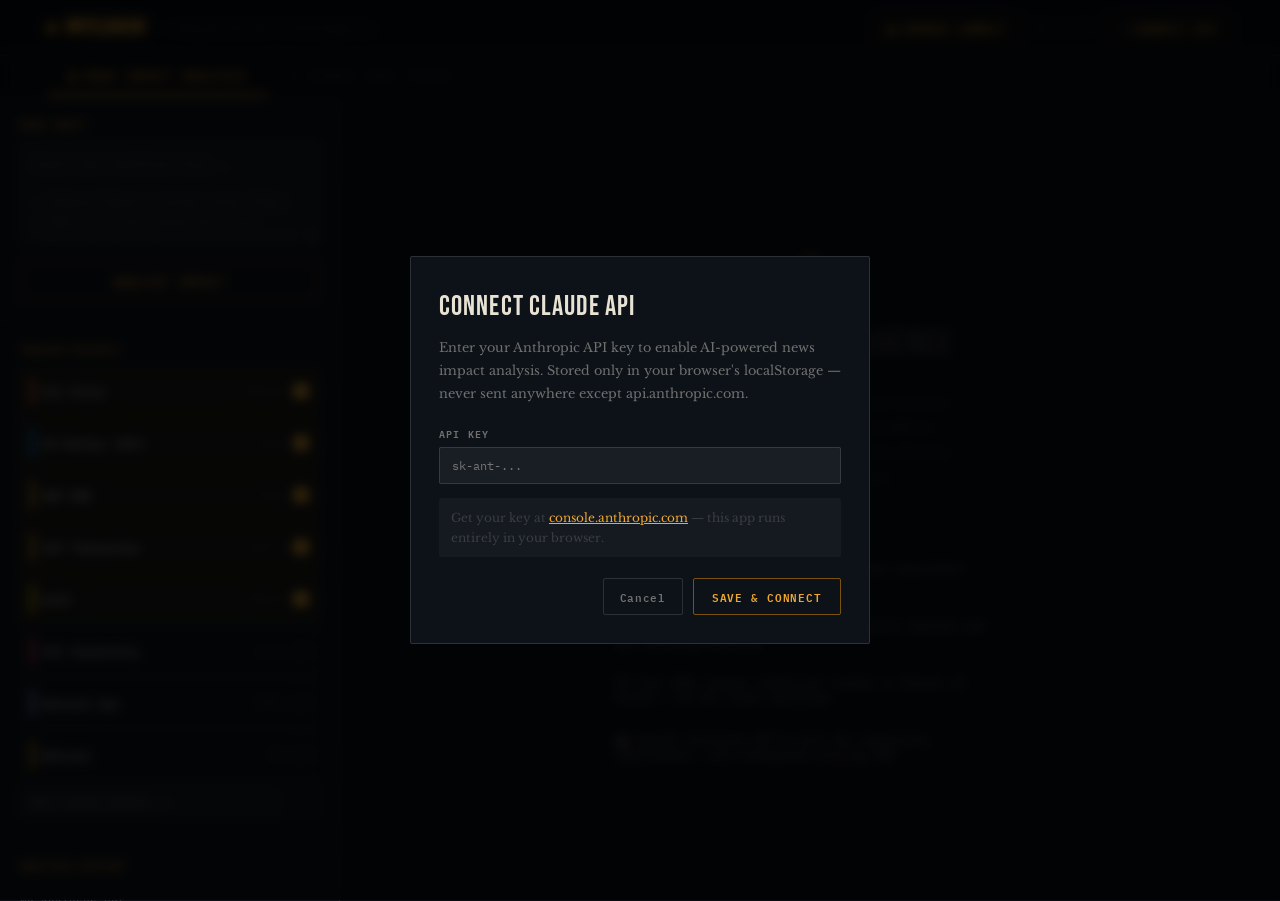
<file: index2.html>
﻿<!DOCTYPE html>
<html lang="en">
<head>
<meta charset="UTF-8">
<meta name="viewport" content="width=device-width, initial-scale=1.0">
<title>IntelDash — Geopolitical Intelligence</title>
<link rel="preconnect" href="https://fonts.googleapis.com">
<link rel="preconnect" href="https://fonts.gstatic.com" crossorigin>
<link href="https://fonts.googleapis.com/css2?family=Bebas+Neue&family=IBM+Plex+Mono:wght@300;400;500;600&family=Libre+Baskerville:ital,wght@0,400;0,700;1,400&display=swap" rel="stylesheet">
<style>
:root{
  --bg:#080c12;--bg2:#0d1219;--bg3:#111820;
  --border:rgba(255,255,255,0.07);--border2:rgba(255,255,255,0.13);
  --text:#e8e2d4;--text2:rgba(232,226,212,0.45);--text3:rgba(232,226,212,0.18);
  --accent:#f0a830;--accent-l:#d4870a;--accent-dim:rgba(212,135,10,0.15);
  --warn:#f0a830;--danger:#e74c3c;--danger-dim:rgba(192,57,43,0.12);
  --up:#27ae60;--up-dim:rgba(39,174,96,0.10);
  --down:#e74c3c;--neutral:rgba(232,226,212,0.45);
  --mono:'IBM Plex Mono',monospace;--display:'Bebas Neue','Impact',sans-serif;--serif:'Libre Baskerville',Georgia,serif
}
*{box-sizing:border-box;margin:0;padding:0}
html{scroll-behavior:smooth}
body{background:var(--bg);color:var(--text);font-family:var(--mono);font-size:13px;min-height:100vh;overflow-x:hidden;line-height:1.6}
/* Noise overlay — matches portal */
body::before{content:'';position:fixed;inset:0;z-index:0;background-image:url("data:image/svg+xml,%3Csvg viewBox='0 0 256 256' xmlns='http://www.w3.org/2000/svg'%3E%3Cfilter id='n'%3E%3CfeTurbulence type='fractalNoise' baseFrequency='0.9' numOctaves='4' stitchTiles='stitch'/%3E%3C/filter%3E%3Crect width='100%25' height='100%25' filter='url(%23n)' opacity='0.035'/%3E%3C/svg%3E");background-size:200px;pointer-events:none;opacity:0.6}
/* Scan lines — matches portal */
body::after{content:'';position:fixed;inset:0;z-index:0;background:repeating-linear-gradient(0deg,transparent,transparent 2px,rgba(0,0,0,0.03) 2px,rgba(0,0,0,0.03) 4px);pointer-events:none}
/* TOP BAR — matches portal header */
.topbar{position:sticky;top:0;z-index:100;background:rgba(8,12,18,0.95);backdrop-filter:blur(12px);border-bottom:1px solid var(--border2);padding:0 clamp(1.5rem,4vw,3rem);height:56px;display:flex;align-items:center;justify-content:space-between;position:relative;z-index:50}
.logo{font-family:var(--display);font-size:22px;letter-spacing:0.04em;color:var(--accent);display:flex;align-items:center;gap:10px}
.logo-sub{font-family:var(--mono);font-weight:400;font-size:12px;color:var(--text3);margin-left:4px}
.logo-dot{width:8px;height:8px;border-radius:50%;background:var(--accent);box-shadow:0 0 10px rgba(212,135,10,0.6);animation:pulse 2s ease-in-out infinite}
@keyframes pulse{0%,100%{opacity:1;transform:scale(1)}50%{opacity:.5;transform:scale(.8)}}
@keyframes spin{to{transform:rotate(360deg)}}
@keyframes fadeIn{from{opacity:0;transform:translateY(8px)}to{opacity:1;transform:none}}
.topbar-right{display:flex;align-items:center;gap:14px}
.clock{font-size:11px;color:var(--text3);letter-spacing:.05em}
.api-status{display:flex;align-items:center;gap:6px;font-size:11px;font-weight:600;letter-spacing:.08em;text-transform:uppercase;color:var(--accent);padding:4px 12px;border:1px solid rgba(212,135,10,0.35);border-radius:2px;cursor:pointer;transition:all .2s}
.api-status:hover{background:rgba(212,135,10,0.12);border-color:var(--accent);color:#fff}
.status-dot{width:6px;height:6px;border-radius:50%;background:var(--text3)}
.status-dot.connected{background:var(--accent);box-shadow:0 0 6px rgba(212,135,10,0.6)}
/* PAGE TABS — portal style */
.page-tabs{display:flex;gap:2px;padding:0 clamp(1.5rem,4vw,3rem);background:var(--bg);border-bottom:1px solid var(--border);position:sticky;top:56px;z-index:99}
.page-tab{padding:10px 20px;font-size:11px;font-weight:600;letter-spacing:.1em;text-transform:uppercase;color:var(--text3);cursor:pointer;border-bottom:2px solid transparent;transition:all .15s;white-space:nowrap;font-family:var(--mono)}
.page-tab:hover{color:var(--text2)}
.page-tab.active{color:var(--accent);border-bottom-color:var(--accent)}
.page{display:none;position:relative;z-index:1}
.page.active{display:block}
/* SHARED */
.section-label{font-size:9px;font-weight:600;letter-spacing:.18em;color:var(--accent);text-transform:uppercase;margin-bottom:12px;display:flex;align-items:center;gap:8px}
.section-label::after{content:'';flex:1;height:1px;background:var(--border)}
/* ═══ NEWS PAGE ══════════════════════════════════════════════════════════════ */
.ni-app{display:grid;grid-template-columns:340px 1fr;min-height:calc(100vh - 96px);position:relative;z-index:1}
.left-panel{border-right:1px solid var(--border);display:flex;flex-direction:column;height:calc(100vh - 96px);position:sticky;top:96px;overflow-y:auto;background:var(--bg2)}
.panel-section{padding:20px;border-bottom:1px solid var(--border)}
.headline-input{width:100%;background:rgba(255,255,255,.04);border:1px solid var(--border2);border-radius:2px;padding:10px 12px;font-family:var(--mono);font-size:12px;color:var(--text);resize:vertical;min-height:100px;line-height:1.6;outline:none;transition:border-color .15s}
.headline-input:focus{border-color:var(--accent)}
.headline-input::placeholder{color:var(--text3)}
.analyze-btn{margin-top:10px;width:100%;background:transparent;border:1px solid rgba(212,135,10,.55);border-radius:2px;padding:10px;font-family:var(--mono);font-size:11px;font-weight:600;letter-spacing:.1em;text-transform:uppercase;color:var(--accent);cursor:pointer;transition:all .2s}
.analyze-btn:hover{background:rgba(212,135,10,.12);border-color:var(--accent);color:#fff}
.analyze-btn:disabled{opacity:.4;cursor:not-allowed}
.analyze-btn.loading{background:transparent;color:var(--accent);border-color:rgba(212,135,10,.35)}
.btn-spinner{display:inline-block;width:12px;height:12px;border:2px solid rgba(212,135,10,.3);border-top-color:var(--accent);border-radius:50%;animation:spin .6s linear infinite;margin-right:7px;vertical-align:middle}
.metric-item{display:flex;align-items:center;gap:8px;padding:8px 10px;background:transparent;border:1px solid var(--border);border-radius:2px;cursor:pointer;transition:all .15s;margin-bottom:6px}
.metric-item:hover{border-color:var(--border2)}
.metric-item.active{border-color:rgba(212,135,10,.3);background:rgba(212,135,10,.05)}
.metric-color{width:3px;height:28px;border-radius:2px;flex-shrink:0}
.metric-name{flex:1;font-size:12px;color:var(--text)}
.metric-unit{font-size:10px;color:var(--text3)}
.metric-check{width:14px;height:14px;border:1px solid var(--border2);border-radius:2px;display:flex;align-items:center;justify-content:center;flex-shrink:0}
.metric-check.checked{background:var(--accent);border-color:var(--accent)}
.metric-check.checked::after{content:'✓';font-size:9px;color:#080c12}
.add-metric-row{display:flex;gap:6px;margin-top:8px}
.add-metric-input{flex:1;background:rgba(255,255,255,.04);border:1px solid var(--border);border-radius:2px;padding:7px 10px;font-family:var(--mono);font-size:11px;color:var(--text);outline:none}
.add-metric-input:focus{border-color:var(--accent)}
.add-metric-btn{background:transparent;border:1px solid var(--border2);border-radius:2px;padding:7px 12px;font-size:12px;color:var(--text2);cursor:pointer;transition:all .15s;font-family:var(--mono)}
.add-metric-btn:hover{border-color:var(--accent);color:var(--accent)}
.history-item{padding:10px 12px;background:transparent;border:1px solid var(--border);border-radius:2px;cursor:pointer;transition:all .15s;margin-bottom:6px}
.history-item:hover{border-color:var(--border2)}
.history-item.selected{border-color:rgba(212,135,10,.4)}
.history-headline{font-size:11px;color:var(--text2);line-height:1.4;margin-bottom:5px;display:-webkit-box;-webkit-line-clamp:2;-webkit-box-orient:vertical;overflow:hidden}
.history-meta{display:flex;align-items:center;gap:8px}
.history-time{font-size:10px;color:var(--text3)}
.sentiment-pill{font-size:9px;padding:2px 7px;border-radius:2px;letter-spacing:.08em;text-transform:uppercase;font-weight:600}
.sp-pos{background:var(--up-dim);color:var(--up)}
.sp-neg{background:var(--danger-dim);color:var(--danger)}
.sp-neu{background:rgba(255,255,255,.07);color:var(--neutral)}
.sp-mix{background:var(--accent-dim);color:var(--accent)}
.main-panel{display:flex;flex-direction:column;overflow-y:auto;height:calc(100vh - 96px);position:relative;z-index:1}
.empty-state{flex:1;display:flex;flex-direction:column;align-items:center;justify-content:center;gap:16px;color:var(--text3);padding:40px;text-align:center}
.empty-icon{font-size:48px;opacity:.2;color:var(--accent)}
.empty-title{font-family:var(--display);font-size:36px;letter-spacing:.04em;color:var(--text3)}
.empty-sub{font-family:var(--serif);font-size:0.875rem;color:var(--text3);line-height:1.8;max-width:340px}
.sample-headlines{display:flex;flex-direction:column;gap:6px;margin-top:8px;width:100%;max-width:420px}
.sample-btn{background:transparent;border:1px solid var(--border);border-radius:2px;padding:9px 14px;font-family:var(--mono);font-size:11px;color:var(--text2);cursor:pointer;text-align:left;transition:all .15s;line-height:1.4}
.sample-btn:hover{border-color:var(--accent);color:var(--accent)}
.results-wrap{padding:24px 28px;display:flex;flex-direction:column;gap:20px}
.headline-card{background:var(--bg2);border:1px solid var(--border2);border-radius:2px;padding:20px 24px;animation:fadeIn .3s ease}
.headline-label{font-size:9px;font-weight:600;letter-spacing:.18em;color:var(--accent);text-transform:uppercase;margin-bottom:10px}
.headline-text{font-family:var(--display);font-size:28px;letter-spacing:.02em;line-height:1.3;margin-bottom:14px}
.sentiment-row{display:flex;align-items:center;gap:12px;flex-wrap:wrap}
.big-sentiment{font-size:11px;font-weight:600;padding:3px 10px;border-radius:2px;letter-spacing:.1em;text-transform:uppercase}
.conf-wrap{display:flex;align-items:center;gap:8px;flex:1;min-width:120px}
.conf-lbl{font-size:11px;color:var(--text3)}
.conf-bar{flex:1;height:3px;background:rgba(255,255,255,.06);border-radius:1px;overflow:hidden}
.conf-fill{height:100%;border-radius:1px;background:var(--accent);transition:width .8s cubic-bezier(.4,0,.2,1)}
.analysis-text{margin-top:14px;font-family:var(--serif);font-size:0.8rem;color:var(--text2);line-height:1.8;padding-top:14px;border-top:1px solid var(--border)}
.metrics-grid{display:grid;grid-template-columns:repeat(auto-fill,minmax(210px,1fr));gap:12px}
.metric-card{background:var(--bg2);border:1px solid var(--border);border-radius:2px;padding:18px 20px;position:relative;overflow:hidden;animation:fadeIn .3s ease both;transition:border-color .2s}
.metric-card:hover{border-color:var(--border2)}
.mc-label{font-size:9px;font-weight:600;letter-spacing:.14em;color:var(--text3);text-transform:uppercase;margin-bottom:10px}
.mc-impact{font-family:var(--display);font-size:28px;letter-spacing:.02em;line-height:1;margin-bottom:6px}
.mc-dir{display:flex;align-items:center;gap:6px;font-size:11px;margin-bottom:10px}
.mc-bar-track{height:3px;background:rgba(255,255,255,.05);border-radius:1px;overflow:hidden;margin-bottom:10px}
.mc-bar-fill{height:100%;border-radius:1px;transition:width 1s cubic-bezier(.4,0,.2,1)}
.mc-reasoning{font-family:var(--serif);font-size:0.75rem;color:var(--text3);line-height:1.6}
.tf-row{display:flex;gap:8px}
.tf-card{flex:1;background:var(--bg2);border:1px solid var(--border);border-radius:2px;padding:16px;animation:fadeIn .3s ease both}
.tf-head{font-size:9px;font-weight:600;letter-spacing:.14em;color:var(--text3);text-transform:uppercase;margin-bottom:10px;display:flex;align-items:center;gap:8px}
.tf-badge{padding:2px 8px;border-radius:2px;font-size:9px;font-weight:600;letter-spacing:.06em}
.tf-content{font-family:var(--serif);font-size:0.75rem;color:var(--text2);line-height:1.6}
.risks-card{background:var(--bg2);border:1px solid rgba(231,76,60,.2);border-radius:2px;padding:18px 20px;animation:fadeIn .3s ease both}
.risks-title{font-size:9px;font-weight:600;letter-spacing:.14em;color:var(--danger);text-transform:uppercase;margin-bottom:12px}
.risk-item{display:flex;gap:10px;align-items:flex-start;margin-bottom:8px}
.risk-dot{width:3px;height:3px;border-radius:50%;background:var(--danger);margin-top:6px;flex-shrink:0}
.risk-text,.opp-text{font-family:var(--serif);font-size:0.75rem;color:var(--text2);line-height:1.6}
.opps-card{background:var(--bg2);border:1px solid rgba(212,135,10,.2);border-radius:2px;padding:18px 20px;animation:fadeIn .3s ease both}
.opps-title{font-size:9px;font-weight:600;letter-spacing:.14em;color:var(--accent);text-transform:uppercase;margin-bottom:12px}
.opp-item{display:flex;gap:10px;align-items:flex-start;margin-bottom:8px}
.opp-dot{width:3px;height:3px;border-radius:50%;background:var(--accent);margin-top:6px;flex-shrink:0}
.error-card{background:rgba(231,76,60,.06);border:1px solid rgba(231,76,60,.25);border-radius:2px;padding:16px 20px;font-size:12px;color:#ff8a94;line-height:1.6}
.rs-title{font-size:9px;font-weight:600;letter-spacing:.18em;color:var(--accent);text-transform:uppercase;margin-bottom:12px;display:flex;align-items:center;gap:10px}
.rs-title::after{content:'';flex:1;height:1px;background:var(--border)}
/* ═══ INTEL STATUS BANNER ════════════════════════════════════════════════════ */
.intel-status-bar{background:var(--bg2);border:1px solid rgba(212,135,10,.22);border-radius:2px;padding:14px 18px;margin-bottom:16px;animation:fadeIn .4s ease}
.intel-status-row{display:flex;align-items:center;gap:10px;flex-wrap:wrap;margin-bottom:10px}
.intel-trap{font-size:10px;font-weight:600;letter-spacing:.1em;text-transform:uppercase;padding:3px 10px;border-radius:2px}
.intel-trap.active{background:rgba(231,76,60,.15);color:#ff8a94;border:1px solid rgba(231,76,60,.3)}
.intel-trap.inactive{background:rgba(39,174,96,.1);color:var(--up);border:1px solid rgba(39,174,96,.25)}
.intel-trap.unknown{background:rgba(255,255,255,.07);color:var(--text3);border:1px solid var(--border)}
.intel-eq-badge{font-size:10px;font-weight:600;letter-spacing:.08em;padding:3px 10px;border-radius:2px;background:rgba(212,135,10,.12);color:var(--accent);border:1px solid rgba(212,135,10,.25)}
.intel-ai-badge{font-size:9px;font-weight:600;letter-spacing:.1em;text-transform:uppercase;padding:3px 9px;border-radius:2px}
.intel-ai-badge.calibrated{background:rgba(39,174,96,.1);color:var(--up);border:1px solid rgba(39,174,96,.25)}
.intel-ai-badge.uncalibrated{background:rgba(255,255,255,.06);color:var(--text3);border:1px solid var(--border)}
.intel-published{font-size:11px;color:var(--text3);margin-left:auto}
.intel-closure{font-size:11px;font-weight:600;color:var(--accent)}
.intel-strategic{font-family:var(--serif);font-size:0.78rem;color:var(--text2);line-height:1.7;border-top:1px solid var(--border);padding-top:10px;margin-top:4px}
.intel-event{font-size:11px;color:var(--accent);font-weight:500;margin-top:6px}
.intel-event::before{content:'◈ MOST SIGNIFICANT: ';font-size:9px;font-weight:600;letter-spacing:.1em;color:var(--text3);text-transform:uppercase}
.intel-notes{font-family:var(--serif);font-size:0.76rem;color:var(--text3);line-height:1.6;padding:10px 14px;background:rgba(255,255,255,.025);border-radius:2px;border:1px solid var(--border);margin-top:10px}
.intel-notes-lbl{font-size:9px;font-weight:600;letter-spacing:.14em;text-transform:uppercase;color:var(--text3);margin-bottom:5px}
/* ═══ DERIVED VALUES PANEL ═══════════════════════════════════════════════════ */
.derived-panel{background:var(--bg2);border:1px solid var(--border);border-radius:2px;padding:16px 18px;margin-bottom:16px;animation:fadeIn .4s ease}
.derived-grid{display:grid;grid-template-columns:repeat(auto-fill,minmax(140px,1fr));gap:10px;margin-top:10px}
.derived-item{background:rgba(255,255,255,.025);border:1px solid var(--border);border-radius:2px;padding:10px 12px;text-align:center}
.derived-val{font-family:var(--display);font-size:26px;letter-spacing:.02em;line-height:1;margin-bottom:3px}
.derived-lbl{font-size:9px;font-weight:600;letter-spacing:.1em;text-transform:uppercase;color:var(--text3)}
.derived-sub{font-size:10px;color:var(--text3);margin-top:4px;font-family:var(--serif)}
/* ═══ GAME THEORY PAGE ═══════════════════════════════════════════════════════ */
.gt-page{padding:28px;min-height:calc(100vh - 96px);position:relative;z-index:1}
.gt-hdr{display:flex;align-items:center;gap:12px;margin-bottom:20px;flex-wrap:wrap}
.flag-badge{display:flex;align-items:center;gap:6px;font-size:12px;font-weight:600;letter-spacing:.04em;padding:5px 14px;border-radius:2px;border:1px solid}
.flag-us{background:rgba(0,153,255,.08);color:#60aaff;border-color:rgba(0,153,255,.25)}
.flag-ir{background:rgba(231,76,60,.08);color:#ff8a94;border-color:rgba(231,76,60,.25)}
.vs-lbl{font-size:12px;color:var(--text3)}
.bridge-banner{background:linear-gradient(90deg,rgba(212,135,10,.06),rgba(212,135,10,.03));border:1px solid rgba(212,135,10,.2);border-radius:2px;padding:14px 18px;margin-bottom:20px;display:none}
.bridge-banner.on{display:flex;align-items:center;gap:14px}
.bridge-text{flex:1;font-size:12px;color:var(--text2);line-height:1.5}
.bridge-btn{background:rgba(212,135,10,.1);border:1px solid rgba(212,135,10,.3);border-radius:2px;padding:7px 14px;font-size:11px;font-weight:600;letter-spacing:.06em;text-transform:uppercase;color:var(--accent);cursor:pointer;white-space:nowrap;transition:all .15s;font-family:var(--mono)}
.bridge-btn:hover{background:rgba(212,135,10,.18);border-color:var(--accent)}
.gt-tabs{display:flex;gap:2px;margin-bottom:24px;border-bottom:1px solid var(--border);padding-bottom:0;width:100%}
.gt-tab{padding:8px 18px;font-size:11px;font-weight:600;letter-spacing:.08em;text-transform:uppercase;cursor:pointer;border:none;border-bottom:2px solid transparent;background:transparent;color:var(--text3);transition:all .15s;font-family:var(--mono);margin-bottom:-1px}
.gt-tab.active{color:var(--accent);border-bottom-color:var(--accent)}
.gt-panel{display:none}
.gt-panel.active{display:block}
/* Matrix */
.matrix-wrap{overflow-x:auto;margin-bottom:20px}
.payoff-grid{border-collapse:collapse;font-size:12px;min-width:560px;width:100%}
.payoff-grid th{padding:9px 12px;font-size:9px;font-weight:600;letter-spacing:.12em;color:var(--text3);text-transform:uppercase;border:1px solid var(--border);background:var(--bg2)}
.payoff-grid td{padding:9px 12px;text-align:center;border:1px solid var(--border);transition:background .15s}
.row-hdr{text-align:left!important;background:var(--bg2);color:var(--text2);font-size:11px;min-width:130px}
.cell-val{font-weight:600;font-size:12px;color:var(--text)}
.cell-desc{font-size:10px;color:var(--text3);margin-top:3px}
.cell-hover:hover{background:rgba(212,135,10,.04);cursor:pointer}
.nash-cell{background:rgba(212,135,10,.06)!important}
.nash-cell .cell-val{color:var(--accent)}
.nash-badge{display:inline-block;font-size:9px;font-weight:600;letter-spacing:.06em;padding:2px 7px;background:rgba(212,135,10,.15);color:var(--accent);border-radius:2px;margin-top:4px}
/* Bar charts */
.bar-section{margin-top:16px}
.bar-row{display:flex;align-items:center;gap:10px;margin-bottom:8px}
.bar-lbl{font-size:11px;color:var(--text2);min-width:150px}
.bar-track{flex:1;height:14px;background:rgba(255,255,255,.04);border-radius:1px;overflow:hidden}
.bar-fill{height:100%;border-radius:1px;display:flex;align-items:center;padding-left:8px;font-size:10px;font-weight:600;transition:width .5s}
/* Ladder */
.ladder-wrap{display:flex;flex-direction:column;gap:6px;margin-bottom:16px}
.ladder-step{display:flex;align-items:stretch;gap:12px;cursor:pointer}
.step-num{width:28px;height:28px;flex-shrink:0;border-radius:2px;display:flex;align-items:center;justify-content:center;font-size:11px;font-weight:600;margin-top:4px;font-family:var(--mono)}
.step-body{flex:1;padding:10px 14px;border-radius:2px;border:1px solid var(--border);transition:all .15s}
.step-body:hover{border-color:var(--border2);background:rgba(255,255,255,.03)}
.step-title{font-family:var(--display);font-size:18px;letter-spacing:.02em;margin-bottom:5px}
.step-meta{display:flex;gap:8px;align-items:center;flex-wrap:wrap;margin-top:6px}
.prob-bar-wrap{flex:1;min-width:80px;height:3px;background:var(--border);border-radius:1px}
.prob-bar{height:100%;border-radius:1px;transition:width .4s}
.prob-label{font-size:10px;color:var(--text3)}
.actor-tag{font-size:10px;font-weight:600;padding:2px 8px;border-radius:2px}
.step-detail{background:var(--bg2);border-radius:2px;padding:14px 16px;margin-top:6px;border:1px solid var(--border);font-size:12px;line-height:1.6;display:none;animation:fadeIn .2s ease}
.step-detail.open{display:block}
.step-detail-grid{display:grid;grid-template-columns:1fr 1fr;gap:12px;margin-top:10px;font-size:11px}
/* Simulation */
.sim-grid{display:grid;grid-template-columns:1fr 1fr;gap:16px;margin-bottom:16px}
.sim-card{background:var(--bg2);border:1px solid var(--border);border-radius:2px;padding:18px}
.sim-card-title{font-family:var(--display);font-size:20px;letter-spacing:.02em;margin-bottom:14px}
.factor-row{display:flex;align-items:center;gap:8px;margin-bottom:10px}
.factor-lbl{font-size:11px;color:var(--text2);flex:1}
.factor-val{font-size:11px;font-weight:600;min-width:18px;text-align:right;color:var(--accent)}
input[type=range]{flex:1;accent-color:var(--accent)}
.run-btn{width:100%;padding:10px;margin:4px 0 16px;font-family:var(--mono);font-size:11px;font-weight:600;letter-spacing:.1em;text-transform:uppercase;color:var(--accent);background:transparent;border:1px solid rgba(212,135,10,.55);border-radius:2px;cursor:pointer;transition:all .2s}
.run-btn:hover{background:rgba(212,135,10,.12);border-color:var(--accent);color:#fff}
.outcome-grid{display:grid;grid-template-columns:repeat(5,1fr);gap:10px;margin-bottom:16px}
.outcome-card{background:var(--bg2);border:1px solid var(--border);border-radius:2px;padding:12px;text-align:center;transition:border-color .2s}
.outcome-card.dominant{border-color:rgba(255,255,255,.2)}
.outcome-val{font-family:var(--display);font-size:28px;letter-spacing:.02em;margin-bottom:4px}
.outcome-lbl{font-size:10px;color:var(--text3)}
.eq-result{padding:14px 16px;border-radius:2px;font-family:var(--serif);font-size:0.8rem;line-height:1.7;margin-bottom:16px}
.eq-stable{background:rgba(29,158,117,.06);border:1px solid rgba(29,158,117,.2)}
.eq-unstable{background:rgba(212,135,10,.06);border:1px solid rgba(212,135,10,.2)}
.eq-conflict{background:rgba(231,76,60,.06);border:1px solid rgba(231,76,60,.2)}
.eq-title{font-family:var(--display);font-size:20px;letter-spacing:.02em;margin-bottom:5px}
.dist-title{font-size:9px;font-weight:600;letter-spacing:.18em;color:var(--text3);text-transform:uppercase;margin-bottom:12px}
/* Donut chart */
.sim-viz{display:grid;grid-template-columns:200px 1fr;gap:24px;align-items:center;margin-bottom:20px}
.donut-wrap{position:relative;width:200px;height:200px;flex-shrink:0}
.donut-svg{width:200px;height:200px;transform:rotate(-90deg)}
.donut-center{position:absolute;inset:0;display:flex;flex-direction:column;align-items:center;justify-content:center;pointer-events:none}
.donut-dominant-val{font-family:var(--display);font-size:38px;letter-spacing:.02em;line-height:1}
.donut-dominant-lbl{font-family:var(--mono);font-size:9px;font-weight:600;letter-spacing:.12em;text-transform:uppercase;color:var(--text3);margin-top:4px;text-align:center;max-width:80px}
.dist-bars{display:flex;flex-direction:column;gap:10px}
.dist-bar-row{display:flex;align-items:center;gap:10px}
.dist-bar-dot{width:8px;height:8px;border-radius:50%;flex-shrink:0}
.dist-bar-lbl{font-size:11px;color:var(--text2);min-width:120px}
.dist-bar-track{flex:1;height:20px;background:rgba(255,255,255,.04);border-radius:1px;overflow:hidden;position:relative}
.dist-bar-fill{height:100%;border-radius:1px;display:flex;align-items:center;padding-left:8px;font-family:var(--mono);font-size:10px;font-weight:600;color:rgba(255,255,255,.85);transition:width 1s cubic-bezier(.4,0,.2,1);min-width:2px}
.dist-bar-pct{position:absolute;right:8px;top:50%;transform:translateY(-50%);font-size:10px;font-weight:600;font-family:var(--mono);color:var(--text3)}
@keyframes countUp{from{opacity:0;transform:translateY(6px)}to{opacity:1;transform:none}}
/* Modal */
.modal-overlay{position:fixed;inset:0;background:rgba(0,0,0,.75);z-index:200;display:flex;align-items:center;justify-content:center;backdrop-filter:blur(6px);opacity:0;pointer-events:none;transition:opacity .2s}
.modal-overlay.open{opacity:1;pointer-events:all}
.modal{background:var(--bg2);border:1px solid var(--border2);border-radius:2px;padding:28px;width:460px;max-width:calc(100vw - 40px);transform:translateY(10px);transition:transform .2s}
.modal-overlay.open .modal{transform:none}
.modal-title{font-family:var(--display);font-size:28px;letter-spacing:.04em;margin-bottom:6px}
.modal-sub{font-family:var(--serif);font-size:0.8rem;color:var(--text2);line-height:1.8;margin-bottom:20px}
.modal-lbl{font-size:10px;font-weight:600;letter-spacing:.12em;text-transform:uppercase;color:var(--text2);margin-bottom:6px}
.modal-input{width:100%;background:rgba(255,255,255,.05);border:1px solid var(--border2);border-radius:2px;padding:10px 12px;font-family:var(--mono);font-size:12px;color:var(--text);outline:none;margin-bottom:14px}
.modal-input:focus{border-color:var(--accent)}
.modal-btns{display:flex;gap:10px;justify-content:flex-end}
.modal-cancel{background:transparent;border:1px solid var(--border2);border-radius:2px;padding:8px 16px;font-family:var(--mono);font-size:11px;font-weight:600;letter-spacing:.06em;color:var(--text2);cursor:pointer;transition:all .15s}
.modal-cancel:hover{border-color:var(--border2);color:var(--text)}
.modal-save{background:transparent;border:1px solid rgba(212,135,10,.55);border-radius:2px;padding:8px 18px;font-family:var(--mono);font-size:11px;font-weight:600;letter-spacing:.08em;text-transform:uppercase;color:var(--accent);cursor:pointer;transition:all .2s}
.modal-save:hover{background:rgba(212,135,10,.12);border-color:var(--accent);color:#fff}
.modal-note{font-family:var(--serif);font-size:0.75rem;color:var(--text3);line-height:1.6;padding:10px 12px;background:rgba(255,255,255,.03);border-radius:2px}
::-webkit-scrollbar{width:4px}::-webkit-scrollbar-track{background:transparent}::-webkit-scrollbar-thumb{background:rgba(255,255,255,.08);border-radius:2px}
@media(max-width:860px){
  .ni-app{grid-template-columns:1fr}
  .left-panel{height:auto;position:static}
  .main-panel{height:auto}
  .tf-row,.sim-grid{flex-direction:column}
  .outcome-grid{grid-template-columns:repeat(2,1fr)}
}
</style>
</head>
<body>

<div class="topbar">
  <div class="logo"><div class="logo-dot"></div>IntelDash<span style="font-family:var(--mono);font-weight:400;font-size:12px;color:var(--text3);margin-left:4px">/ Geopolitical Intelligence</span></div>
  <div class="topbar-right">
    <a href="index.html" style="font-family:var(--mono);font-size:11px;font-weight:600;letter-spacing:.08em;text-transform:uppercase;color:var(--accent);text-decoration:none;padding:4px 12px;border:1px solid rgba(212,135,10,.35);border-radius:2px;white-space:nowrap;transition:background .2s,border-color .2s,color .2s;display:flex;align-items:center;gap:6px;" onmouseover="this.style.background='rgba(212,135,10,.12)';this.style.borderColor='var(--accent)';this.style.color='#fff'" onmouseout="this.style.background='';this.style.borderColor='rgba(212,135,10,.35)';this.style.color='var(--accent)'">
      ◈ Hormuz Gambit
    </a>
    <div class="clock" id="clock">--:--:--</div>
    <div class="api-status" onclick="openModal()"><div class="status-dot" id="status-dot"></div><span id="api-status-text">Connect API</span></div>
  </div>
</div>

<div class="page-tabs">
  <div class="page-tab active" onclick="switchPage('news')">◈ News Impact Analysis</div>
  <div class="page-tab" onclick="switchPage('gt')">⚔ Hormuz Game Theory</div>
</div>

<!-- ══ NEWS PAGE ══════════════════════════════════════════════════════════════ -->
<div class="page active" id="page-news">
<div class="ni-app">
  <div class="left-panel">
    <div class="panel-section">
      <div class="section-label">News Input</div>
      <textarea class="headline-input" id="headline-input" placeholder="Paste news headlines here...

• Federal Reserve raises rates 75bps
• OPEC announces production cuts  
• Iran seizes tanker in Hormuz strait"></textarea>
      <button class="analyze-btn" id="analyze-btn" onclick="analyzeHeadline()">Analyze Impact</button>
    </div>
    <div class="panel-section">
      <div class="section-label">Tracked Metrics</div>
      <div id="metrics-list"></div>
      <div class="add-metric-row">
        <input class="add-metric-input" id="new-metric-input" placeholder="Add custom metric..." onkeydown="if(event.key==='Enter')addMetric()">
        <button class="add-metric-btn" onclick="addMetric()">+</button>
      </div>
    </div>
    <div class="panel-section" style="flex:1">
      <div class="section-label">Analysis History</div>
      <div id="history-list"><div style="font-size:11px;color:var(--text3);padding:8px 0">No analyses yet.</div></div>
    </div>
  </div>
  <div class="main-panel" id="main-panel">
    <div class="empty-state" id="empty-state">
      <div class="empty-icon">◈</div>
      <div class="empty-title">Awaiting Intelligence</div>
      <div class="empty-sub">Paste news headlines and click Analyze Impact. Hormuz-related headlines automatically update the Game Theory simulation parameters.</div>
      <div style="font-size:11px;color:var(--text3);margin-top:4px">Try a sample:</div>
      <div class="sample-headlines">
        <button class="sample-btn" onclick="useSample(0)">📊 Fed raises interest rates 50bps amid persistent inflation, signals more hikes ahead</button>
        <button class="sample-btn" onclick="useSample(1)">🛢️ OPEC+ cuts oil production by 2 million barrels per day starting November</button>
        <button class="sample-btn" onclick="useSample(2)">⚔️ Iran IRGC seizes commercial tanker in Strait of Hormuz — US 5th Fleet mobilizes</button>
        <button class="sample-btn" onclick="useSample(3)">🤖 OpenAI announces GPT-5 with 10x capability improvement, cuts enterprise pricing 40%</button>
      </div>
    </div>
    <div class="results-wrap" id="results-wrap" style="display:none"></div>
  </div>
</div>
</div>

<!-- ══ GAME THEORY PAGE ═══════════════════════════════════════════════════════ -->
<div class="page" id="page-gt">
<div class="gt-page">
  <div class="gt-hdr">
    <div class="flag-badge flag-us">🇺🇸 United States</div>
    <span class="vs-lbl">vs</span>
    <div class="flag-badge flag-ir">🇮🇷 Iran</div>
    <span style="margin-left:auto;font-size:12px;color:var(--text3)">Strait of Hormuz — Predictive Game Theory Simulation</span>
  </div>

  <!-- ══ INTEL STATUS BANNER (populated from params.json) ══ -->
  <div class="intel-status-bar" id="intel-status-bar" style="display:none">
    <div class="intel-status-row">
      <span id="intel-trap-badge" class="intel-trap unknown">—</span>
      <span id="intel-eq-badge" class="intel-eq-badge">—</span>
      <span id="intel-ai-badge" class="intel-ai-badge uncalibrated">Manual</span>
      <span id="intel-closure" class="intel-closure"></span>
      <span id="intel-published" class="intel-published"></span>
    </div>
    <div class="intel-strategic" id="intel-strategic"></div>
    <div class="intel-event" id="intel-event"></div>
    <div style="margin-top:10px">
      <div class="intel-notes-lbl">Analyst Notes</div>
      <div class="intel-notes" id="intel-notes"></div>
    </div>
  </div>

  <!-- ══ DERIVED EQUILIBRIUM VALUES (populated from params.json) ══ -->
  <div class="derived-panel" id="derived-panel" style="display:none">
    <div class="section-label">Derived Equilibrium Values <span style="font-size:10px;color:var(--text3);text-transform:none;letter-spacing:0;font-weight:400;font-family:var(--serif)">— computed from calibrated parameters</span></div>
    <div class="derived-grid" id="derived-grid"></div>
  </div>

  <div class="bridge-banner" id="bridge-banner">
    <div style="font-size:18px">⚡</div>
    <div class="bridge-text"><strong id="bridge-hl" style="color:var(--text);display:block;margin-bottom:3px"></strong>AI detected Hormuz-relevant signals. Simulation parameters have been auto-updated from the news analysis.</div>
    <button class="bridge-btn" onclick="runSim()">▶ Re-run Simulation</button>
  </div>

  <div class="gt-tabs">
    <button class="gt-tab active" onclick="switchGtTab('matrix')">Payoff Matrix</button>
    <button class="gt-tab" onclick="switchGtTab('escalation')">Escalation Ladder</button>
    <button class="gt-tab" onclick="switchGtTab('simulation')">Monte Carlo</button>
  </div>

  <!-- MATRIX -->
  <div class="gt-panel active" id="gt-matrix">
    <p style="font-size:12px;color:var(--text3);margin-bottom:16px;line-height:1.6">Simultaneous-move normal-form game. Cells show (US payoff, Iran payoff) — higher is better for that actor. <span style="background:rgba(212,135,10,.12);color:var(--accent);padding:2px 7px;border-radius:2px;font-size:9px;font-weight:600;letter-spacing:.06em;margin-left:4px">★ Nash Equilibrium</span></p>
    <div class="matrix-wrap"><table class="payoff-grid"><thead><tr><th style="text-align:left"></th><th>Iran: Keep open</th><th>Iran: Mine strait</th><th>Iran: Close strait</th><th>Iran: Full blockade</th></tr></thead><tbody id="matrix-body"></tbody></table></div>
    <div class="bar-section"><div style="font-size:9px;font-weight:600;letter-spacing:.18em;color:var(--accent);text-transform:uppercase;margin-bottom:12px">Best-response payoffs by scenario</div><div id="payoff-bars"></div></div>
    <div style="margin-top:14px;font-size:11px;color:var(--text3);line-height:1.6"><strong style="color:var(--text2)">Reading the matrix:</strong> The Nash Equilibrium (green) is where neither player improves by unilaterally changing strategy. Deterrence logic produces stable tension around partial closure + US strike posture — the mutual "best worst outcome."</div>
  </div>

  <!-- LADDER -->
  <div class="gt-panel" id="gt-escalation">
    <p style="font-size:12px;color:var(--text3);margin-bottom:16px;line-height:1.6">Sequential game model. Each rung represents a discrete strategic move. Click any step to see conditional probabilities of each actor's next move.</p>
    <div class="ladder-wrap" id="ladder-wrap"></div>
    <div class="step-detail" id="step-detail"></div>
  </div>

  <!-- SIMULATION -->
  <div class="gt-panel" id="gt-simulation">
    <p style="font-size:12px;color:var(--text3);margin-bottom:16px;line-height:1.6">Monte Carlo simulation over 10,000 game iterations. Parameters auto-update from Hormuz-related news analyses.</p>
    <div class="sim-grid">
      <div class="sim-card">
        <div class="sim-card-title" style="color:#60aaff">🇺🇸 US Parameters</div>
        <div class="factor-row"><span class="factor-lbl">Deterrence credibility</span><input type="range" id="us-deter" min="1" max="10" value="8" step="1" oninput="syncV('us-deter')"><span class="factor-val" id="us-deter-v">8</span></div>
        <div class="factor-row"><span class="factor-lbl">Oil dependency</span><input type="range" id="us-oil" min="1" max="10" value="4" step="1" oninput="syncV('us-oil')"><span class="factor-val" id="us-oil-v">4</span></div>
        <div class="factor-row"><span class="factor-lbl">Alliance pressure</span><input type="range" id="us-ally" min="1" max="10" value="7" step="1" oninput="syncV('us-ally')"><span class="factor-val" id="us-ally-v">7</span></div>
        <div class="factor-row"><span class="factor-lbl">Escalation tolerance</span><input type="range" id="us-esc" min="1" max="10" value="5" step="1" oninput="syncV('us-esc')"><span class="factor-val" id="us-esc-v">5</span></div>
      </div>
      <div class="sim-card">
        <div class="sim-card-title" style="color:#ff8a94">🇮🇷 Iran Parameters</div>
        <div class="factor-row"><span class="factor-lbl">Economic pressure</span><input type="range" id="ir-econ" min="1" max="10" value="8" step="1" oninput="syncV('ir-econ')"><span class="factor-val" id="ir-econ-v">8</span></div>
        <div class="factor-row"><span class="factor-lbl">Asymmetric capability</span><input type="range" id="ir-asym" min="1" max="10" value="6" step="1" oninput="syncV('ir-asym')"><span class="factor-val" id="ir-asym-v">6</span></div>
        <div class="factor-row"><span class="factor-lbl">Domestic legitimacy</span><input type="range" id="ir-dom" min="1" max="10" value="5" step="1" oninput="syncV('ir-dom')"><span class="factor-val" id="ir-dom-v">5</span></div>
        <div class="factor-row"><span class="factor-lbl">Regional proxy strength</span><input type="range" id="ir-proxy" min="1" max="10" value="7" step="1" oninput="syncV('ir-proxy')"><span class="factor-val" id="ir-proxy-v">7</span></div>
      </div>
    </div>
    <button class="run-btn" onclick="runSim()">▶ Run 10,000-iteration Monte Carlo Simulation</button>
    <div id="sim-outcomes" class="outcome-grid" style="display:none"></div>
    <div id="sim-eq" style="display:none"></div>
    <div id="sim-dist" style="display:none"><div class="dist-title">Outcome probability distribution — 10,000 iterations</div><div id="sim-bars"></div></div>
  </div>
</div>
</div>

<!-- MODAL -->
<div class="modal-overlay" id="modal-overlay">
  <div class="modal">
    <div class="modal-title">Connect Claude API</div>
    <div class="modal-sub">Enter your Anthropic API key to enable AI-powered news impact analysis. Stored only in your browser's localStorage — never sent anywhere except api.anthropic.com.</div>
    <div class="modal-lbl">API Key</div>
    <input class="modal-input" id="modal-key" type="password" placeholder="sk-ant-...">
    <div class="modal-note">Get your key at <a href="https://console.anthropic.com" target="_blank" style="color:var(--accent)">console.anthropic.com</a> — this app runs entirely in your browser.</div>
    <br>
    <div class="modal-btns">
      <button class="modal-cancel" onclick="closeModal()">Cancel</button>
      <button class="modal-save" onclick="saveKey()">Save & Connect</button>
    </div>
  </div>
</div>

<script>
/* ── STATE ─────────────────────────────────────────────────────────────────── */
const S = {
  apiKey: localStorage.getItem('ni_key') || '',
  metrics: JSON.parse(localStorage.getItem('ni_metrics') || 'null') || [
    {id:'oil',   name:'Oil Price',      unit:'USD/bbl', active:true,  color:'#ff6b35'},
    {id:'usd',   name:'US Dollar (DXY)',unit:'Index',   active:true,  color:'#0099ff'},
    {id:'sp500', name:'S&P 500',        unit:'Index',   active:true,  color:'#f0a830'},
    {id:'bonds', name:'10Y Treasuries', unit:'Yield %', active:true,  color:'#f5a623'},
    {id:'gold',  name:'Gold',           unit:'USD/oz',  active:true,  color:'#ffd700'},
    {id:'vix',   name:'VIX Volatility', unit:'Index',   active:false, color:'#ff4757'},
    {id:'gas',   name:'Natural Gas',    unit:'MMBtu',   active:false, color:'#a29bfe'},
    {id:'btc',   name:'Bitcoin',        unit:'USD',     active:false, color:'#f5a623'},
  ],
  history: JSON.parse(localStorage.getItem('ni_history') || '[]'),
  current: null,
  params: null,    // loaded from params.json
};

const SAMPLES = [
  "Federal Reserve raises interest rates by 50 basis points amid persistent inflation, signaling more hikes ahead through 2024",
  "OPEC+ agrees to cut oil production by 2 million barrels per day starting November, Saudi Arabia leads coalition",
  "Iran IRGC seizes commercial tanker in Strait of Hormuz — US 5th Fleet mobilizes, international shipping reroutes, insurance rates spike 300%",
  "OpenAI announces GPT-5 with 10x capability improvement over GPT-4, enterprise API pricing cut by 40%",
];

const HORMUZ_KW = ['hormuz','strait','irgc','tanker','persian gulf','blockade','shipping lane','5th fleet','iran navy'];

/* ── BOOT ──────────────────────────────────────────────────────────────────── */
async function init() {
  renderMetrics(); renderHistory(); updateApiStatus(); startClock();
  buildMatrix(); buildLadder();
  await loadParams();
  if (!S.apiKey) openModal();
}
function startClock() {
  const t = () => document.getElementById('clock').textContent = new Date().toLocaleTimeString('en-US',{hour12:false});
  t(); setInterval(t,1000);
}

/* ── PARAMS.JSON LOADER ─────────────────────────────────────────────────────── */
async function loadParams() {
  try {
    const res = await fetch('params.json');
    if (!res.ok) return;
    const data = await res.json();
    S.params = data;
    applyParams(data);
    renderIntelStatus(data.meta);
    renderDerived(data.derived, data.parameters);
    // auto-run simulation with calibrated params
    setTimeout(() => runSim(), 300);
  } catch(e) {
    // params.json not available (e.g. running locally without server) — silent fail
  }
}

/**
 * Map params.json parameter fields onto the Monte Carlo sliders.
 *
 * Mapping rationale (all values clamped 1-10):
 *   ir-econ    ← Sr (settlement readiness inverted: low Sr → high econ pressure)
 *               combined with rhoI (regime instability → economic pressure)
 *   ir-asym    ← m (military asymmetric capability multiplier)
 *   ir-dom     ← c (domestic compliance / cohesion)
 *   ir-proxy   ← nu (number of proxy dimensions / proxy strength)
 *   us-deter   ← H (US deterrence headroom)
 *   us-oil     ← G (global oil dependency / cost of closure to US allies)
 *   us-ally    ← Ps (political / alliance pressure parameter)
 *   us-esc     ← k (escalation cost multiplier, inverted — high cost → low tolerance)
 */
function applyParams(data) {
  const p = data.parameters;
  if (!p) return;

  const clamp = (v, lo=1, hi=10) => Math.min(hi, Math.max(lo, Math.round(v)));
  const norm10 = (v, lo, hi) => clamp(((v - lo) / (hi - lo)) * 9 + 1);

  // Iran economic pressure: low Sr + high rhoI → high pressure
  const irEcon = clamp((1 - p.Sr) * 7 + p.rhoI * 20 + 1);
  // Iran asymmetric capability: m is already ~0-10 range
  const irAsym = norm10(p.m, 0.5, 6);
  // Iran domestic legitimacy: c (0-1 compliance) → high c = high legitimacy
  const irDom = clamp(p.c * 10);
  // Iran proxy strength: nu (3 = baseline) scaled
  const irProxy = norm10(p.nu, 1, 6);
  // US deterrence: H (7 = baseline from params), scaled to 1-10
  const usDeter = norm10(p.H, 2, 12);
  // US oil dependency: G (global cost) — higher = more US interest, scaled
  const usOil = norm10(p.G, 2, 12);
  // US alliance pressure: Ps (political settlement pressure)
  const usAlly = norm10(p.Ps, 4, 18);
  // US escalation tolerance: k (cost multiplier) — high k = low tolerance
  const usEsc = clamp(11 - norm10(p.k, 0.5, 3));

  const set = (id, v) => {
    const el = document.getElementById(id);
    if (!el) return;
    el.value = v;
    const vEl = document.getElementById(id + '-v');
    if (vEl) vEl.textContent = v;
  };

  set('ir-econ',  irEcon);
  set('ir-asym',  irAsym);
  set('ir-dom',   irDom);
  set('ir-proxy', irProxy);
  set('us-deter', usDeter);
  set('us-oil',   usOil);
  set('us-ally',  usAlly);
  set('us-esc',   usEsc);
}

/* ── INTEL STATUS BANNER ────────────────────────────────────────────────────── */
function renderIntelStatus(meta) {
  if (!meta) return;
  const bar = document.getElementById('intel-status-bar');
  bar.style.display = 'block';

  // Trap badge
  const tb = document.getElementById('intel-trap-badge');
  const trap = (meta.trapStatus||'unknown').toLowerCase();
  tb.textContent = 'TRAP: ' + (meta.trapStatus||'—').toUpperCase();
  tb.className = 'intel-trap ' + (trap === 'active' ? 'active' : trap === 'inactive' ? 'inactive' : 'unknown');

  // Equation badge
  document.getElementById('intel-eq-badge').textContent = meta.primaryEquation || '—';

  // AI calibration badge
  const ab = document.getElementById('intel-ai-badge');
  if (meta.aiCalibrated) {
    ab.textContent = '✓ AI Calibrated'; ab.className = 'intel-ai-badge calibrated';
  } else {
    ab.textContent = 'Manual Calibration'; ab.className = 'intel-ai-badge uncalibrated';
  }

  // Closure days
  const cd = document.getElementById('intel-closure');
  if (meta.closureDays != null) cd.textContent = `T+${meta.closureDays}d closure window`;

  // Published date
  const pd = document.getElementById('intel-published');
  if (meta.published) {
    const d = new Date(meta.published);
    pd.textContent = 'Updated ' + d.toLocaleDateString('en-GB', {day:'2-digit',month:'short',year:'numeric'});
  }

  // Strategic summary
  const ss = document.getElementById('intel-strategic');
  ss.textContent = meta.strategicSummary || '';

  // Most significant event
  const me = document.getElementById('intel-event');
  me.textContent = meta.mostSignificantEvent || '';
  me.style.display = meta.mostSignificantEvent ? 'block' : 'none';

  // Analyst notes
  document.getElementById('intel-notes').textContent = meta.analystNotes || '';
}

/* ── DERIVED VALUES PANEL ───────────────────────────────────────────────────── */
function renderDerived(derived, params) {
  if (!derived) return;
  const panel = document.getElementById('derived-panel');
  panel.style.display = 'block';

  const items = [
    { key:'estar',         label:'E*',              val:derived.estar,          sub:'Optimal escalation pt',     color:'var(--accent)' },
    { key:'estarRatio',    label:'E*/E',             val:derived.estarRatio,     sub:'Ratio vs current E='+params?.E, color:'var(--accent)' },
    { key:'dominanceMargin',label:'Dom. Margin',     val:derived.dominanceMargin,sub:'Sr threshold buffer',       color:'var(--up)' },
    { key:'srCoverage',    label:'Sr Coverage',      val:derived.srCoverage,     sub:'Signal-to-threshold gap',   color:'#60aaff' },
    { key:'uAccommodate',  label:'U(Accom.)',         val:derived.uAccommodate,   sub:'Payoff — accommodate',      color: derived.uAccommodate >= 0 ? 'var(--up)' : 'var(--danger)' },
    { key:'uEscalate',     label:'U(Escalate)',       val:derived.uEscalate,      sub:'Payoff — escalate',         color: derived.uEscalate >= 0 ? 'var(--up)' : 'var(--danger)' },
  ];

  document.getElementById('derived-grid').innerHTML = items.map(it => {
    const v = it.val;
    const display = v != null ? (typeof v === 'number' ? (v > 0 && it.key !== 'estar' && it.key !== 'estarRatio' && it.key !== 'dominanceMargin' && it.key !== 'srCoverage' ? '+' : '') + v : v) : '—';
    return `<div class="derived-item">
      <div class="derived-val" style="color:${it.color}">${display}</div>
      <div class="derived-lbl">${it.label}</div>
      <div class="derived-sub">${it.sub}</div>
    </div>`;
  }).join('');
}

/* ── NAVIGATION ────────────────────────────────────────────────────────────── */
function switchPage(id) {
  document.querySelectorAll('.page').forEach(p=>p.classList.remove('active'));
  document.querySelectorAll('.page-tab').forEach(t=>t.classList.remove('active'));
  document.getElementById('page-'+id).classList.add('active');
  document.querySelectorAll('.page-tab')[id==='news'?0:1].classList.add('active');
}
function switchGtTab(id) {
  document.querySelectorAll('.gt-tab').forEach((t,i)=>t.classList.toggle('active',['matrix','escalation','simulation'][i]===id));
  document.querySelectorAll('.gt-panel').forEach(p=>p.classList.remove('active'));
  document.getElementById('gt-'+id).classList.add('active');
}

/* ── API KEY ───────────────────────────────────────────────────────────────── */
function openModal(){document.getElementById('modal-overlay').classList.add('open');document.getElementById('modal-key').value=S.apiKey}
function closeModal(){document.getElementById('modal-overlay').classList.remove('open')}
function saveKey(){S.apiKey=document.getElementById('modal-key').value.trim();localStorage.setItem('ni_key',S.apiKey);updateApiStatus();closeModal()}
function updateApiStatus(){
  const dot=document.getElementById('status-dot'),txt=document.getElementById('api-status-text');
  if(S.apiKey){dot.className='status-dot connected';txt.textContent='API Connected'}
  else{dot.className='status-dot';txt.textContent='Connect API'}
}

/* ── METRICS ───────────────────────────────────────────────────────────────── */
function renderMetrics(){
  document.getElementById('metrics-list').innerHTML=S.metrics.map(m=>`
    <div class="metric-item ${m.active?'active':''}" onclick="toggleMetric('${m.id}')">
      <div class="metric-color" style="background:${m.color}"></div>
      <div class="metric-name">${m.name}</div><div class="metric-unit">${m.unit}</div>
      <div class="metric-check ${m.active?'checked':''}"></div>
    </div>`).join('');
  localStorage.setItem('ni_metrics',JSON.stringify(S.metrics));
}
function toggleMetric(id){const m=S.metrics.find(x=>x.id===id);if(m){m.active=!m.active;renderMetrics()}}
function addMetric(){
  const el=document.getElementById('new-metric-input'),val=el.value.trim();if(!val)return;
  const cols=['#e84393','#a29bfe','#00cec9','#fd79a8','#55efc4','#fdcb6e'];
  S.metrics.push({id:'c_'+Date.now(),name:val,unit:'Score',active:true,color:cols[Math.floor(Math.random()*cols.length)]});
  el.value='';renderMetrics();
}

/* ── HISTORY ───────────────────────────────────────────────────────────────── */
function renderHistory(){
  const list=document.getElementById('history-list');
  if(!S.history.length){list.innerHTML='<div style="font-size:11px;color:var(--text3);padding:8px 0">No analyses yet.</div>';return}
  const sc={positive:'sp-pos',negative:'sp-neg',neutral:'sp-neu',mixed:'sp-mix'};
  list.innerHTML=S.history.slice().reverse().map((h,ri)=>{
    const i=S.history.length-1-ri;
    return `<div class="history-item ${S.current?.id===h.id?'selected':''}" onclick="loadHistory(${i})">
      <div class="history-headline">${h.headline}</div>
      <div class="history-meta"><span class="history-time">${h.time}</span><span class="sentiment-pill ${sc[h.sentiment]||'sp-neu'}">${h.sentiment}</span></div>
    </div>`;
  }).join('');
}
function loadHistory(i){S.current=S.history[i];renderResults(S.current);renderHistory()}
function saveHistory(e){S.history.push(e);if(S.history.length>20)S.history.shift();localStorage.setItem('ni_history',JSON.stringify(S.history));renderHistory()}

/* ── SAMPLES ───────────────────────────────────────────────────────────────── */
function useSample(i){document.getElementById('headline-input').value=SAMPLES[i];document.getElementById('headline-input').focus()}

/* ── ANALYSIS ──────────────────────────────────────────────────────────────── */
async function analyzeHeadline(){
  const headline=document.getElementById('headline-input').value.trim();
  if(!headline)return;
  if(!S.apiKey){openModal();return}
  const active=S.metrics.filter(m=>m.active);
  if(!active.length){alert('Enable at least one metric.');return}

  const btn=document.getElementById('analyze-btn');
  btn.disabled=true;btn.classList.add('loading');
  btn.innerHTML='<span class="btn-spinner"></span>Analyzing...';
  showLoading();

  const mj=active.map(m=>`{"id":"${m.id}","name":"${m.name}","unit":"${m.unit}"}`).join(',');
  const isH=HORMUZ_KW.some(kw=>headline.toLowerCase().includes(kw));

  const prompt=`You are a senior financial analyst and macroeconomic strategist. Analyze this news headline and assess impact on the specified metrics.

HEADLINE: "${headline}"
METRICS: [${mj}]
${isH?'\nThis headline relates to Iran/Strait of Hormuz tensions. Include a "hormuzImpact" object.':''}

Respond ONLY in valid JSON (no markdown, no preamble):
{
  "sentiment":"positive|negative|neutral|mixed",
  "confidence":0-100,
  "summary":"2-3 sentence executive summary",
  "metrics":[{"id":"","direction":"up|down|neutral","magnitude":0-100,"shortTerm":"1-sentence","mediumTerm":"1-sentence","reasoning":"1-sentence"}],
  "timeframes":{"immediate":"24h impact","shortTerm":"1-4 week impact","longTerm":"3-6 month impact"},
  "keyRisks":["risk1","risk2","risk3"],
  "opportunities":["opp1","opp2"]${isH?',\n  "hormuzImpact":{"irEcon":1-10,"irAsym":1-10,"usDeter":1-10,"usEsc":1-10,"escalationRung":1-5,"rationale":"1-sentence explaining which game theory parameters shift and why"}':''}
}`;

  try{
    const res=await fetch('https://api.anthropic.com/v1/messages',{
      method:'POST',
      headers:{'Content-Type':'application/json','x-api-key':S.apiKey,'anthropic-version':'2023-06-01','anthropic-dangerous-direct-browser-access':'true'},
      body:JSON.stringify({model:'claude-sonnet-4-20250514',max_tokens:1500,messages:[{role:'user',content:prompt}]})
    });
    if(!res.ok){
      const e=await res.json().catch(()=>({}));
      if(res.status===401)throw new Error('Invalid API key. Please check your Anthropic API key.');
      if(res.status===429)throw new Error('Rate limit reached. Please wait a moment and try again.');
      throw new Error(e.error?.message||`API error ${res.status}`);
    }
    const data=await res.json();
    let txt=data.content[0].text.trim().replace(/```json\n?/g,'').replace(/```\n?/g,'').trim();
    const result=JSON.parse(txt);
    const entry={id:Date.now(),headline,time:new Date().toLocaleTimeString('en-US',{hour:'2-digit',minute:'2-digit'}),sentiment:result.sentiment,result,activeMetrics:active};
    S.current=entry;saveHistory(entry);renderResults(entry);
    if(result.hormuzImpact) applyHormuzBridge(result.hormuzImpact,headline);
  }catch(err){
    showError(err.message);
  }finally{
    btn.disabled=false;btn.classList.remove('loading');btn.innerHTML='Analyze Impact';
  }
}

/* ── HORMUZ BRIDGE ─────────────────────────────────────────────────────────── */
function applyHormuzBridge(h,headline){
  const set=(id,v)=>{const el=document.getElementById(id);if(el){el.value=Math.min(10,Math.max(1,v));document.getElementById(id+'-v').textContent=el.value}};
  if(h.irEcon) set('ir-econ',h.irEcon);
  if(h.irAsym) set('ir-asym',h.irAsym);
  if(h.usDeter) set('us-deter',h.usDeter);
  if(h.usEsc) set('us-esc',h.usEsc);
  const banner=document.getElementById('bridge-banner');
  document.getElementById('bridge-hl').textContent=headline.length>90?headline.slice(0,90)+'…':headline;
  banner.classList.add('on');
  if(h.escalationRung) highlightRung(h.escalationRung-1);
}

/* ── RENDER ────────────────────────────────────────────────────────────────── */
function showLoading(){
  document.getElementById('empty-state').style.display='none';
  const w=document.getElementById('results-wrap');w.style.display='flex';
  w.innerHTML=`<div style="flex:1;display:flex;align-items:center;justify-content:center;min-height:300px;flex-direction:column;gap:16px">
    <div style="width:40px;height:40px;border:2px solid var(--border2);border-top-color:var(--accent);border-radius:50%;animation:spin .7s linear infinite"></div>
    <div style="font-size:12px;color:var(--text3)">Claude is analyzing...</div></div>`;
}
function showError(msg){
  document.getElementById('results-wrap').style.display='flex';
  document.getElementById('results-wrap').innerHTML=`<div class="error-card">⚠ ${msg}</div>`;
}
function renderResults(entry){
  const {result,activeMetrics,headline}=entry;
  document.getElementById('empty-state').style.display='none';
  const wrap=document.getElementById('results-wrap');wrap.style.display='flex';
  const sc={positive:'sp-pos',negative:'sp-neg',neutral:'sp-neu',mixed:'sp-mix'}[result.sentiment]||'sp-neu';
  const cards=(result.metrics||[]).map((m,idx)=>{
    const meta=activeMetrics.find(x=>x.id===m.id)||{};
    const col=meta.color||'#f0a830';
    const up=m.direction==='up',dn=m.direction==='down';
    const ic=up?'var(--up)':dn?'var(--down)':'var(--neutral)';
    const arr=up?'↑':dn?'↓':'→';
    const mag=Math.min(100,Math.max(0,m.magnitude||50));
    return `<div class="metric-card" style="animation-delay:${idx*60}ms">
      <div style="position:absolute;top:0;left:0;right:0;height:2px;border-radius:10px 10px 0 0;background:${col}"></div>
      <div class="mc-label">${meta.name||m.id}</div>
      <div class="mc-impact" style="color:${ic}">${arr} ${mag<30?'Low':mag<60?'Moderate':mag<80?'High':'Critical'}</div>
      <div class="mc-dir" style="color:${ic}"><span>${arr}</span><span>${up?'Bullish':dn?'Bearish':'Neutral'} · ${mag}% magnitude</span></div>
      <div class="mc-bar-track"><div class="mc-bar-fill" style="width:${mag}%;background:${col}"></div></div>
      <div class="mc-reasoning">${m.reasoning||''}</div></div>`;
  }).join('');
  const tf=result.timeframes||{};
  const risks=(result.keyRisks||[]).map(r=>`<div class="risk-item"><div class="risk-dot"></div><div class="risk-text">${r}</div></div>`).join('');
  const opps=(result.opportunities||[]).map(o=>`<div class="opp-item"><div class="opp-dot"></div><div class="opp-text">${o}</div></div>`).join('');
  const hNote=result.hormuzImpact?`<div style="background:var(--accent-dim);border:1px solid rgba(212,135,10,.25);border-radius:2px;padding:12px 16px;font-size:12px;color:var(--text2);line-height:1.6">
    <strong style="color:var(--accent)">⚔ Game Theory Simulation Updated</strong> — ${result.hormuzImpact.rationale||'Hormuz simulation parameters updated.'}
    <button onclick="switchPage('gt');runSim()" style="margin-left:10px;background:transparent;border:1px solid rgba(212,135,10,.4);border-radius:2px;padding:4px 12px;font-size:11px;font-weight:600;letter-spacing:.06em;color:var(--accent);cursor:pointer;font-family:var(--mono)">View & Run Simulation →</button></div>`:''
  wrap.innerHTML=`
    <div class="headline-card">
      <div class="headline-label">Analyzed Headline</div>
      <div class="headline-text">${headline}</div>
      <div class="sentiment-row">
        <span class="big-sentiment ${sc}">${(result.sentiment||'').toUpperCase()}</span>
        <div class="conf-wrap"><span class="conf-lbl">Confidence</span><div class="conf-bar"><div class="conf-fill" style="width:${result.confidence||75}%"></div></div><span class="conf-lbl">${result.confidence||75}%</span></div>
      </div>
      <div class="analysis-text">${result.summary||''}</div>
    </div>
    ${hNote}
    <div><div class="rs-title">Metric Impact Assessment</div><div class="metrics-grid">${cards}</div></div>
    <div><div class="rs-title">Impact Timeframes</div>
      <div class="tf-row">
        <div class="tf-card"><div class="tf-head"><span class="tf-badge" style="background:rgba(0,153,255,.12);color:#60aaff">24H</span>Immediate</div><div class="tf-content">${tf.immediate||'—'}</div></div>
        <div class="tf-card"><div class="tf-head"><span class="tf-badge" style="background:var(--accent-dim);color:var(--accent)">1-4w</span>Short-term</div><div class="tf-content">${tf.shortTerm||'—'}</div></div>
        <div class="tf-card"><div class="tf-head"><span class="tf-badge" style="background:var(--up-dim);color:var(--up)">3-6m</span>Long-term</div><div class="tf-content">${tf.longTerm||'—'}</div></div>
      </div>
    </div>
    <div style="display:grid;grid-template-columns:1fr 1fr;gap:12px">
      <div class="risks-card"><div class="risks-title">⚠ Key Risks</div><div>${risks||'<div class="risk-text">None identified.</div>'}</div></div>
      <div class="opps-card"><div class="opps-title">◆ Opportunities</div><div>${opps||'<div class="opp-text">None identified.</div>'}</div></div>
    </div>
    <div style="font-size:11px;color:var(--text3);padding:4px 0 8px;line-height:1.5">⚑ AI-generated for informational purposes only. Not financial advice. Analyzed at ${entry.time}.</div>`;
}

/* ── GAME THEORY ───────────────────────────────────────────────────────────── */
const MDATA={
  us:['Status quo (patrol)','Coercive posture','Military strike','Full blockade resp.'],
  ir:['Keep open','Mine strait','Close strait','Full blockade'],
  p:  [[[6,5],[3,7],[1,4],[-2,3]],[[7,3],[4,5],[2,6],[-1,4]],[[5,2],[6,4],[8,2],[3,1]],[[4,1],[5,3],[7,3],[6,2]]],
  lb: [
    [['Stable deterrence','Face maintained'],['US credibility hit','Shipping disrupted'],['Mutual loss','Oil spike'],['War threshold','Extreme escalation']],
    [['US gains credibility','Iran backs down'],['Tense standoff','Both probe limits'],['US justification','Iran tests resolve'],['Near-war','Coalition builds']],
    [['Disproportionate','Iran gains sympathy'],['Tactical strike','Mine clearance ops'],['Nash eq.','Mutual deterrence'],['Escalation','Regional war risk']],
    [['US overreach','Regional backlash'],['Counter-mine ops','Extended conflict'],['US victory','Iran isolated'],['Full war','Catastrophic both']]
  ],
  nash:[[0,2],[1,0],[2,1],[2,2]]
};
const isNash=(r,c)=>MDATA.nash.some(([a,b])=>a===r&&b===c);

function buildMatrix(){
  let h='';
  MDATA.us.forEach((us,r)=>{
    h+=`<tr><td class="row-hdr">US: ${us}</td>`;
    MDATA.ir.forEach((ir,c)=>{
      const[up,ip]=MDATA.p[r][c],[d1]=MDATA.lb[r][c],n=isNash(r,c);
      const cl=n?'nash-cell cell-hover':(up>5?'cell-hover':(ip>5?'cell-hover':'cell-hover'));
      h+=`<td class="${cl}" style="${n?'':''}"><div class="cell-val">${up>0?'+':''}${up} / ${ip>0?'+':''}${ip}</div><div class="cell-desc">${d1}</div>${n?'<div class="nash-badge">★ Nash Eq.</div>':''}</td>`;
    });
    h+='</tr>';
  });
  document.getElementById('matrix-body').innerHTML=h;
  const scens=[
    {n:'Stable deterrence',us:6,ir:5,uc:'#0099ff',ic:'#ff4757'},
    {n:'Coercive standoff',us:7,ir:3,uc:'#0099ff',ic:'#ff4757'},
    {n:'Strike + closure (Nash)',us:8,ir:2,uc:'#f0a830',ic:'#ff4757'},
    {n:'Full war',us:6,ir:2,uc:'#f5a623',ic:'#ff4757'},
    {n:'Blockade — Iran wins',us:-2,ir:3,uc:'#ff4757',ic:'#f0a830'},
  ];
  document.getElementById('payoff-bars').innerHTML=scens.map(s=>{
    const uw=Math.max(0,Math.round((Math.max(0,s.us)/10)*100)),iw=Math.max(0,Math.round((s.ir/10)*100));
    return `<div class="bar-row"><span class="bar-lbl">${s.n}</span><div style="flex:1">
      <div class="bar-row" style="margin-bottom:3px"><span style="font-size:10px;width:22px;color:#60aaff">US</span><div class="bar-track"><div class="bar-fill" style="width:${uw}%;background:${s.uc}35;color:${s.uc}">${s.us>0?'+':''}${s.us}</div></div></div>
      <div class="bar-row"><span style="font-size:10px;width:22px;color:#ff8a94">IR</span><div class="bar-track"><div class="bar-fill" style="width:${iw}%;background:${s.ic}35;color:${s.ic}">${s.ir>0?'+':''}${s.ir}</div></div></div>
    </div></div>`;
  }).join('');
}

const LADDER=[
  {l:1,title:'Status quo / Freedom of Navigation',actors:['US','Iran'],color:'#1D9E75',esc:12,
   desc:'US 5th Fleet patrols, Iran IRGC Navy shadows. Both parties signal deterrence without direct confrontation. Classic deterrence equilibrium.',
   next:{US:'Coercive signaling (68%), de-escalate (32%)',Iran:'Harassment ops (55%), cooperate (45%)'}},
  {l:2,title:'Harassment & signaling operations',actors:['Iran'],color:'#639922',esc:25,
   desc:'Iranian fast boats harass tankers, brief detentions of foreign vessels. US responds with warnings. Both sides probe limits without crossing red lines.',
   next:{US:'Naval build-up (62%), back off (38%)',Iran:'Mine deployment (40%), hold position (60%)'}},
  {l:3,title:'Mine deployment / tanker attacks',actors:['Iran'],color:'#BA7517',esc:38,
   desc:'Iran deploys limpet mines or proxy strikes on tankers (as seen in 2019). Global oil prices spike. US begins mine-countermeasure operations.',
   next:{US:'Limited air strike (55%), diplomatic push (45%)',Iran:'Escalate to closure (35%), negotiate (65%)'}},
  {l:4,title:'Partial strait closure / US strike',actors:['US','Iran'],color:'#D85A30',esc:55,
   desc:'Iran announces partial closure or US conducts targeted strikes on IRGC naval assets. Critical inflection — Nash equilibrium zone. Maximum coercive signaling.',
   next:{US:'Full military campaign (40%), ceasefire (60%)',Iran:'Missile salvo (45%), back-channel (55%)'}},
  {l:5,title:'Full blockade / regional war',actors:['US','Iran'],color:'#A32D2D',esc:90,
   desc:'Complete strait closure. US-led coalition forced to respond with full military operation. Iran activates proxy network (Hezbollah, Houthis, PMF). Oil $200+.',
   next:{US:'War until resolution (90%), negotiate under fire (10%)',Iran:'Regime survival (95%), limited concession (5%)'}},
];

let selRung=null;
function buildLadder(){
  document.getElementById('ladder-wrap').innerHTML=LADDER.map((s,i)=>{
    const at=s.actors.map(a=>`<span class="actor-tag" style="background:${a==='US'?'rgba(0,153,255,.1)':'rgba(255,71,87,.1)'};color:${a==='US'?'#60aaff':'#ff8a94'}">${a==='US'?'🇺🇸 US':'🇮🇷 Iran'}</span>`).join('');
    return `<div class="ladder-step" onclick="selectRung(${i})">
      <div class="step-num" style="background:${s.color}22;color:${s.color};border:1px solid ${s.color}44">${s.l}</div>
      <div class="step-body" id="rung-${i}" style="border-color:${s.color}33">
        <div class="step-title">${s.title}</div>
        <div class="step-meta">${at}<div class="prob-bar-wrap"><div class="prob-bar" style="width:${s.esc}%;background:${s.color}"></div></div><span class="prob-label">${s.esc}% escalation risk</span></div>
      </div></div>`;
  }).join('');
}
function selectRung(i){
  const s=LADDER[i],det=document.getElementById('step-detail');
  if(selRung===i){det.classList.remove('open');selRung=null;return}
  selRung=i;det.classList.add('open');
  det.innerHTML=`<strong style="font-family:var(--display);color:var(--text)">${s.title}</strong>
    <p style="margin:8px 0;color:var(--text2)">${s.desc}</p>
    <div class="step-detail-grid">
      <div><span style="font-weight:500;color:#60aaff">🇺🇸 US next move:</span><br><span style="color:var(--text2)">${s.next.US}</span></div>
      <div><span style="font-weight:500;color:#ff8a94">🇮🇷 Iran next move:</span><br><span style="color:var(--text2)">${s.next.Iran}</span></div>
    </div>`;
}
function highlightRung(i){if(i>=0&&i<LADDER.length){switchGtTab('escalation');selectRung(i)}}

function syncV(id){document.getElementById(id+'-v').textContent=document.getElementById(id).value}

function buildDonut(outs, dom) {
  const R = 80, cx = 100, cy = 100, stroke = 22;
  const circ = 2 * Math.PI * R;
  let offset = 0;
  const segs = outs.map(o => {
    const len = (o.v / 100) * circ;
    const seg = { ...o, offset, len };
    offset += len;
    return seg;
  });
  const paths = segs.map(s =>
    s.v === 0 ? '' :
    `<circle cx="${cx}" cy="${cy}" r="${R}"
       fill="none" stroke="${s.c}" stroke-width="${stroke}"
       stroke-dasharray="${s.len} ${circ - s.len}"
       stroke-dashoffset="${-s.offset}"
       opacity="0.88"
       style="transition:stroke-dasharray 1s cubic-bezier(.4,0,.2,1)"/>`
  ).join('');
  return `<svg class="donut-svg" viewBox="0 0 200 200" xmlns="http://www.w3.org/2000/svg">
    <circle cx="${cx}" cy="${cy}" r="${R}" fill="none" stroke="rgba(255,255,255,.06)" stroke-width="${stroke}"/>
    ${paths}
  </svg>
  <div class="donut-center">
    <div class="donut-dominant-val" style="color:${dom.c}">${dom.v}%</div>
    <div class="donut-dominant-lbl">${dom.l}</div>
  </div>`;
}

function runSim(){
  switchGtTab('simulation');
  const g=id=>+document.getElementById(id).value;
  const N=10000,counts={stable:0,tension:0,crisis:0,limited:0,war:0};
  for(let i=0;i<N;i++){
    const r=()=>Math.random();
    const irA=(g('ir-econ')+g('ir-asym')+g('ir-proxy')-g('ir-dom')/2)/25;
    const usR=(g('us-deter')+g('us-ally')+g('us-esc')-g('us-oil')/2)/25;
    const n=(r()-.5)*.3;const ir=irA+n,us=usR+n*.8;
    if(ir<.28)counts.stable++;
    else if(ir<.42)counts.tension++;
    else if(ir<.58){if(us>.55)counts.crisis++;else counts.tension++}
    else if(ir<.72){if(us>.5)counts.limited++;else counts.crisis++}
    else{if(us>.65||r()<.3)counts.war++;else counts.limited++}
  }
  const pct=v=>Math.round(v/N*100);
  const outs=[
    {l:'Stable deterrence', v:pct(counts.stable),  c:'#1D9E75', icon:'●'},
    {l:'Active tensions',   v:pct(counts.tension),  c:'#BA7517', icon:'●'},
    {l:'Crisis / standoff', v:pct(counts.crisis),   c:'#D85A30', icon:'●'},
    {l:'Limited conflict',  v:pct(counts.limited),  c:'#A32D2D', icon:'●'},
    {l:'Full war',          v:pct(counts.war),       c:'#791F1F', icon:'●'},
  ];
  const dom=outs.reduce((a,b)=>a.v>b.v?a:b);

  /* Outcome cards */
  document.getElementById('sim-outcomes').style.display='grid';
  document.getElementById('sim-outcomes').innerHTML=outs.map(o=>`
    <div class="outcome-card ${o.l===dom.l?'dominant':''}" style="${o.l===dom.l?`border-color:${o.c}44`:''};animation:countUp .4s ease both">
      <div style="width:6px;height:6px;border-radius:50%;background:${o.c};margin:0 auto 8px"></div>
      <div class="outcome-val" style="color:${o.c}">${o.v}%</div>
      <div class="outcome-lbl">${o.l}</div>
    </div>`).join('');

  /* Equilibrium assessment */
  let ec='eq-stable',et='',ed='',eti='';
  if(dom.l==='Stable deterrence'){
    ec='eq-stable';eti='◆';
    et='Nash Equilibrium: Mutual Deterrence';
    ed='Sustained deterrence is the dominant equilibrium. Neither side can improve by deviating — Iran risks military defeat, the US risks regional entanglement.';
  } else if(dom.l==='Active tensions'||dom.l==='Crisis / standoff'){
    ec='eq-unstable';eti='◈';
    et='Unstable Equilibrium: Coercive Bargaining';
    ed='A tense but manageable standoff. Iran uses the strait as a bargaining chip; the US maintains a credible military threat. Outcome hinges on diplomatic pressure and miscalculation risk.';
  } else {
    ec='eq-conflict';eti='⚠';
    et='Dominant Outcome: Escalation to Conflict';
    ed='Parameters break deterrence stability. High Iranian economic pressure and strong asymmetric capabilities collapse the game-theoretic equilibrium — both actors may prefer conflict to status quo.';
  }
  const eq=document.getElementById('sim-eq');eq.style.display='block';
  eq.innerHTML=`<div class="eq-result ${ec}"><div class="eq-title">${eti} ${et}</div><div>${ed}</div></div>`;

  /* Visualization: donut + bars */
  document.getElementById('sim-dist').style.display='block';
  document.getElementById('sim-bars').innerHTML=`
    <div class="sim-viz">
      <div class="donut-wrap">${buildDonut(outs, dom)}</div>
      <div class="dist-bars">
        ${outs.map((o,i)=>`
          <div class="dist-bar-row" style="animation:countUp .3s ease ${i*80}ms both">
            <div class="dist-bar-dot" style="background:${o.c}"></div>
            <span class="dist-bar-lbl">${o.l}</span>
            <div class="dist-bar-track">
              <div class="dist-bar-fill" style="width:${Math.max(o.v,0)}%;background:linear-gradient(90deg,${o.c}cc,${o.c}88)">
                ${o.v>=8?o.v+'%':''}
              </div>
              ${o.v<8?`<span class="dist-bar-pct" style="color:${o.c}">${o.v}%</span>`:''}
            </div>
          </div>`).join('')}
      </div>
    </div>`;
}

init();
</script>
</body>
</html>
</file>
